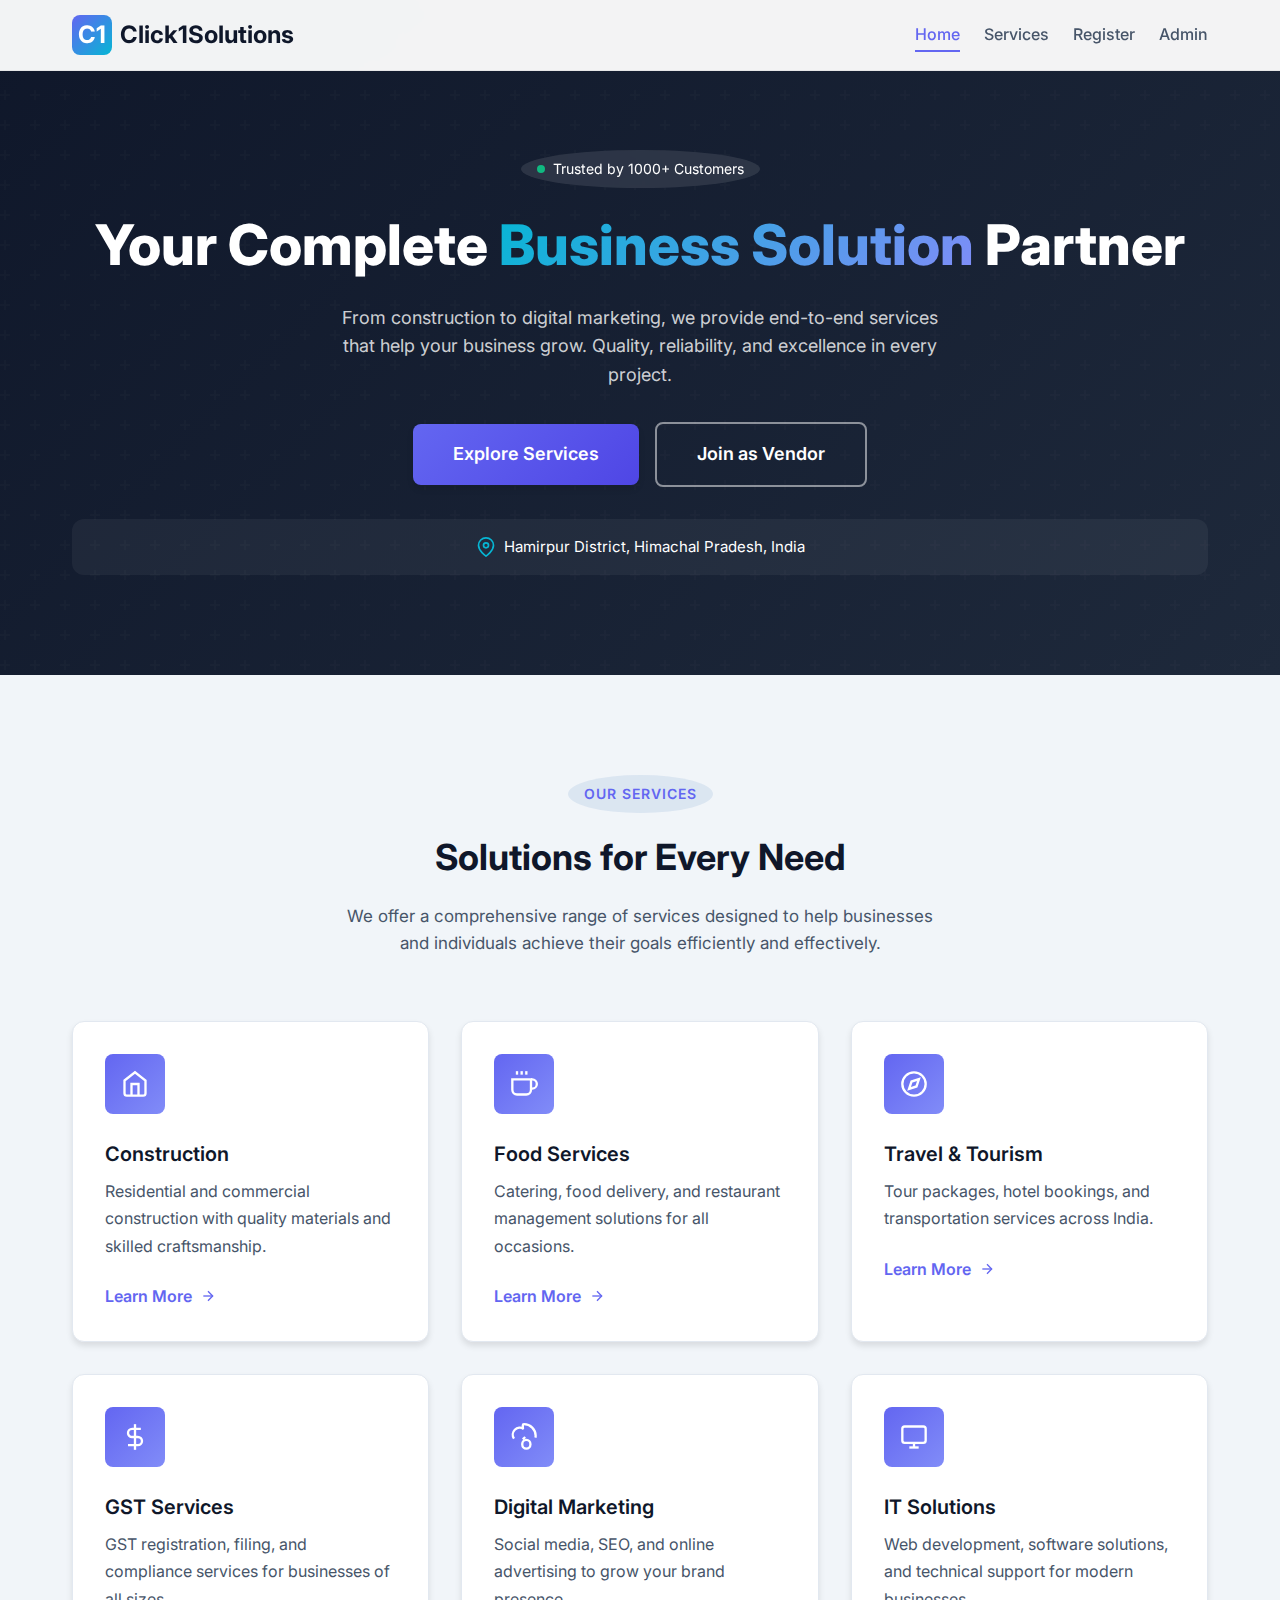
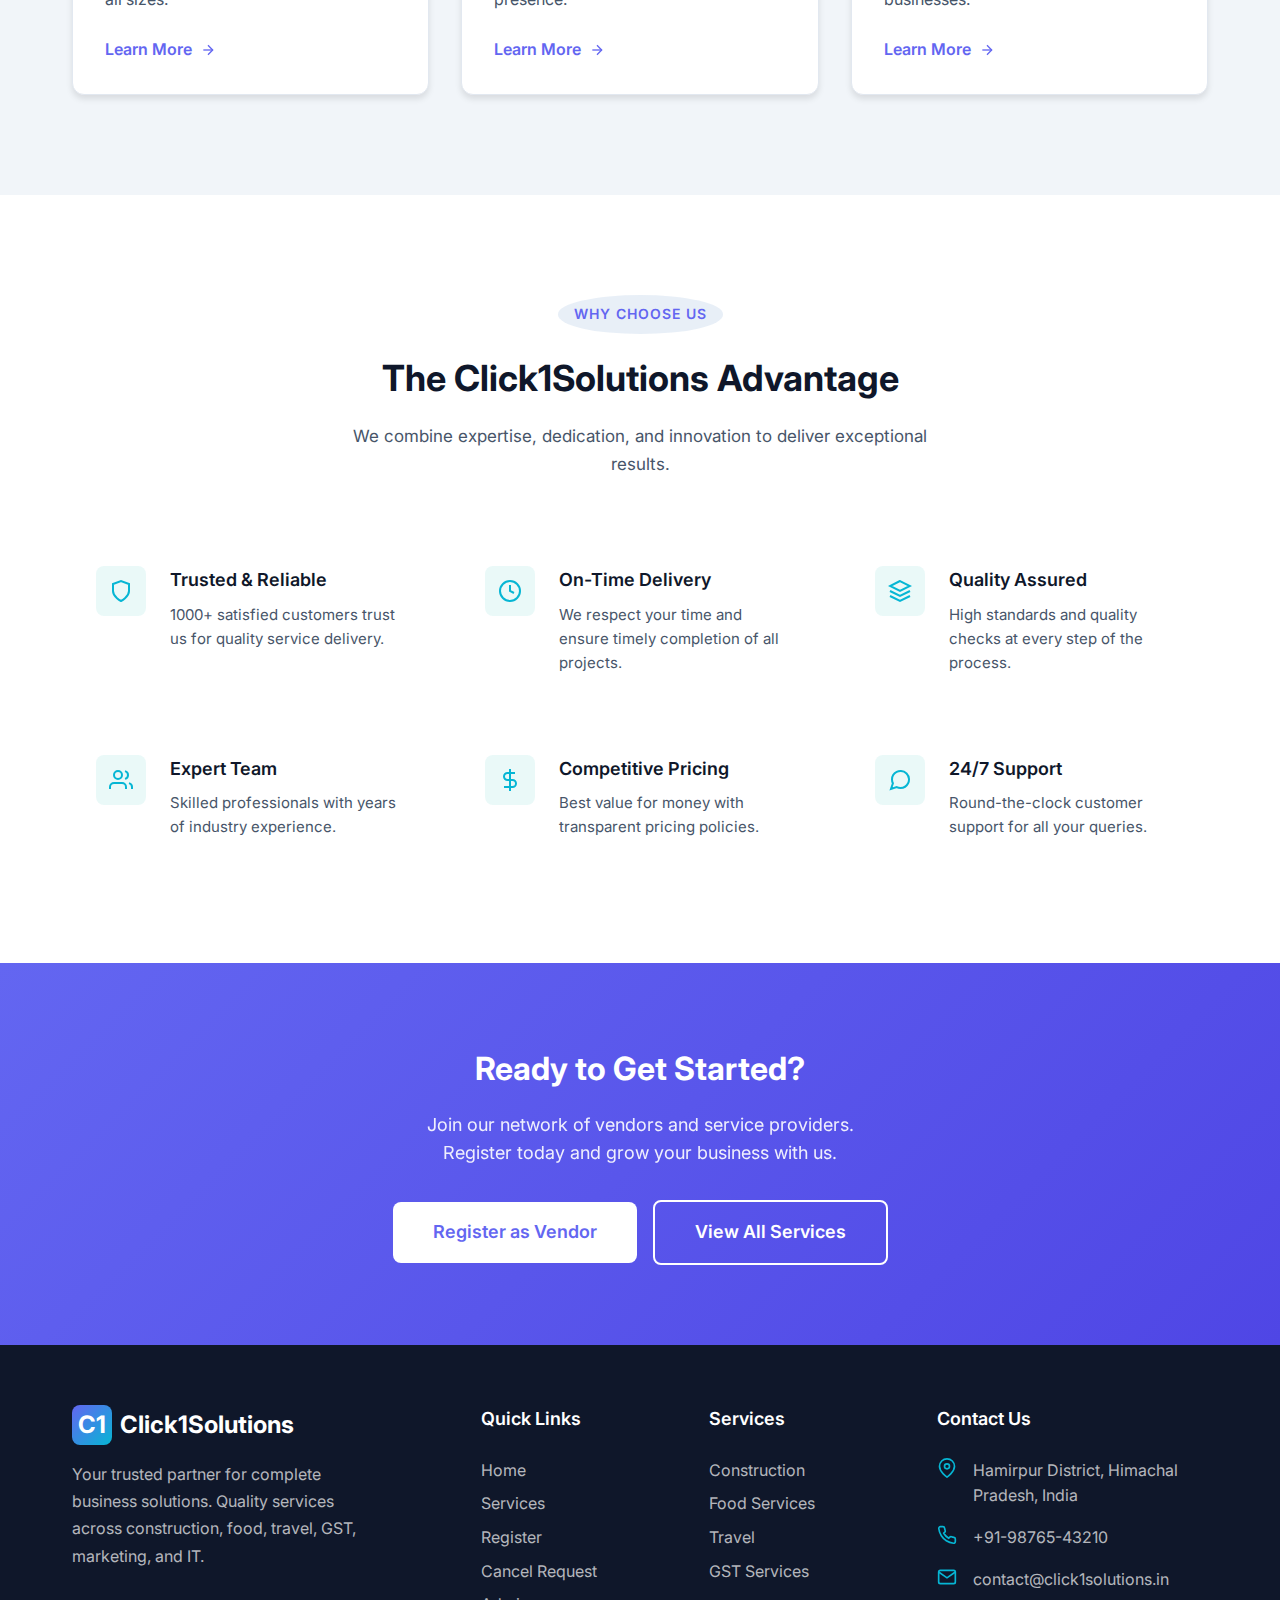
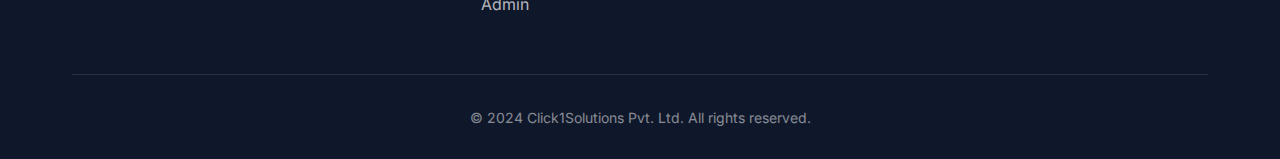
<file: index.html>
<!DOCTYPE html>
<html lang="en">
<head>
    <meta charset="UTF-8">
    <meta name="viewport" content="width=device-width, initial-scale=1.0">
    <meta name="description" content="Click1Solutions Pvt. Ltd. - Your trusted partner for Construction, Food Services, Travel, GST, Marketing, and IT solutions in Hamirpur, Himachal Pradesh.">
    <meta name="keywords" content="Click1Solutions, construction, food services, travel, GST, marketing, IT, Hamirpur, Himachal Pradesh">
    <meta name="author" content="Click1Solutions Pvt. Ltd.">
    <meta name="theme-color" content="#6366f1">
    
    <!-- PWA -->
    <link rel="manifest" href="manifest.json">
    <link rel="apple-touch-icon" href="data:image/svg+xml,%3Csvg xmlns='http://www.w3.org/2000/svg' viewBox='0 0 100 100'%3E%3Crect fill='%231a5fb4' width='100' height='100' rx='20'/%3E%3Ctext x='50' y='65' font-size='45' text-anchor='middle' fill='white' font-family='Arial'%3EC1%3C/text%3E%3C/svg%3E">
    
    <title>Click1Solutions Pvt. Ltd. | Complete Business Solutions</title>
    
    <link rel="stylesheet" href="style.css">
</head>
<body>
    <!-- Header -->
    <header class="header" id="header">
        <div class="container header-inner">
            <a href="index.html" class="logo">
                <div class="logo-icon">C1</div>
                <span>Click1Solutions</span>
            </a>
            
            <nav class="nav">
                <ul class="nav-list">
                    <li><a href="index.html" class="nav-link active">Home</a></li>
                    <li><a href="services.html" class="nav-link">Services</a></li>
                    <li><a href="staff-register.html" class="nav-link">Register</a></li>
                    <li><a href="admin-login.html" class="nav-link">Admin</a></li>
                </ul>
            </nav>
            
            <button class="menu-toggle" id="menuToggle" aria-label="Toggle menu">
                <span></span>
                <span></span>
                <span></span>
            </button>
        </div>
    </header>
    
    <!-- Mobile Navigation -->
    <nav class="mobile-nav" id="mobileNav">
        <ul class="mobile-nav-list">
            <li class="mobile-nav-item"><a href="index.html" class="mobile-nav-link">Home</a></li>
            <li class="mobile-nav-item"><a href="services.html" class="mobile-nav-link">Services</a></li>
            <li class="mobile-nav-item"><a href="construction.html" class="mobile-nav-link">Construction</a></li>
            <li class="mobile-nav-item"><a href="food.html" class="mobile-nav-link">Food Services</a></li>
            <li class="mobile-nav-item"><a href="travel.html" class="mobile-nav-link">Travel</a></li>
            <li class="mobile-nav-item"><a href="gst.html" class="mobile-nav-link">GST Services</a></li>
            <li class="mobile-nav-item"><a href="marketing.html" class="mobile-nav-link">Marketing</a></li>
            <li class="mobile-nav-item"><a href="it.html" class="mobile-nav-link">IT Solutions</a></li>
            <li class="mobile-nav-item"><a href="staff-register.html" class="mobile-nav-link">Register as Staff/Vendor</a></li>
            <li class="mobile-nav-item"><a href="admin-login.html" class="mobile-nav-link">Admin Login</a></li>
        </ul>
    </nav>
    
    <!-- Hero Section -->
    <section class="hero">
        <div class="container hero-content">
            <div class="hero-badge">
                <span></span>
                Trusted by 1000+ Customers
            </div>
            <h1 class="hero-title">
                Your Complete <span>Business Solution</span> Partner
            </h1>
            <p class="hero-description">
                From construction to digital marketing, we provide end-to-end services 
                that help your business grow. Quality, reliability, and excellence in every project.
            </p>
            <div class="hero-buttons">
                <a href="services.html" class="btn btn-primary btn-lg">Explore Services</a>
                <a href="staff-register.html" class="btn btn-outline btn-lg" style="border-color: rgba(255,255,255,0.5); color: white;">Join as Vendor</a>
            </div>
            <div class="hero-location">
                <svg width="20" height="20" viewBox="0 0 24 24" fill="none" stroke="currentColor" stroke-width="2">
                    <path d="M21 10c0 7-9 13-9 13s-9-6-9-13a9 9 0 0 1 18 0z"></path>
                    <circle cx="12" cy="10" r="3"></circle>
                </svg>
                <span>Hamirpur District, Himachal Pradesh, India</span>
            </div>
        </div>
    </section>
    
    <!-- Services Section -->
    <section class="section">
        <div class="container">
            <div class="section-header">
                <span class="section-label">Our Services</span>
                <h2 class="section-title">Solutions for Every Need</h2>
                <p class="section-description">
                    We offer a comprehensive range of services designed to help businesses 
                    and individuals achieve their goals efficiently and effectively.
                </p>
            </div>
            
            <div class="services-grid">
                <!-- Construction -->
                <div class="service-card">
                    <div class="service-icon">
                        <svg viewBox="0 0 24 24" fill="none" stroke="currentColor" stroke-width="2">
                            <path d="M3 9l9-7 9 7v11a2 2 0 0 1-2 2H5a2 2 0 0 1-2-2z"></path>
                            <polyline points="9 22 9 12 15 12 15 22"></polyline>
                        </svg>
                    </div>
                    <h3 class="service-title">Construction</h3>
                    <p class="service-description">
                        Residential and commercial construction with quality materials and skilled craftsmanship.
                    </p>
                    <a href="construction.html" class="service-link">
                        Learn More
                        <svg width="16" height="16" viewBox="0 0 24 24" fill="none" stroke="currentColor" stroke-width="2">
                            <line x1="5" y1="12" x2="19" y2="12"></line>
                            <polyline points="12 5 19 12 12 19"></polyline>
                        </svg>
                    </a>
                </div>
                
                <!-- Food Services -->
                <div class="service-card">
                    <div class="service-icon">
                        <svg viewBox="0 0 24 24" fill="none" stroke="currentColor" stroke-width="2">
                            <path d="M18 8h1a4 4 0 0 1 0 8h-1"></path>
                            <path d="M2 8h16v9a4 4 0 0 1-4 4H6a4 4 0 0 1-4-4V8z"></path>
                            <line x1="6" y1="1" x2="6" y2="4"></line>
                            <line x1="10" y1="1" x2="10" y2="4"></line>
                            <line x1="14" y1="1" x2="14" y2="4"></line>
                        </svg>
                    </div>
                    <h3 class="service-title">Food Services</h3>
                    <p class="service-description">
                        Catering, food delivery, and restaurant management solutions for all occasions.
                    </p>
                    <a href="food.html" class="service-link">
                        Learn More
                        <svg width="16" height="16" viewBox="0 0 24 24" fill="none" stroke="currentColor" stroke-width="2">
                            <line x1="5" y1="12" x2="19" y2="12"></line>
                            <polyline points="12 5 19 12 12 19"></polyline>
                        </svg>
                    </a>
                </div>
                
                <!-- Travel -->
                <div class="service-card">
                    <div class="service-icon">
                        <svg viewBox="0 0 24 24" fill="none" stroke="currentColor" stroke-width="2">
                            <circle cx="12" cy="12" r="10"></circle>
                            <polygon points="16.24 7.76 14.12 14.12 7.76 16.24 9.88 9.88 16.24 7.76"></polygon>
                        </svg>
                    </div>
                    <h3 class="service-title">Travel & Tourism</h3>
                    <p class="service-description">
                        Tour packages, hotel bookings, and transportation services across India.
                    </p>
                    <a href="travel.html" class="service-link">
                        Learn More
                        <svg width="16" height="16" viewBox="0 0 24 24" fill="none" stroke="currentColor" stroke-width="2">
                            <line x1="5" y1="12" x2="19" y2="12"></line>
                            <polyline points="12 5 19 12 12 19"></polyline>
                        </svg>
                    </a>
                </div>
                
                <!-- GST -->
                <div class="service-card">
                    <div class="service-icon">
                        <svg viewBox="0 0 24 24" fill="none" stroke="currentColor" stroke-width="2">
                            <line x1="12" y1="1" x2="12" y2="23"></line>
                            <path d="M17 5H9.5a3.5 3.5 0 0 0 0 7h5a3.5 3.5 0 0 1 0 7H6"></path>
                        </svg>
                    </div>
                    <h3 class="service-title">GST Services</h3>
                    <p class="service-description">
                        GST registration, filing, and compliance services for businesses of all sizes.
                    </p>
                    <a href="gst.html" class="service-link">
                        Learn More
                        <svg width="16" height="16" viewBox="0 0 24 24" fill="none" stroke="currentColor" stroke-width="2">
                            <line x1="5" y1="12" x2="19" y2="12"></line>
                            <polyline points="12 5 19 12 12 19"></polyline>
                        </svg>
                    </a>
                </div>
                
                <!-- Marketing -->
                <div class="service-card">
                    <div class="service-icon">
                        <svg viewBox="0 0 24 24" fill="none" stroke="currentColor" stroke-width="2">
                            <path d="M11 5.08V2a1 1 0 0 1 1-1 10 10 0 0 1 10 10c0 .5-.1 1.02-.25 1.5"></path>
                            <path d="M14 14.5a3.5 3.5 0 0 0-3.5 3.5v.5a3.5 3.5 0 0 0 7 0v-.5a3.5 3.5 0 0 0-3.5-3.5z"></path>
                            <path d="M3.42 13.42a6 6 0 0 1 8.34-8.34"></path>
                            <path d="M11 14l2-2"></path>
                        </svg>
                    </div>
                    <h3 class="service-title">Digital Marketing</h3>
                    <p class="service-description">
                        Social media, SEO, and online advertising to grow your brand presence.
                    </p>
                    <a href="marketing.html" class="service-link">
                        Learn More
                        <svg width="16" height="16" viewBox="0 0 24 24" fill="none" stroke="currentColor" stroke-width="2">
                            <line x1="5" y1="12" x2="19" y2="12"></line>
                            <polyline points="12 5 19 12 12 19"></polyline>
                        </svg>
                    </a>
                </div>
                
                <!-- IT Solutions -->
                <div class="service-card">
                    <div class="service-icon">
                        <svg viewBox="0 0 24 24" fill="none" stroke="currentColor" stroke-width="2">
                            <rect x="2" y="3" width="20" height="14" rx="2" ry="2"></rect>
                            <line x1="8" y1="21" x2="16" y2="21"></line>
                            <line x1="12" y1="17" x2="12" y2="21"></line>
                        </svg>
                    </div>
                    <h3 class="service-title">IT Solutions</h3>
                    <p class="service-description">
                        Web development, software solutions, and technical support for modern businesses.
                    </p>
                    <a href="it.html" class="service-link">
                        Learn More
                        <svg width="16" height="16" viewBox="0 0 24 24" fill="none" stroke="currentColor" stroke-width="2">
                            <line x1="5" y1="12" x2="19" y2="12"></line>
                            <polyline points="12 5 19 12 12 19"></polyline>
                        </svg>
                    </a>
                </div>
            </div>
        </div>
    </section>
    
    <!-- Features Section -->
    <section class="section features-section">
        <div class="container">
            <div class="section-header">
                <span class="section-label">Why Choose Us</span>
                <h2 class="section-title">The Click1Solutions Advantage</h2>
                <p class="section-description">
                    We combine expertise, dedication, and innovation to deliver exceptional results.
                </p>
            </div>
            
            <div class="features-grid">
                <div class="feature-item">
                    <div class="feature-icon">
                        <svg viewBox="0 0 24 24" fill="none" stroke="currentColor" stroke-width="2">
                            <path d="M12 22s8-4 8-10V5l-8-3-8 3v7c0 6 8 10 8 10z"></path>
                        </svg>
                    </div>
                    <div class="feature-content">
                        <h3>Trusted & Reliable</h3>
                        <p>1000+ satisfied customers trust us for quality service delivery.</p>
                    </div>
                </div>
                
                <div class="feature-item">
                    <div class="feature-icon">
                        <svg viewBox="0 0 24 24" fill="none" stroke="currentColor" stroke-width="2">
                            <circle cx="12" cy="12" r="10"></circle>
                            <polyline points="12 6 12 12 16 14"></polyline>
                        </svg>
                    </div>
                    <div class="feature-content">
                        <h3>On-Time Delivery</h3>
                        <p>We respect your time and ensure timely completion of all projects.</p>
                    </div>
                </div>
                
                <div class="feature-item">
                    <div class="feature-icon">
                        <svg viewBox="0 0 24 24" fill="none" stroke="currentColor" stroke-width="2">
                            <path d="M12 2L2 7l10 5 10-5-10-5zM2 17l10 5 10-5M2 12l10 5 10-5"></path>
                        </svg>
                    </div>
                    <div class="feature-content">
                        <h3>Quality Assured</h3>
                        <p>High standards and quality checks at every step of the process.</p>
                    </div>
                </div>
                
                <div class="feature-item">
                    <div class="feature-icon">
                        <svg viewBox="0 0 24 24" fill="none" stroke="currentColor" stroke-width="2">
                            <path d="M17 21v-2a4 4 0 0 0-4-4H5a4 4 0 0 0-4 4v2"></path>
                            <circle cx="9" cy="7" r="4"></circle>
                            <path d="M23 21v-2a4 4 0 0 0-3-3.87"></path>
                            <path d="M16 3.13a4 4 0 0 1 0 7.75"></path>
                        </svg>
                    </div>
                    <div class="feature-content">
                        <h3>Expert Team</h3>
                        <p>Skilled professionals with years of industry experience.</p>
                    </div>
                </div>
                
                <div class="feature-item">
                    <div class="feature-icon">
                        <svg viewBox="0 0 24 24" fill="none" stroke="currentColor" stroke-width="2">
                            <line x1="12" y1="1" x2="12" y2="23"></line>
                            <path d="M17 5H9.5a3.5 3.5 0 0 0 0 7h5a3.5 3.5 0 0 1 0 7H6"></path>
                        </svg>
                    </div>
                    <div class="feature-content">
                        <h3>Competitive Pricing</h3>
                        <p>Best value for money with transparent pricing policies.</p>
                    </div>
                </div>
                
                <div class="feature-item">
                    <div class="feature-icon">
                        <svg viewBox="0 0 24 24" fill="none" stroke="currentColor" stroke-width="2">
                            <path d="M21 11.5a8.38 8.38 0 0 1-.9 3.8 8.5 8.5 0 0 1-7.6 4.7 8.38 8.38 0 0 1-3.8-.9L3 21l1.9-5.7a8.38 8.38 0 0 1-.9-3.8 8.5 8.5 0 0 1 4.7-7.6 8.38 8.38 0 0 1 3.8-.9h.5a8.48 8.48 0 0 1 8 8v.5z"></path>
                        </svg>
                    </div>
                    <div class="feature-content">
                        <h3>24/7 Support</h3>
                        <p>Round-the-clock customer support for all your queries.</p>
                    </div>
                </div>
            </div>
        </div>
    </section>
    
    <!-- CTA Section -->
    <section class="cta-section">
        <div class="container">
            <h2 class="cta-title">Ready to Get Started?</h2>
            <p class="cta-description">
                Join our network of vendors and service providers. 
                Register today and grow your business with us.
            </p>
            <div class="cta-buttons">
                <a href="staff-register.html" class="btn btn-lg" style="background: white; color: var(--primary);">Register as Vendor</a>
                <a href="services.html" class="btn btn-outline btn-lg">View All Services</a>
            </div>
        </div>
    </section>
    
    <!-- Footer -->
    <footer class="footer">
        <div class="container">
            <div class="footer-grid">
                <div class="footer-brand">
                    <div class="footer-logo">
                        <div class="logo-icon">C1</div>
                        <span>Click1Solutions</span>
                    </div>
                    <p class="footer-description">
                        Your trusted partner for complete business solutions. 
                        Quality services across construction, food, travel, GST, marketing, and IT.
                    </p>
                </div>
                
                <div>
                    <h4 class="footer-title">Quick Links</h4>
                    <ul class="footer-links">
                        <li class="footer-link"><a href="index.html">Home</a></li>
                        <li class="footer-link"><a href="services.html">Services</a></li>
                        <li class="footer-link"><a href="staff-register.html">Register</a></li>
                        <li class="footer-link"><a href="cancel-request.html">Cancel Request</a></li>
                        <li class="footer-link"><a href="admin-login.html">Admin</a></li>
                    </ul>
                </div>
                
                <div>
                    <h4 class="footer-title">Services</h4>
                    <ul class="footer-links">
                        <li class="footer-link"><a href="construction.html">Construction</a></li>
                        <li class="footer-link"><a href="food.html">Food Services</a></li>
                        <li class="footer-link"><a href="travel.html">Travel</a></li>
                        <li class="footer-link"><a href="gst.html">GST Services</a></li>
                    </ul>
                </div>
                
                <div>
                    <h4 class="footer-title">Contact Us</h4>
                    <div class="footer-contact-item">
                        <svg width="20" height="20" viewBox="0 0 24 24" fill="none" stroke="currentColor" stroke-width="2">
                            <path d="M21 10c0 7-9 13-9 13s-9-6-9-13a9 9 0 0 1 18 0z"></path>
                            <circle cx="12" cy="10" r="3"></circle>
                        </svg>
                        <span>Hamirpur District, Himachal Pradesh, India</span>
                    </div>
                    <div class="footer-contact-item">
                        <svg width="20" height="20" viewBox="0 0 24 24" fill="none" stroke="currentColor" stroke-width="2">
                            <path d="M22 16.92v3a2 2 0 0 1-2.18 2 19.79 19.79 0 0 1-8.63-3.07 19.5 19.5 0 0 1-6-6 19.79 19.79 0 0 1-3.07-8.67A2 2 0 0 1 4.11 2h3a2 2 0 0 1 2 1.72 12.84 12.84 0 0 0 .7 2.81 2 2 0 0 1-.45 2.11L8.09 9.91a16 16 0 0 0 6 6l1.27-1.27a2 2 0 0 1 2.11-.45 12.84 12.84 0 0 0 2.81.7A2 2 0 0 1 22 16.92z"></path>
                        </svg>
                        <span>+91-98765-43210</span>
                    </div>
                    <div class="footer-contact-item">
                        <svg width="20" height="20" viewBox="0 0 24 24" fill="none" stroke="currentColor" stroke-width="2">
                            <path d="M4 4h16c1.1 0 2 .9 2 2v12c0 1.1-.9 2-2 2H4c-1.1 0-2-.9-2-2V6c0-1.1.9-2 2-2z"></path>
                            <polyline points="22,6 12,13 2,6"></polyline>
                        </svg>
                        <span>contact@click1solutions.in</span>
                    </div>
                </div>
            </div>
            
            <div class="footer-bottom">
                <p>&copy; 2024 Click1Solutions Pvt. Ltd. All rights reserved.</p>
            </div>
        </div>
    </footer>
    
    <!-- Toast Container -->
    <div class="toast-container" id="toastContainer"></div>
    
    <script src="security.js"></script>
    <script src="script.js"></script>
</body>
</html>
</file>
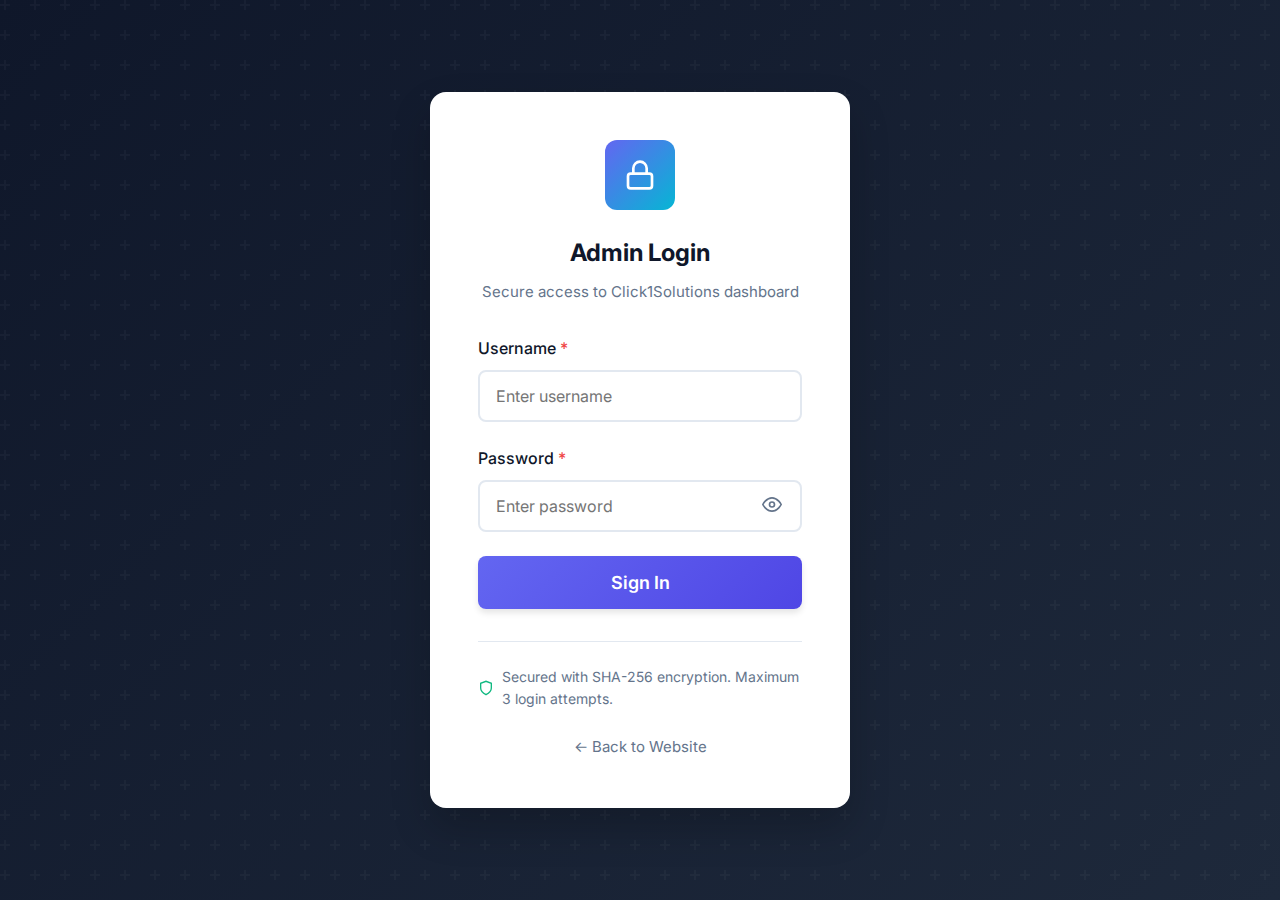
<file: admin-dashboard.html>
<!DOCTYPE html>
<html lang="en">
<head>
    <meta charset="UTF-8">
    <meta name="viewport" content="width=device-width, initial-scale=1.0">
    <meta name="description" content="Admin Dashboard - Click1Solutions Pvt. Ltd.">
    <meta name="robots" content="noindex, nofollow">
    <meta name="theme-color" content="#6366f1">
    <title>Admin Dashboard | Click1Solutions Pvt. Ltd.</title>
    <link rel="stylesheet" href="style.css">
</head>
<body>
    <!-- Admin Header -->
    <header class="admin-header">
        <div class="container admin-header-inner">
            <a href="admin-dashboard.html" class="admin-logo">
                <div class="logo-icon" style="width: 35px; height: 35px; font-size: 0.875rem;">C1</div>
                <span>Admin Panel</span>
            </a>
            
            <div class="admin-user">
                <span>Administrator</span>
                <button class="btn btn-sm btn-danger" id="logoutBtn">
                    <svg width="16" height="16" viewBox="0 0 24 24" fill="none" stroke="currentColor" stroke-width="2" style="margin-right: 6px;">
                        <path d="M9 21H5a2 2 0 0 1-2-2V5a2 2 0 0 1 2-2h4"></path>
                        <polyline points="16 17 21 12 16 7"></polyline>
                        <line x1="21" y1="12" x2="9" y2="12"></line>
                    </svg>
                    Logout
                </button>
            </div>
        </div>
    </header>
    
    <!-- Admin Main Content -->
    <main class="admin-main">
        <div class="container">
            <!-- Stats Cards -->
            <div class="dashboard-stats">
                <div class="stat-card pending">
                    <div class="stat-value" id="pendingCount">0</div>
                    <div class="stat-label">Pending</div>
                </div>
                <div class="stat-card approved">
                    <div class="stat-value" id="approvedCount">0</div>
                    <div class="stat-label">Approved</div>
                </div>
                <div class="stat-card rejected">
                    <div class="stat-value" id="rejectedCount">0</div>
                    <div class="stat-label">Rejected</div>
                </div>
                <div class="stat-card total">
                    <div class="stat-value" id="totalCount">0</div>
                    <div class="stat-label">Total</div>
                </div>
            </div>
            
            <!-- Filter Tabs -->
            <div class="dashboard-section">
                <div style="display: flex; gap: var(--space-sm); margin-bottom: var(--space-lg); flex-wrap: wrap;">
                    <button class="btn btn-sm btn-primary filter-btn active" data-filter="all">All Requests</button>
                    <button class="btn btn-sm btn-outline filter-btn" data-filter="pending">Pending</button>
                    <button class="btn btn-sm btn-outline filter-btn" data-filter="approved">Approved</button>
                    <button class="btn btn-sm btn-outline filter-btn" data-filter="rejected">Rejected</button>
                </div>
                
                <h2>Staff/Vendor Requests</h2>
                
                <div class="requests-table-container">
                    <table class="requests-table" id="requestsTable">
                        <thead>
                            <tr>
                                <th>Name</th>
                                <th>Service</th>
                                <th>Location</th>
                                <th>Date</th>
                                <th>Status</th>
                                <th>Actions</th>
                            </tr>
                        </thead>
                        <tbody id="requestsTableBody">
                            <!-- Dynamic content -->
                        </tbody>
                    </table>
                </div>
                
                <div class="empty-state" id="emptyState" style="display: none;">
                    <svg viewBox="0 0 24 24" fill="none" stroke="currentColor" stroke-width="2">
                        <path d="M14 2H6a2 2 0 0 0-2 2v16a2 2 0 0 0 2 2h12a2 2 0 0 0 2-2V8z"></path>
                        <polyline points="14 2 14 8 20 8"></polyline>
                        <line x1="16" y1="13" x2="8" y2="13"></line>
                        <line x1="16" y1="17" x2="8" y2="17"></line>
                        <polyline points="10 9 9 9 8 9"></polyline>
                    </svg>
                    <h3>No requests found</h3>
                    <p>There are no requests matching your filter.</p>
                </div>
            </div>
        </div>
    </main>
    
    <!-- Approval Modal -->
    <div class="modal-overlay" id="approvalModal">
        <div class="modal">
            <div class="modal-header">
                <div class="modal-icon success">
                    <svg width="32" height="32" viewBox="0 0 24 24" fill="none" stroke="currentColor" stroke-width="2">
                        <polyline points="20 6 9 17 4 12"></polyline>
                    </svg>
                </div>
                <h3>Approve Request</h3>
                <p>Are you sure you want to approve this request? The applicant will be notified.</p>
            </div>
            <div class="modal-footer" style="display: flex; gap: var(--space-md);">
                <button class="btn btn-outline" onclick="closeApprovalModal()" style="flex: 1;">Cancel</button>
                <button class="btn btn-success" id="confirmApproveBtn" style="flex: 1;">Approve</button>
            </div>
        </div>
    </div>
    
    <!-- Rejection Modal -->
    <div class="modal-overlay" id="rejectionModal">
        <div class="modal">
            <div class="modal-header">
                <div class="modal-icon error">
                    <svg width="32" height="32" viewBox="0 0 24 24" fill="none" stroke="currentColor" stroke-width="2">
                        <circle cx="12" cy="12" r="10"></circle>
                        <line x1="15" y1="9" x2="9" y2="15"></line>
                        <line x1="9" y1="9" x2="15" y2="15"></line>
                    </svg>
                </div>
                <h3>Reject Request</h3>
                <p>Are you sure you want to reject this request? This action cannot be undone.</p>
            </div>
            <div class="modal-footer" style="display: flex; gap: var(--space-md);">
                <button class="btn btn-outline" onclick="closeRejectionModal()" style="flex: 1;">Cancel</button>
                <button class="btn btn-danger" id="confirmRejectBtn" style="flex: 1;">Reject</button>
            </div>
        </div>
    </div>
    
    <!-- View Details Modal -->
    <div class="modal-overlay" id="detailsModal">
        <div class="modal" style="max-width: 600px;">
            <div class="modal-header" style="text-align: left;">
                <h3>Request Details</h3>
                <div id="requestDetails" style="margin-top: var(--space-lg);">
                    <!-- Dynamic content -->
                </div>
            </div>
            <div class="modal-footer">
                <button class="btn btn-primary btn-block" onclick="closeDetailsModal()">Close</button>
            </div>
        </div>
    </div>
    
    <!-- Cancel Modal (Double Confirmation) -->
    <div class="modal-overlay" id="cancelModal">
        <div class="modal">
            <!-- Step 1: First Confirmation -->
            <div id="cancelStep1" class="confirmation-step active">
                <div class="modal-header">
                    <div class="modal-icon" style="background: rgba(239, 68, 68, 0.1); color: var(--danger);">
                        <svg width="32" height="32" viewBox="0 0 24 24" fill="none" stroke="currentColor" stroke-width="2">
                            <path d="M10.29 3.86L1.82 18a2 2 0 0 0 1.71 3h16.94a2 2 0 0 0 1.71-3L13.71 3.86a2 2 0 0 0-3.42 0z"></path>
                            <line x1="12" y1="9" x2="12" y2="13"></line>
                            <line x1="12" y1="17" x2="12.01" y2="17"></line>
                        </svg>
                    </div>
                    <h3>Delete Request?</h3>
                    <p>Are you sure you want to delete this request? This action cannot be undone.</p>
                </div>
                <div class="modal-footer" style="display: flex; gap: var(--space-md);">
                    <button class="btn btn-outline" onclick="closeCancelModal()" style="flex: 1;">No, Keep It</button>
                    <button class="btn btn-danger" onclick="proceedToCancelStep2()" style="flex: 1;">Yes, Delete</button>
                </div>
            </div>
            
            <!-- Step 2: Final Confirmation -->
            <div id="cancelStep2" class="confirmation-step">
                <div class="modal-header">
                    <div class="modal-icon" style="background: rgba(239, 68, 68, 0.1); color: var(--danger);">
                        <svg width="32" height="32" viewBox="0 0 24 24" fill="none" stroke="currentColor" stroke-width="2">
                            <polyline points="3 6 5 6 21 6"></polyline>
                            <path d="M19 6v14a2 2 0 0 1-2 2H7a2 2 0 0 1-2-2V6m3 0V4a2 2 0 0 1 2-2h4a2 2 0 0 1 2 2v2"></path>
                        </svg>
                    </div>
                    <h3>Final Confirmation</h3>
                    <p><strong>Warning:</strong> This is your last chance. The request will be permanently removed from the system.</p>
                </div>
                <div class="modal-footer" style="display: flex; gap: var(--space-md);">
                    <button class="btn btn-outline" onclick="goBackToCancelStep1()" style="flex: 1;">Go Back</button>
                    <button class="btn btn-danger" onclick="confirmCancelRequest()" style="flex: 1;">Permanently Delete</button>
                </div>
            </div>
        </div>
    </div>
    
    <!-- Toast Container -->
    <div class="toast-container" id="toastContainer"></div>
    
    <script src="security.js"></script>
    <script src="admin.js"></script>
    <script>
        // Dashboard-specific handlers
        (function() {
            // Logout handler
            document.getElementById('logoutBtn').addEventListener('click', function() {
                if (confirm('Are you sure you want to logout?')) {
                    SecurityModule.clearSession();
                    
                    // Clear sensitive data from memory
                    window.location.replace('admin-login.html');
                }
            });
            
            // Filter buttons
            const filterBtns = document.querySelectorAll('.filter-btn');
            filterBtns.forEach(btn => {
                btn.addEventListener('click', function() {
                    filterBtns.forEach(b => {
                        b.classList.remove('btn-primary', 'active');
                        b.classList.add('btn-outline');
                    });
                    this.classList.remove('btn-outline');
                    this.classList.add('btn-primary', 'active');
                    
                    const filter = this.dataset.filter;
                    renderRequests(filter);
                });
            });
            
            // Modal close handlers
            window.closeApprovalModal = function() {
                document.getElementById('approvalModal').classList.remove('active');
            };
            
            window.closeRejectionModal = function() {
                document.getElementById('rejectionModal').classList.remove('active');
            };
            
            window.closeDetailsModal = function() {
                document.getElementById('detailsModal').classList.remove('active');
            };
            
            // Cancel modal handlers
            window.closeCancelModal = function() {
                document.getElementById('cancelModal').classList.remove('active');
                document.getElementById('cancelStep1').classList.add('active');
                document.getElementById('cancelStep2').classList.remove('active');
            };
            
            window.proceedToCancelStep2 = function() {
                document.getElementById('cancelStep1').classList.remove('active');
                document.getElementById('cancelStep2').classList.add('active');
            };
            
            window.goBackToCancelStep1 = function() {
                document.getElementById('cancelStep2').classList.remove('active');
                document.getElementById('cancelStep1').classList.add('active');
            };
            
            // Close modals on overlay click
            document.querySelectorAll('.modal-overlay').forEach(overlay => {
                overlay.addEventListener('click', function(e) {
                    if (e.target === this) {
                        this.classList.remove('active');
                    }
                });
            });
        })();
    </script>
</body>
</html>
</file>
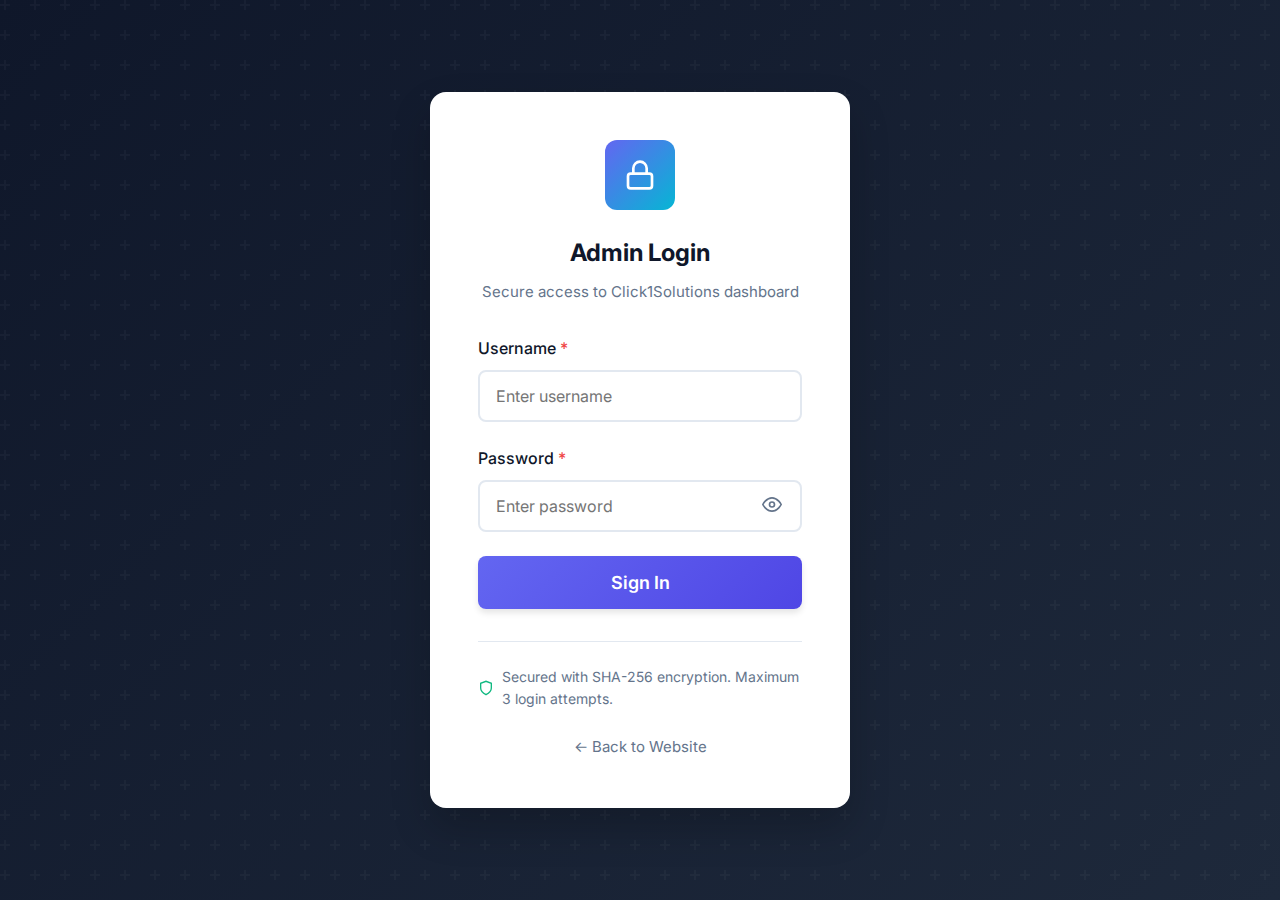
<file: admin-login.html>
<!DOCTYPE html>
<html lang="en">
<head>
    <meta charset="UTF-8">
    <meta name="viewport" content="width=device-width, initial-scale=1.0">
    <meta name="description" content="Admin Login - Click1Solutions Pvt. Ltd.">
    <meta name="robots" content="noindex, nofollow">
    <meta name="theme-color" content="#6366f1">
    <title>Admin Login | Click1Solutions Pvt. Ltd.</title>
    <link rel="stylesheet" href="style.css">
    <style>
        /* Additional admin login styles */
        .admin-login {
            min-height: 100vh;
            display: flex;
            align-items: center;
            justify-content: center;
            padding: var(--space-lg);
            background: linear-gradient(135deg, var(--dark) 0%, var(--dark-light) 100%);
            position: relative;
        }
        
        .admin-login::before {
            content: '';
            position: absolute;
            top: 0;
            left: 0;
            right: 0;
            bottom: 0;
            background: url("data:image/svg+xml,%3Csvg width='60' height='60' viewBox='0 0 60 60' xmlns='http://www.w3.org/2000/svg'%3E%3Cg fill='none' fill-rule='evenodd'%3E%3Cg fill='%23ffffff' fill-opacity='0.03'%3E%3Cpath d='M36 34v-4h-2v4h-4v2h4v4h2v-4h4v-2h-4zm0-30V0h-2v4h-4v2h4v4h2V6h4V4h-4zM6 34v-4H4v4H0v2h4v4h2v-4h4v-2H6zM6 4V0H4v4H0v2h4v4h2V6h4V4H6z'/%3E%3C/g%3E%3C/g%3E%3C/svg%3E");
        }
        
        .login-card {
            width: 100%;
            max-width: 420px;
            background: var(--white);
            border-radius: var(--radius-xl);
            padding: var(--space-2xl);
            box-shadow: var(--shadow-xl);
            position: relative;
            z-index: 1;
        }
        
        .login-header {
            text-align: center;
            margin-bottom: var(--space-xl);
        }
        
        .login-logo {
            width: 70px;
            height: 70px;
            background: linear-gradient(135deg, #6366f1 0%, #06b6d4 100%);
            border-radius: var(--radius-lg);
            display: flex;
            align-items: center;
            justify-content: center;
            margin: 0 auto var(--space-lg);
        }
        
        .login-logo svg {
            width: 32px;
            height: 32px;
            color: var(--white);
        }
        
        .login-header h1 {
            font-size: 1.5rem;
            font-weight: 700;
            color: var(--dark);
            margin-bottom: var(--space-sm);
        }
        
        .login-header p {
            color: var(--gray);
            font-size: 0.9375rem;
        }
        
        .login-error {
            display: flex;
            align-items: center;
            gap: var(--space-sm);
            padding: var(--space-md);
            background: rgba(220, 53, 69, 0.1);
            border-radius: var(--radius-md);
            color: var(--danger);
            font-size: 0.9375rem;
            margin-bottom: var(--space-lg);
        }
        
        .login-error.hidden {
            display: none;
        }
        
        .login-error svg {
            flex-shrink: 0;
        }
        
        .lockout-message {
            text-align: center;
            padding: var(--space-lg);
            background: rgba(255, 152, 0, 0.1);
            border-radius: var(--radius-md);
            margin-bottom: var(--space-lg);
        }
        
        .lockout-message svg {
            width: 48px;
            height: 48px;
            color: var(--pending);
            margin-bottom: var(--space-md);
        }
        
        .lockout-message h3 {
            font-size: 1.125rem;
            color: var(--dark);
            margin-bottom: var(--space-sm);
        }
        
        .lockout-message p {
            color: var(--gray-dark);
            font-size: 0.9375rem;
        }
        
        .lockout-timer {
            font-size: 2rem;
            font-weight: 700;
            color: var(--pending);
            margin: var(--space-md) 0;
        }
        
        .password-wrapper {
            position: relative;
        }
        
        .password-toggle {
            position: absolute;
            right: 12px;
            top: 50%;
            transform: translateY(-50%);
            background: none;
            border: none;
            padding: var(--space-sm);
            color: var(--gray);
            cursor: pointer;
        }
        
        .password-toggle:hover {
            color: var(--dark);
        }
        
        .security-note {
            display: flex;
            align-items: center;
            gap: var(--space-sm);
            margin-top: var(--space-xl);
            padding-top: var(--space-lg);
            border-top: 1px solid var(--gray-light);
            font-size: 0.875rem;
            color: var(--gray);
        }
        
        .security-note svg {
            flex-shrink: 0;
            color: var(--success);
        }
        
        .back-link {
            text-align: center;
            margin-top: var(--space-lg);
        }
        
        .back-link a {
            color: var(--gray);
            font-size: 0.9375rem;
        }
        
        .back-link a:hover {
            color: var(--primary);
        }
    </style>
<base target="_blank">
</head>
<body>
    <div class="admin-login">
        <div class="login-card">
            <div class="login-header">
                <div class="login-logo">
                    <svg viewBox="0 0 24 24" fill="none" stroke="currentColor" stroke-width="2">
                        <rect x="3" y="11" width="18" height="11" rx="2" ry="2"></rect>
                        <path d="M7 11V7a5 5 0 0 1 10 0v4"></path>
                    </svg>
                </div>
                <h1>Admin Login</h1>
                <p>Secure access to Click1Solutions dashboard</p>
            </div>
            
            <!-- Lockout Message (hidden by default) -->
            <div id="lockoutMessage" class="lockout-message" style="display: none;">
                <svg viewBox="0 0 24 24" fill="none" stroke="currentColor" stroke-width="2">
                    <rect x="3" y="11" width="18" height="11" rx="2" ry="2"></rect>
                    <path d="M7 11V7a5 5 0 0 1 10 0v4"></path>
                </svg>
                <h3>Account Temporarily Locked</h3>
                <p>Too many failed login attempts. Please try again after:</p>
                <div class="lockout-timer" id="lockoutTimer">10:00</div>
            </div>
            
            <!-- Login Form -->
            <form id="adminLoginForm" novalidate>
                <!-- Error Message -->
                <div id="loginError" class="login-error hidden">
                    <svg width="20" height="20" viewBox="0 0 24 24" fill="none" stroke="currentColor" stroke-width="2">
                        <circle cx="12" cy="12" r="10"></circle>
                        <line x1="12" y1="8" x2="12" y2="12"></line>
                        <line x1="12" y1="16" x2="12.01" y2="16"></line>
                    </svg>
                    <span id="errorText">Invalid credentials</span>
                </div>
                
                <div class="form-group">
                    <label for="username" class="form-label required">Username</label>
                    <input 
                        type="text" 
                        id="username" 
                        name="username" 
                        class="form-input" 
                        placeholder="Enter username"
                        required
                        autocomplete="username"
                    >
                </div>
                
                <div class="form-group">
                    <label for="password" class="form-label required">Password</label>
                    <div class="password-wrapper">
                        <input 
                            type="password" 
                            id="password" 
                            name="password" 
                            class="form-input" 
                            placeholder="Enter password"
                            required
                            autocomplete="current-password"
                            minlength="8"
                        >
                        <button type="button" class="password-toggle" id="passwordToggle" aria-label="Toggle password visibility">
                            <svg width="20" height="20" viewBox="0 0 24 24" fill="none" stroke="currentColor" stroke-width="2" id="eyeIcon">
                                <path d="M1 12s4-8 11-8 11 8 11 8-4 8-11 8-11-8-11-8z"></path>
                                <circle cx="12" cy="12" r="3"></circle>
                            </svg>
                        </button>
                    </div>
                </div>
                
                <button type="submit" class="btn btn-primary btn-block btn-lg" id="loginBtn">
                    Sign In
                </button>
            </form>
            
            <div class="security-note">
                <svg width="16" height="16" viewBox="0 0 24 24" fill="none" stroke="currentColor" stroke-width="2">
                    <path d="M12 22s8-4 8-10V5l-8-3-8 3v7c0 6 8 10 8 10z"></path>
                </svg>
                <span>Secured with SHA-256 encryption. Maximum 3 login attempts.</span>
            </div>
            
            <div class="back-link">
                <a href="index.html">← Back to Website</a>
            </div>
        </div>
    </div>
    
    <!-- Loading Overlay -->
    <div class="loading-overlay" id="loadingOverlay">
        <div class="spinner"></div>
        <p>Authenticating...</p>
    </div>
    
    <script src="security.js"></script>
    <script>
        // Admin Login Handler
        (function() {
            const form = document.getElementById('adminLoginForm');
            const loginError = document.getElementById('loginError');
            const errorText = document.getElementById('errorText');
            const loadingOverlay = document.getElementById('loadingOverlay');
            const passwordToggle = document.getElementById('passwordToggle');
            const passwordInput = document.getElementById('password');
            const lockoutMessage = document.getElementById('lockoutMessage');
            const lockoutTimer = document.getElementById('lockoutTimer');
            
            // Check for existing session (redirect if already logged in)
            if (SecurityModule.isSessionValid()) {
                window.location.href = 'admin-dashboard.html';
                return;
            }
            
            // Check lockout status on load
            checkLockoutStatus();
            
            // Password visibility toggle
            passwordToggle.addEventListener('click', function() {
                const type = passwordInput.getAttribute('type') === 'password' ? 'text' : 'password';
                passwordInput.setAttribute('type', type);
                
                // Update icon
                const eyeIcon = document.getElementById('eyeIcon');
                if (type === 'text') {
                    eyeIcon.innerHTML = `
                        <path d="M17.94 17.94A10.07 10.07 0 0 1 12 20c-7 0-11-8-11-8a18.45 18.45 0 0 1 5.06-5.94M9.9 4.24A9.12 9.12 0 0 1 12 4c7 0 11 8 11 8a18.5 18.5 0 0 1-2.16 3.19m-6.72-1.07a3 3 0 1 1-4.24-4.24"></path>
                        <line x1="1" y1="1" x2="23" y2="23"></line>
                    `;
                } else {
                    eyeIcon.innerHTML = `
                        <path d="M1 12s4-8 11-8 11 8 11 8-4 8-11 8-11-8-11-8z"></path>
                        <circle cx="12" cy="12" r="3"></circle>
                    `;
                }
            });
            
            // Check lockout status
            function checkLockoutStatus() {
                const lockStatus = SecurityModule.isLoginLocked();
                if (lockStatus.locked) {
                    showLockout(lockStatus.remaining);
                    return true;
                }
                return false;
            }
            
            // Show lockout message
            function showLockout(minutes) {
                form.style.display = 'none';
                lockoutMessage.style.display = 'block';
                
                let seconds = minutes * 60;
                updateTimerDisplay(seconds);
                
                const timerInterval = setInterval(() => {
                    seconds--;
                    updateTimerDisplay(seconds);
                    
                    if (seconds <= 0) {
                        clearInterval(timerInterval);
                        form.style.display = 'block';
                        lockoutMessage.style.display = 'none';
                    }
                }, 1000);
            }
            
            // Update timer display
            function updateTimerDisplay(seconds) {
                const mins = Math.floor(seconds / 60);
                const secs = seconds % 60;
                lockoutTimer.textContent = `${mins.toString().padStart(2, '0')}:${secs.toString().padStart(2, '0')}`;
            }
            
            // Form submission
            form.addEventListener('submit', async function(e) {
                e.preventDefault();
                
                // Check lockout again
                if (checkLockoutStatus()) {
                    return;
                }
                
                // Hide previous errors
                loginError.classList.add('hidden');
                
                const username = document.getElementById('username').value.trim();
                const password = passwordInput.value;
                
                // Basic validation
                if (!username || !password) {
                    showError('Please enter both username and password');
                    return;
                }
                
                // Show loading
                loadingOverlay.classList.add('active');
                
                try {
                    // Attempt authentication
                    const result = await SecurityModule.authenticateAdmin(username, password);
                    
                    // Hide loading
                    loadingOverlay.classList.remove('active');
                    
                    if (result.success) {
                        // Store session token
                        sessionStorage.setItem('adminToken', result.token);
                        
                        // Redirect to dashboard
                        window.location.href = 'admin-dashboard.html';
                    } else {
                        showError(result.message);
                        
                        if (result.locked) {
                            setTimeout(() => checkLockoutStatus(), 100);
                        }
                    }
                } catch (error) {
                    console.error('Login error:', error);
                    loadingOverlay.classList.remove('active');
                    showError('An error occurred. Please try again.');
                }
            });
            
            // Show error message
            function showError(message) {
                errorText.textContent = message;
                loginError.classList.remove('hidden');
            }
            
            // Prevent back button after logout
            if (window.history && window.history.pushState) {
                window.history.pushState(null, '', window.location.href);
                window.onpopstate = function() {
                    window.history.pushState(null, '', window.location.href);
                };
            }
        })();
    </script>
</body>
</html>
</file>
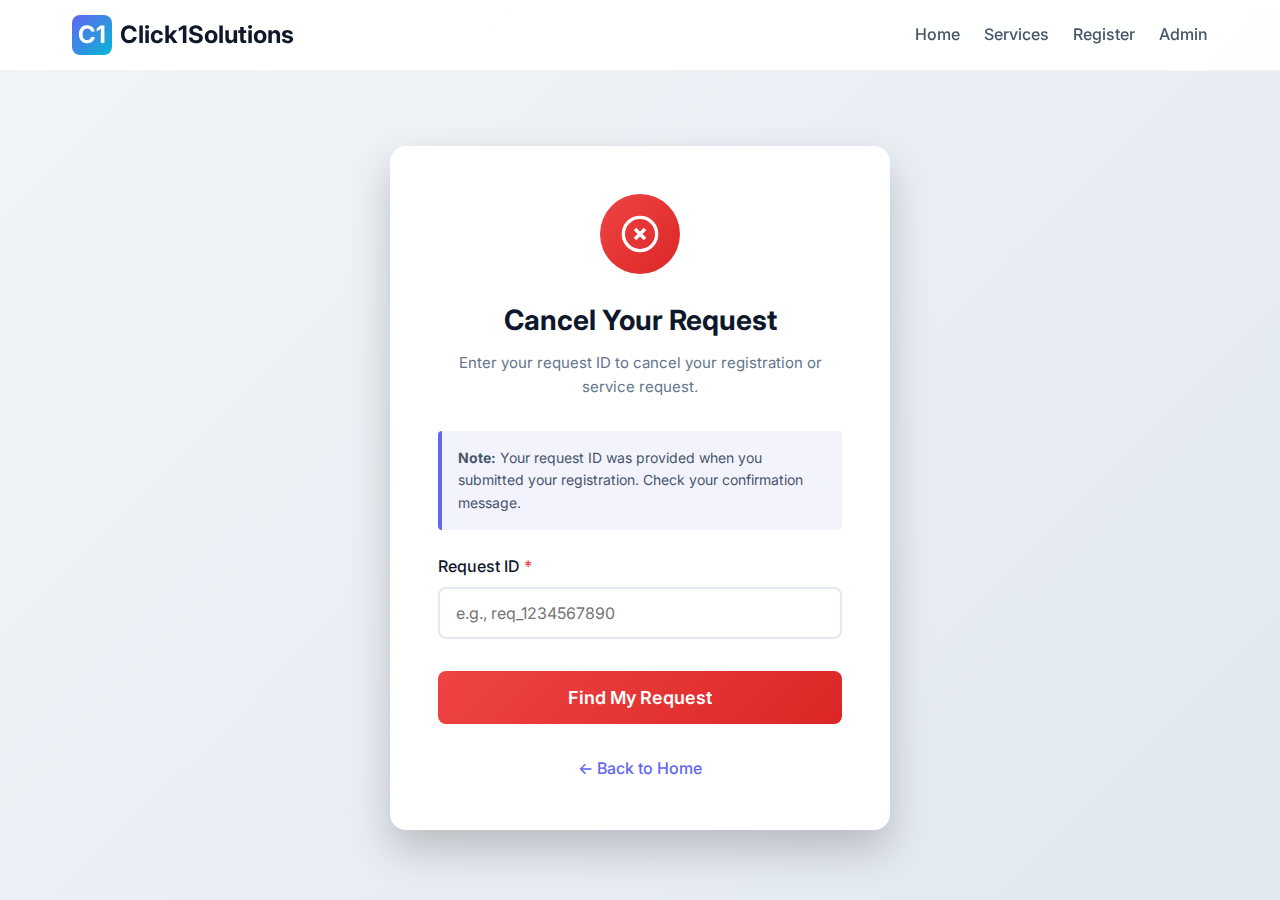
<file: cancel-request.html>
<!DOCTYPE html>
<html lang="en">
<head>
    <meta charset="UTF-8">
    <meta name="viewport" content="width=device-width, initial-scale=1.0">
    <meta name="description" content="Cancel your request or registration with Click1Solutions.">
    <meta name="theme-color" content="#6366f1">
    <meta name="robots" content="noindex">
    <link rel="manifest" href="manifest.json">
    <title>Cancel Request | Click1Solutions Pvt. Ltd.</title>
    <link rel="stylesheet" href="style.css">
    <style>
        .cancel-section {
            min-height: 100vh;
            display: flex;
            align-items: center;
            justify-content: center;
            padding: 100px var(--space-lg) var(--space-lg);
            background: linear-gradient(135deg, var(--light) 0%, #e2e8f0 100%);
        }
        
        .cancel-card {
            width: 100%;
            max-width: 500px;
            background: var(--white);
            border-radius: var(--radius-xl);
            padding: var(--space-2xl);
            box-shadow: var(--shadow-xl);
        }
        
        .cancel-header {
            text-align: center;
            margin-bottom: var(--space-xl);
        }
        
        .cancel-icon {
            width: 80px;
            height: 80px;
            background: linear-gradient(135deg, var(--danger) 0%, #dc2626 100%);
            border-radius: var(--radius-full);
            display: flex;
            align-items: center;
            justify-content: center;
            margin: 0 auto var(--space-lg);
        }
        
        .cancel-icon svg {
            width: 40px;
            height: 40px;
            color: var(--white);
        }
        
        .cancel-header h1 {
            font-size: 1.75rem;
            font-weight: 700;
            color: var(--dark);
            margin-bottom: var(--space-sm);
        }
        
        .cancel-header p {
            color: var(--gray);
            font-size: 0.9375rem;
        }
        
        .info-box {
            background: rgba(99, 102, 241, 0.08);
            border-left: 4px solid var(--primary);
            padding: var(--space-md);
            border-radius: var(--radius-sm);
            margin-bottom: var(--space-lg);
        }
        
        .info-box p {
            font-size: 0.875rem;
            color: var(--gray-dark);
            margin: 0;
        }
        
        .confirmation-step {
            display: none;
            text-align: center;
            padding: var(--space-xl) 0;
        }
        
        .confirmation-step.active {
            display: block;
        }
        
        .confirmation-step h3 {
            font-size: 1.25rem;
            color: var(--dark);
            margin-bottom: var(--space-md);
        }
        
        .confirmation-step p {
            color: var(--gray-dark);
            margin-bottom: var(--space-xl);
        }
        
        .warning-icon {
            width: 60px;
            height: 60px;
            background: rgba(239, 68, 68, 0.1);
            border-radius: var(--radius-full);
            display: flex;
            align-items: center;
            justify-content: center;
            margin: 0 auto var(--space-lg);
        }
        
        .warning-icon svg {
            width: 28px;
            height: 28px;
            color: var(--danger);
        }
        
        .request-details {
            background: var(--light);
            border-radius: var(--radius-md);
            padding: var(--space-lg);
            margin-bottom: var(--space-xl);
            text-align: left;
        }
        
        .request-details h4 {
            font-size: 0.875rem;
            color: var(--gray);
            text-transform: uppercase;
            letter-spacing: 0.5px;
            margin-bottom: var(--space-md);
        }
        
        .detail-row {
            display: flex;
            justify-content: space-between;
            padding: var(--space-sm) 0;
            border-bottom: 1px solid var(--gray-light);
        }
        
        .detail-row:last-child {
            border-bottom: none;
        }
        
        .detail-label {
            color: var(--gray);
            font-size: 0.875rem;
        }
        
        .detail-value {
            color: var(--dark);
            font-weight: 500;
            font-size: 0.875rem;
        }
        
        .btn-danger {
            background: linear-gradient(135deg, var(--danger) 0%, #dc2626 100%);
            color: var(--white);
        }
        
        .btn-danger:hover {
            background: linear-gradient(135deg, #dc2626 0%, #b91c1c 100%);
            color: var(--white);
        }
        
        .success-icon {
            width: 80px;
            height: 80px;
            background: rgba(16, 185, 129, 0.1);
            border-radius: var(--radius-full);
            display: flex;
            align-items: center;
            justify-content: center;
            margin: 0 auto var(--space-lg);
        }
        
        .success-icon svg {
            width: 40px;
            height: 40px;
            color: var(--success);
        }
        
        .back-link {
            text-align: center;
            margin-top: var(--space-xl);
        }
        
        .back-link a {
            color: var(--primary);
            font-weight: 500;
        }
        
        .back-link a:hover {
            text-decoration: underline;
        }
    </style>
</head>
<body>
    <!-- Header -->
    <header class="header" id="header">
        <div class="container header-inner">
            <a href="index.html" class="logo">
                <div class="logo-icon">C1</div>
                <span>Click1Solutions</span>
            </a>
            
            <nav class="nav">
                <ul class="nav-list">
                    <li><a href="index.html" class="nav-link">Home</a></li>
                    <li><a href="services.html" class="nav-link">Services</a></li>
                    <li><a href="staff-register.html" class="nav-link">Register</a></li>
                    <li><a href="admin-login.html" class="nav-link">Admin</a></li>
                </ul>
            </nav>
            
            <button class="menu-toggle" id="menuToggle" aria-label="Toggle menu">
                <span></span>
                <span></span>
                <span></span>
            </button>
        </div>
    </header>
    
    <!-- Mobile Navigation -->
    <nav class="mobile-nav" id="mobileNav">
        <ul class="mobile-nav-list">
            <li class="mobile-nav-item"><a href="index.html" class="mobile-nav-link">Home</a></li>
            <li class="mobile-nav-item"><a href="services.html" class="mobile-nav-link">Services</a></li>
            <li class="mobile-nav-item"><a href="staff-register.html" class="mobile-nav-link">Register</a></li>
            <li class="mobile-nav-item"><a href="admin-login.html" class="mobile-nav-link">Admin</a></li>
        </ul>
    </nav>
    
    <!-- Cancel Section -->
    <section class="cancel-section">
        <div class="cancel-card">
            <!-- Step 1: Enter Request ID -->
            <div id="step1" class="step-content">
                <div class="cancel-header">
                    <div class="cancel-icon">
                        <svg viewBox="0 0 24 24" fill="none" stroke="currentColor" stroke-width="2">
                            <circle cx="12" cy="12" r="10"></circle>
                            <line x1="15" y1="9" x2="9" y2="15"></line>
                            <line x1="9" y1="9" x2="15" y2="15"></line>
                        </svg>
                    </div>
                    <h1>Cancel Your Request</h1>
                    <p>Enter your request ID to cancel your registration or service request.</p>
                </div>
                
                <div class="info-box">
                    <p><strong>Note:</strong> Your request ID was provided when you submitted your registration. Check your confirmation message.</p>
                </div>
                
                <form id="cancelForm">
                    <div class="form-group">
                        <label for="requestId" class="form-label required">Request ID</label>
                        <input 
                            type="text" 
                            id="requestId" 
                            class="form-input" 
                            placeholder="e.g., req_1234567890"
                            required
                            autocomplete="off"
                        >
                        <div class="form-error" id="requestIdError"></div>
                    </div>
                    
                    <button type="submit" class="btn btn-danger btn-block btn-lg">
                        Find My Request
                    </button>
                </form>
                
                <div class="back-link">
                    <a href="index.html">← Back to Home</a>
                </div>
            </div>
            
            <!-- Step 2: First Confirmation -->
            <div id="step2" class="confirmation-step">
                <div class="warning-icon">
                    <svg viewBox="0 0 24 24" fill="none" stroke="currentColor" stroke-width="2">
                        <path d="M10.29 3.86L1.82 18a2 2 0 0 0 1.71 3h16.94a2 2 0 0 0 1.71-3L13.71 3.86a2 2 0 0 0-3.42 0z"></path>
                        <line x1="12" y1="9" x2="12" y2="13"></line>
                        <line x1="12" y1="17" x2="12.01" y2="17"></line>
                    </svg>
                </div>
                <h3>Are you sure?</h3>
                <p>You are about to cancel your request. This action cannot be undone.</p>
                
                <div class="request-details" id="requestDetails1">
                    <!-- Dynamic content -->
                </div>
                
                <div style="display: flex; gap: var(--space-md);">
                    <button class="btn btn-outline" onclick="goBack()" style="flex: 1;">No, Go Back</button>
                    <button class="btn btn-danger" onclick="proceedToStep3()" style="flex: 1;">Yes, Cancel</button>
                </div>
            </div>
            
            <!-- Step 3: Final Confirmation -->
            <div id="step3" class="confirmation-step">
                <div class="warning-icon">
                    <svg viewBox="0 0 24 24" fill="none" stroke="currentColor" stroke-width="2">
                        <path d="M10.29 3.86L1.82 18a2 2 0 0 0 1.71 3h16.94a2 2 0 0 0 1.71-3L13.71 3.86a2 2 0 0 0-3.42 0z"></path>
                        <line x1="12" y1="9" x2="12" y2="13"></line>
                        <line x1="12" y1="17" x2="12.01" y2="17"></line>
                    </svg>
                </div>
                <h3>Final Confirmation</h3>
                <p><strong>This is your last chance to keep your request.</strong><br>Once deleted, all your data will be permanently removed from our system.</p>
                
                <div class="request-details" id="requestDetails2">
                    <!-- Dynamic content -->
                </div>
                
                <div style="display: flex; gap: var(--space-md);">
                    <button class="btn btn-outline" onclick="goBackToStep2()" style="flex: 1;">Keep My Request</button>
                    <button class="btn btn-danger" onclick="confirmCancel()" style="flex: 1;">Permanently Delete</button>
                </div>
            </div>
            
            <!-- Step 4: Success -->
            <div id="step4" class="confirmation-step">
                <div class="success-icon">
                    <svg viewBox="0 0 24 24" fill="none" stroke="currentColor" stroke-width="2">
                        <polyline points="20 6 9 17 4 12"></polyline>
                    </svg>
                </div>
                <h3>Request Cancelled</h3>
                <p>Your request has been successfully cancelled and all data has been removed from our system.</p>
                
                <a href="index.html" class="btn btn-primary btn-block btn-lg" style="margin-top: var(--space-xl);">
                    Return to Home
                </a>
            </div>
            
            <!-- Not Found -->
            <div id="notFound" class="confirmation-step">
                <div class="warning-icon">
                    <svg viewBox="0 0 24 24" fill="none" stroke="currentColor" stroke-width="2">
                        <circle cx="12" cy="12" r="10"></circle>
                        <line x1="12" y1="8" x2="12" y2="12"></line>
                        <line x1="12" y1="16" x2="12.01" y2="16"></line>
                    </svg>
                </div>
                <h3>Request Not Found</h3>
                <p>We couldn't find a request with that ID. Please check and try again.</p>
                
                <button class="btn btn-primary btn-block btn-lg" onclick="resetForm()" style="margin-top: var(--space-xl);">
                    Try Again
                </button>
            </div>
        </div>
    </section>
    
    <!-- Loading Overlay -->
    <div class="loading-overlay" id="loadingOverlay">
        <div class="spinner"></div>
        <p>Processing...</p>
    </div>
    
    <script src="security.js"></script>
    <script src="script.js"></script>
    <script>
        let currentRequest = null;
        let currentRequestId = null;
        
        // Form submission
        document.getElementById('cancelForm').addEventListener('submit', async function(e) {
            e.preventDefault();
            
            const requestId = document.getElementById('requestId').value.trim();
            document.getElementById('requestIdError').textContent = '';
            
            if (!requestId) {
                document.getElementById('requestIdError').textContent = 'Please enter your request ID';
                return;
            }
            
            showLoading(true);
            
            try {
                // Search in staff requests
                const staffRequests = await SecurityModule.secureRetrieve('staffRequests') || [];
                const request = staffRequests.find(r => r.id === requestId);
                
                if (request) {
                    currentRequest = request;
                    currentRequestId = requestId;
                    showRequestDetails(request);
                    showStep('step2');
                } else {
                    showStep('notFound');
                }
            } catch (error) {
                console.error('Error finding request:', error);
                showToast('Error searching for request', 'error');
            }
            
            showLoading(false);
        });
        
        function showRequestDetails(request) {
            const detailsHtml = `
                <h4>Request Details</h4>
                <div class="detail-row">
                    <span class="detail-label">Name</span>
                    <span class="detail-value">${escapeHtml(request.fullName)}</span>
                </div>
                <div class="detail-row">
                    <span class="detail-label">Service</span>
                    <span class="detail-value">${formatService(request.serviceCategory, request.otherService)}</span>
                </div>
                <div class="detail-row">
                    <span class="detail-label">Status</span>
                    <span class="detail-value" style="text-transform: capitalize;">${request.status}</span>
                </div>
                <div class="detail-row">
                    <span class="detail-label">Submitted</span>
                    <span class="detail-value">${formatDate(request.submittedAt)}</span>
                </div>
            `;
            
            document.getElementById('requestDetails1').innerHTML = detailsHtml;
            document.getElementById('requestDetails2').innerHTML = detailsHtml;
        }
        
        function proceedToStep3() {
            showStep('step3');
        }
        
        function goBack() {
            currentRequest = null;
            currentRequestId = null;
            document.getElementById('requestId').value = '';
            showStep('step1');
        }
        
        function goBackToStep2() {
            showStep('step2');
        }
        
        async function confirmCancel() {
            if (!currentRequestId) return;
            
            showLoading(true);
            
            try {
                // Get current requests
                let staffRequests = await SecurityModule.secureRetrieve('staffRequests') || [];
                
                // Remove the request
                const initialLength = staffRequests.length;
                staffRequests = staffRequests.filter(r => r.id !== currentRequestId);
                
                if (staffRequests.length < initialLength) {
                    // Save updated list
                    await SecurityModule.secureStore('staffRequests', staffRequests);
                    
                    // Show success
                    showStep('step4');
                } else {
                    showToast('Request not found', 'error');
                    showStep('step1');
                }
            } catch (error) {
                console.error('Error cancelling request:', error);
                showToast('Error cancelling request', 'error');
            }
            
            showLoading(false);
        }
        
        function resetForm() {
            document.getElementById('requestId').value = '';
            showStep('step1');
        }
        
        function showStep(stepId) {
            document.querySelectorAll('.step-content, .confirmation-step').forEach(el => {
                el.classList.remove('active');
                el.style.display = 'none';
            });
            
            const step = document.getElementById(stepId);
            if (step) {
                step.style.display = 'block';
                if (step.classList.contains('confirmation-step')) {
                    step.classList.add('active');
                }
            }
        }
        
        function showLoading(show) {
            const overlay = document.getElementById('loadingOverlay');
            if (show) {
                overlay.classList.add('active');
            } else {
                overlay.classList.remove('active');
            }
        }
        
        function escapeHtml(text) {
            if (!text) return '';
            const div = document.createElement('div');
            div.textContent = text;
            return div.innerHTML;
        }
        
        function formatService(category, other) {
            const categories = {
                'construction': 'Construction',
                'food': 'Food Services',
                'travel': 'Travel & Tourism',
                'gst': 'GST Services',
                'marketing': 'Digital Marketing',
                'it': 'IT Solutions',
                'other': other || 'Other'
            };
            return categories[category] || category;
        }
        
        function formatDate(dateString) {
            if (!dateString) return '-';
            const date = new Date(dateString);
            return date.toLocaleDateString('en-IN', {
                day: '2-digit',
                month: 'short',
                year: 'numeric'
            });
        }
    </script>
</body>
</html>
</file>
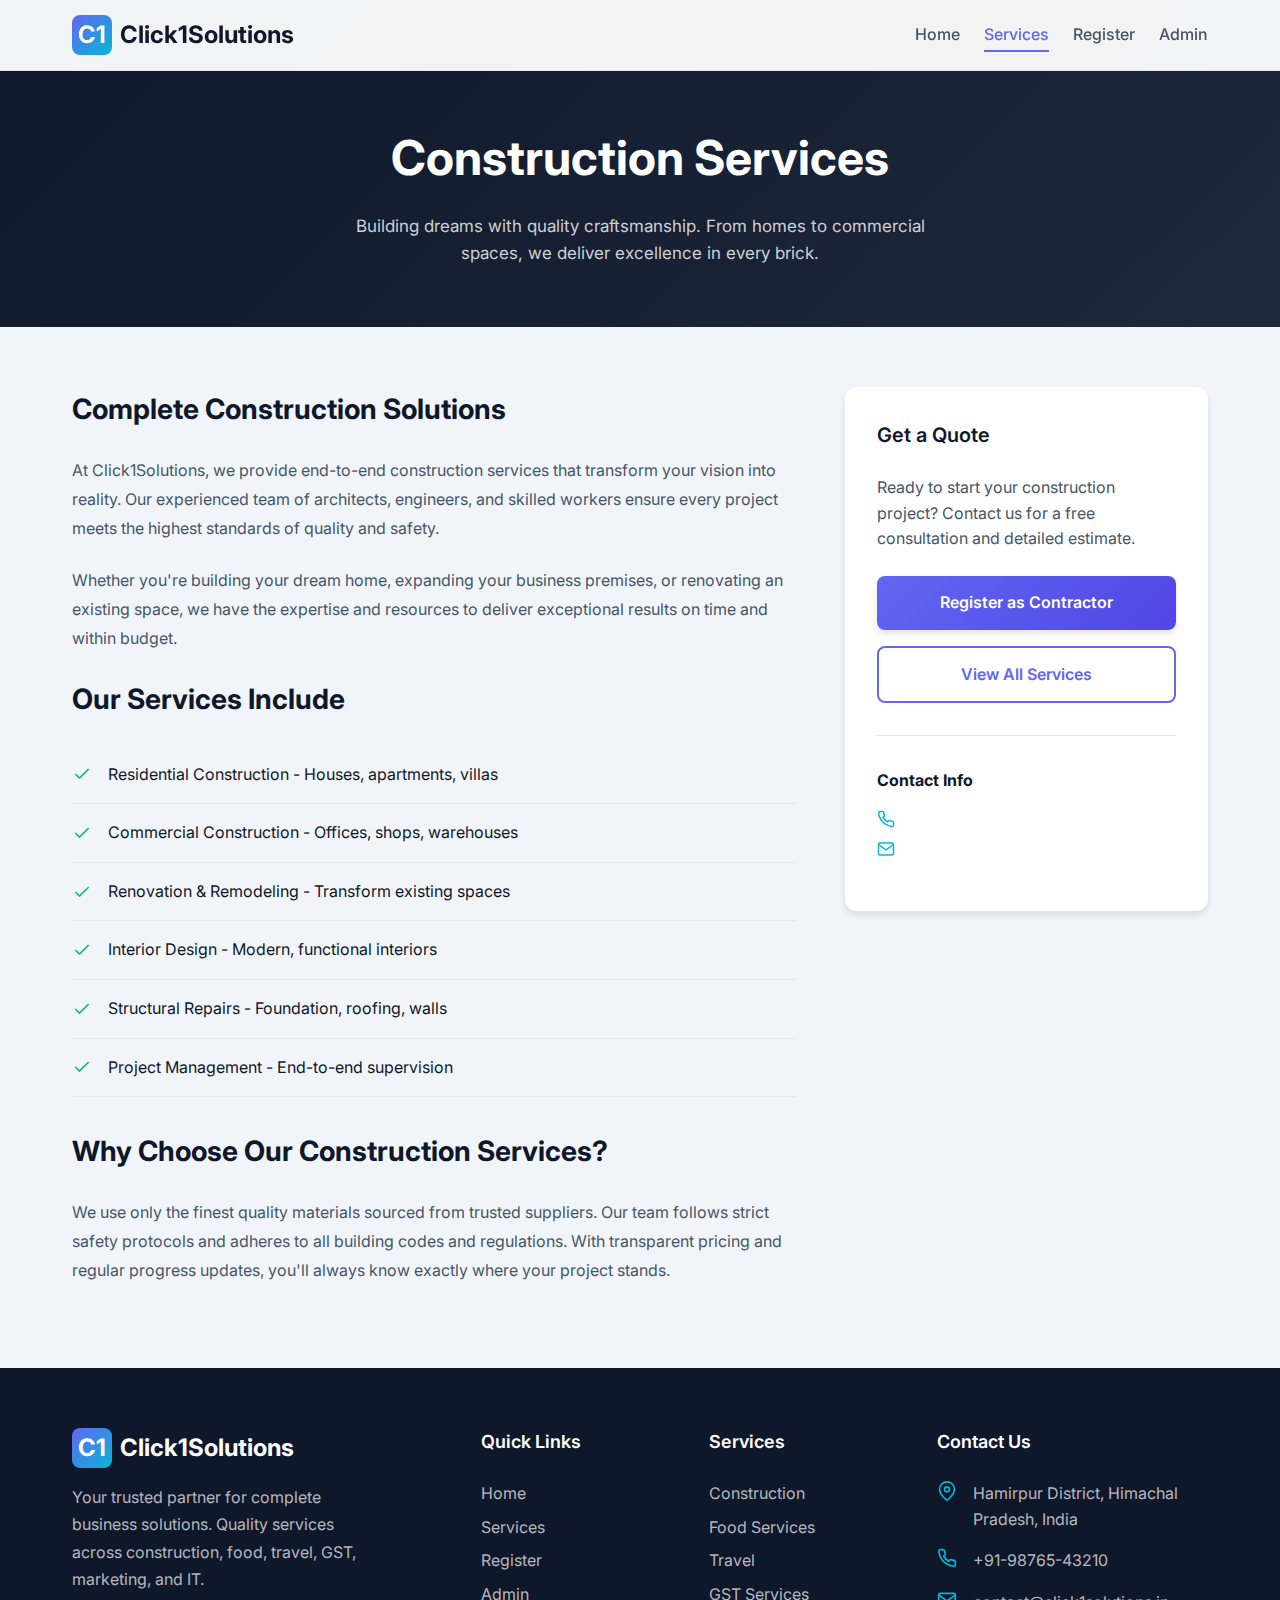
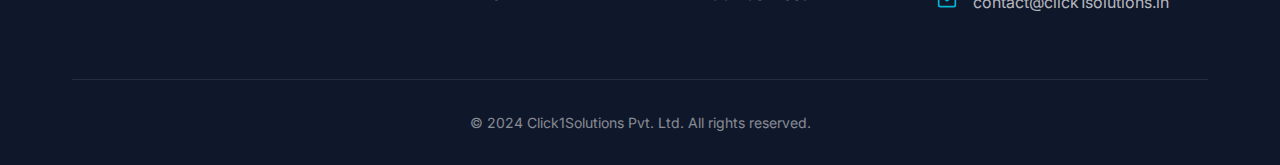
<file: construction.html>
<!DOCTYPE html>
<html lang="en">
<head>
    <meta charset="UTF-8">
    <meta name="viewport" content="width=device-width, initial-scale=1.0">
    <meta name="description" content="Professional construction services in Hamirpur, Himachal Pradesh. Residential, commercial, renovation, and interior design.">
    <meta name="theme-color" content="#6366f1">
    <link rel="manifest" href="manifest.json">
    <title>Construction Services | Click1Solutions Pvt. Ltd.</title>
    <link rel="stylesheet" href="style.css">
</head>
<body>
    <!-- Header -->
    <header class="header" id="header">
        <div class="container header-inner">
            <a href="index.html" class="logo">
                <div class="logo-icon">C1</div>
                <span>Click1Solutions</span>
            </a>
            
            <nav class="nav">
                <ul class="nav-list">
                    <li><a href="index.html" class="nav-link">Home</a></li>
                    <li><a href="services.html" class="nav-link active">Services</a></li>
                    <li><a href="staff-register.html" class="nav-link">Register</a></li>
                    <li><a href="admin-login.html" class="nav-link">Admin</a></li>
                </ul>
            </nav>
            
            <button class="menu-toggle" id="menuToggle" aria-label="Toggle menu">
                <span></span>
                <span></span>
                <span></span>
            </button>
        </div>
    </header>
    
    <!-- Mobile Navigation -->
    <nav class="mobile-nav" id="mobileNav">
        <ul class="mobile-nav-list">
            <li class="mobile-nav-item"><a href="index.html" class="mobile-nav-link">Home</a></li>
            <li class="mobile-nav-item"><a href="services.html" class="mobile-nav-link">Services</a></li>
            <li class="mobile-nav-item"><a href="construction.html" class="mobile-nav-link">Construction</a></li>
            <li class="mobile-nav-item"><a href="food.html" class="mobile-nav-link">Food Services</a></li>
            <li class="mobile-nav-item"><a href="travel.html" class="mobile-nav-link">Travel</a></li>
            <li class="mobile-nav-item"><a href="gst.html" class="mobile-nav-link">GST Services</a></li>
            <li class="mobile-nav-item"><a href="marketing.html" class="mobile-nav-link">Marketing</a></li>
            <li class="mobile-nav-item"><a href="it.html" class="mobile-nav-link">IT Solutions</a></li>
            <li class="mobile-nav-item"><a href="staff-register.html" class="mobile-nav-link">Register</a></li>
            <li class="mobile-nav-item"><a href="admin-login.html" class="mobile-nav-link">Admin</a></li>
        </ul>
    </nav>
    
    <!-- Page Header -->
    <section class="page-header">
        <div class="container">
            <h1 class="page-title">Construction Services</h1>
            <p class="page-description">
                Building dreams with quality craftsmanship. From homes to commercial spaces, 
                we deliver excellence in every brick.
            </p>
        </div>
    </section>
    
    <!-- Service Detail -->
    <section class="service-detail">
        <div class="container">
            <div class="service-detail-grid">
                <div class="service-detail-content">
                    <h2>Complete Construction Solutions</h2>
                    <p>
                        At Click1Solutions, we provide end-to-end construction services that transform 
                        your vision into reality. Our experienced team of architects, engineers, and 
                        skilled workers ensure every project meets the highest standards of quality 
                        and safety.
                    </p>
                    <p>
                        Whether you're building your dream home, expanding your business premises, 
                        or renovating an existing space, we have the expertise and resources to 
                        deliver exceptional results on time and within budget.
                    </p>
                    
                    <h2>Our Services Include</h2>
                    <ul class="service-features-list">
                        <li>
                            <svg width="20" height="20" viewBox="0 0 24 24" fill="none" stroke="currentColor" stroke-width="2">
                                <polyline points="20 6 9 17 4 12"></polyline>
                            </svg>
                            Residential Construction - Houses, apartments, villas
                        </li>
                        <li>
                            <svg width="20" height="20" viewBox="0 0 24 24" fill="none" stroke="currentColor" stroke-width="2">
                                <polyline points="20 6 9 17 4 12"></polyline>
                            </svg>
                            Commercial Construction - Offices, shops, warehouses
                        </li>
                        <li>
                            <svg width="20" height="20" viewBox="0 0 24 24" fill="none" stroke="currentColor" stroke-width="2">
                                <polyline points="20 6 9 17 4 12"></polyline>
                            </svg>
                            Renovation & Remodeling - Transform existing spaces
                        </li>
                        <li>
                            <svg width="20" height="20" viewBox="0 0 24 24" fill="none" stroke="currentColor" stroke-width="2">
                                <polyline points="20 6 9 17 4 12"></polyline>
                            </svg>
                            Interior Design - Modern, functional interiors
                        </li>
                        <li>
                            <svg width="20" height="20" viewBox="0 0 24 24" fill="none" stroke="currentColor" stroke-width="2">
                                <polyline points="20 6 9 17 4 12"></polyline>
                            </svg>
                            Structural Repairs - Foundation, roofing, walls
                        </li>
                        <li>
                            <svg width="20" height="20" viewBox="0 0 24 24" fill="none" stroke="currentColor" stroke-width="2">
                                <polyline points="20 6 9 17 4 12"></polyline>
                            </svg>
                            Project Management - End-to-end supervision
                        </li>
                    </ul>
                    
                    <h2>Why Choose Our Construction Services?</h2>
                    <p>
                        We use only the finest quality materials sourced from trusted suppliers. 
                        Our team follows strict safety protocols and adheres to all building codes 
                        and regulations. With transparent pricing and regular progress updates, 
                        you'll always know exactly where your project stands.
                    </p>
                </div>
                
                <aside class="service-sidebar">
                    <h3>Get a Quote</h3>
                    <p style="color: var(--gray-dark); margin-bottom: var(--space-lg);">
                        Ready to start your construction project? Contact us for a free consultation 
                        and detailed estimate.
                    </p>
                    <a href="staff-register.html" class="btn btn-primary btn-block" style="margin-bottom: var(--space-md);">
                        Register as Contractor
                    </a>
                    <a href="services.html" class="btn btn-outline btn-block">
                        View All Services
                    </a>
                    
                    <div style="margin-top: var(--space-xl); padding-top: var(--space-xl); border-top: 1px solid var(--gray-light);">
                        <h4 style="font-size: 1rem; margin-bottom: var(--space-md);">Contact Info</h4>
                        <div class="footer-contact-item" style="margin-bottom: var(--space-sm);">
                            <svg width="18" height="18" viewBox="0 0 24 24" fill="none" stroke="currentColor" stroke-width="2">
                                <path d="M22 16.92v3a2 2 0 0 1-2.18 2 19.79 19.79 0 0 1-8.63-3.07 19.5 19.5 0 0 1-6-6 19.79 19.79 0 0 1-3.07-8.67A2 2 0 0 1 4.11 2h3a2 2 0 0 1 2 1.72 12.84 12.84 0 0 0 .7 2.81 2 2 0 0 1-.45 2.11L8.09 9.91a16 16 0 0 0 6 6l1.27-1.27a2 2 0 0 1 2.11-.45 12.84 12.84 0 0 0 2.81.7A2 2 0 0 1 22 16.92z"></path>
                            </svg>
                            <span style="font-size: 0.875rem;">+91-98765-43210</span>
                        </div>
                        <div class="footer-contact-item">
                            <svg width="18" height="18" viewBox="0 0 24 24" fill="none" stroke="currentColor" stroke-width="2">
                                <path d="M4 4h16c1.1 0 2 .9 2 2v12c0 1.1-.9 2-2 2H4c-1.1 0-2-.9-2-2V6c0-1.1.9-2 2-2z"></path>
                                <polyline points="22,6 12,13 2,6"></polyline>
                            </svg>
                            <span style="font-size: 0.875rem;">contact@click1solutions.in</span>
                        </div>
                    </div>
                </aside>
            </div>
        </div>
    </section>
    
    <!-- Footer -->
    <footer class="footer">
        <div class="container">
            <div class="footer-grid">
                <div class="footer-brand">
                    <div class="footer-logo">
                        <div class="logo-icon">C1</div>
                        <span>Click1Solutions</span>
                    </div>
                    <p class="footer-description">
                        Your trusted partner for complete business solutions. 
                        Quality services across construction, food, travel, GST, marketing, and IT.
                    </p>
                </div>
                
                <div>
                    <h4 class="footer-title">Quick Links</h4>
                    <ul class="footer-links">
                        <li class="footer-link"><a href="index.html">Home</a></li>
                        <li class="footer-link"><a href="services.html">Services</a></li>
                        <li class="footer-link"><a href="staff-register.html">Register</a></li>
                        <li class="footer-link"><a href="admin-login.html">Admin</a></li>
                    </ul>
                </div>
                
                <div>
                    <h4 class="footer-title">Services</h4>
                    <ul class="footer-links">
                        <li class="footer-link"><a href="construction.html">Construction</a></li>
                        <li class="footer-link"><a href="food.html">Food Services</a></li>
                        <li class="footer-link"><a href="travel.html">Travel</a></li>
                        <li class="footer-link"><a href="gst.html">GST Services</a></li>
                    </ul>
                </div>
                
                <div>
                    <h4 class="footer-title">Contact Us</h4>
                    <div class="footer-contact-item">
                        <svg width="20" height="20" viewBox="0 0 24 24" fill="none" stroke="currentColor" stroke-width="2">
                            <path d="M21 10c0 7-9 13-9 13s-9-6-9-13a9 9 0 0 1 18 0z"></path>
                            <circle cx="12" cy="10" r="3"></circle>
                        </svg>
                        <span>Hamirpur District, Himachal Pradesh, India</span>
                    </div>
                    <div class="footer-contact-item">
                        <svg width="20" height="20" viewBox="0 0 24 24" fill="none" stroke="currentColor" stroke-width="2">
                            <path d="M22 16.92v3a2 2 0 0 1-2.18 2 19.79 19.79 0 0 1-8.63-3.07 19.5 19.5 0 0 1-6-6 19.79 19.79 0 0 1-3.07-8.67A2 2 0 0 1 4.11 2h3a2 2 0 0 1 2 1.72 12.84 12.84 0 0 0 .7 2.81 2 2 0 0 1-.45 2.11L8.09 9.91a16 16 0 0 0 6 6l1.27-1.27a2 2 0 0 1 2.11-.45 12.84 12.84 0 0 0 2.81.7A2 2 0 0 1 22 16.92z"></path>
                        </svg>
                        <span>+91-98765-43210</span>
                    </div>
                    <div class="footer-contact-item">
                        <svg width="20" height="20" viewBox="0 0 24 24" fill="none" stroke="currentColor" stroke-width="2">
                            <path d="M4 4h16c1.1 0 2 .9 2 2v12c0 1.1-.9 2-2 2H4c-1.1 0-2-.9-2-2V6c0-1.1.9-2 2-2z"></path>
                            <polyline points="22,6 12,13 2,6"></polyline>
                        </svg>
                        <span>contact@click1solutions.in</span>
                    </div>
                </div>
            </div>
            
            <div class="footer-bottom">
                <p>&copy; 2024 Click1Solutions Pvt. Ltd. All rights reserved.</p>
            </div>
        </div>
    </footer>
    
    <script src="security.js"></script>
    <script src="script.js"></script>
</body>
</html>
</file>
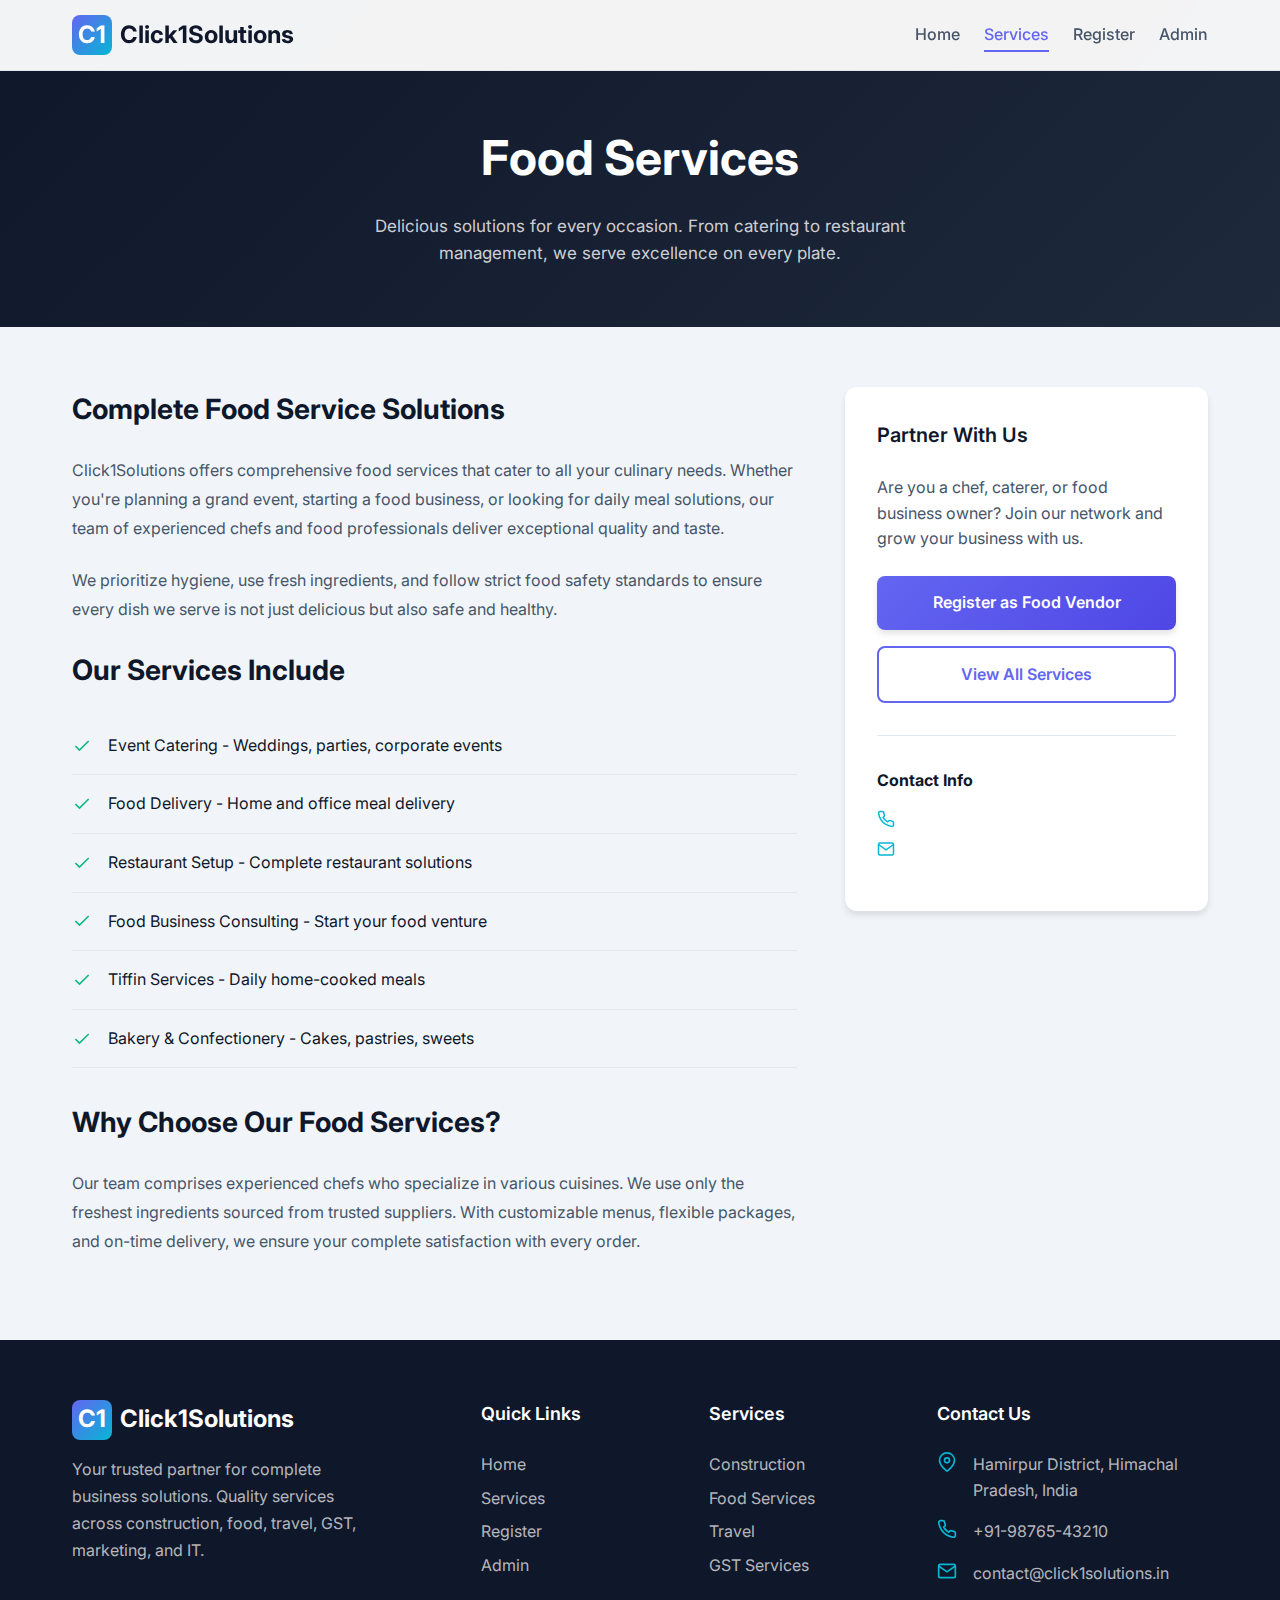
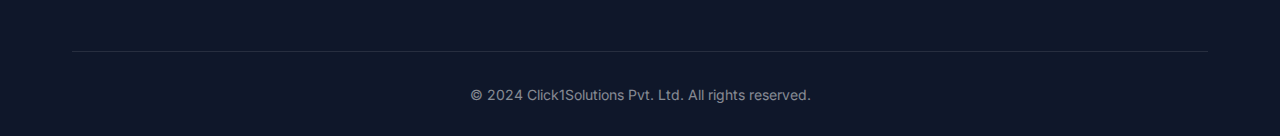
<file: food.html>
<!DOCTYPE html>
<html lang="en">
<head>
    <meta charset="UTF-8">
    <meta name="viewport" content="width=device-width, initial-scale=1.0">
    <meta name="description" content="Professional food services in Hamirpur, Himachal Pradesh. Catering, food delivery, restaurant setup, and food business consulting.">
    <meta name="theme-color" content="#6366f1">
    <link rel="manifest" href="manifest.json">
    <title>Food Services | Click1Solutions Pvt. Ltd.</title>
    <link rel="stylesheet" href="style.css">
</head>
<body>
    <!-- Header -->
    <header class="header" id="header">
        <div class="container header-inner">
            <a href="index.html" class="logo">
                <div class="logo-icon">C1</div>
                <span>Click1Solutions</span>
            </a>
            
            <nav class="nav">
                <ul class="nav-list">
                    <li><a href="index.html" class="nav-link">Home</a></li>
                    <li><a href="services.html" class="nav-link active">Services</a></li>
                    <li><a href="staff-register.html" class="nav-link">Register</a></li>
                    <li><a href="admin-login.html" class="nav-link">Admin</a></li>
                </ul>
            </nav>
            
            <button class="menu-toggle" id="menuToggle" aria-label="Toggle menu">
                <span></span>
                <span></span>
                <span></span>
            </button>
        </div>
    </header>
    
    <!-- Mobile Navigation -->
    <nav class="mobile-nav" id="mobileNav">
        <ul class="mobile-nav-list">
            <li class="mobile-nav-item"><a href="index.html" class="mobile-nav-link">Home</a></li>
            <li class="mobile-nav-item"><a href="services.html" class="mobile-nav-link">Services</a></li>
            <li class="mobile-nav-item"><a href="construction.html" class="mobile-nav-link">Construction</a></li>
            <li class="mobile-nav-item"><a href="food.html" class="mobile-nav-link">Food Services</a></li>
            <li class="mobile-nav-item"><a href="travel.html" class="mobile-nav-link">Travel</a></li>
            <li class="mobile-nav-item"><a href="gst.html" class="mobile-nav-link">GST Services</a></li>
            <li class="mobile-nav-item"><a href="marketing.html" class="mobile-nav-link">Marketing</a></li>
            <li class="mobile-nav-item"><a href="it.html" class="mobile-nav-link">IT Solutions</a></li>
            <li class="mobile-nav-item"><a href="staff-register.html" class="mobile-nav-link">Register</a></li>
            <li class="mobile-nav-item"><a href="admin-login.html" class="mobile-nav-link">Admin</a></li>
        </ul>
    </nav>
    
    <!-- Page Header -->
    <section class="page-header">
        <div class="container">
            <h1 class="page-title">Food Services</h1>
            <p class="page-description">
                Delicious solutions for every occasion. From catering to restaurant management, 
                we serve excellence on every plate.
            </p>
        </div>
    </section>
    
    <!-- Service Detail -->
    <section class="service-detail">
        <div class="container">
            <div class="service-detail-grid">
                <div class="service-detail-content">
                    <h2>Complete Food Service Solutions</h2>
                    <p>
                        Click1Solutions offers comprehensive food services that cater to all your 
                        culinary needs. Whether you're planning a grand event, starting a food business, 
                        or looking for daily meal solutions, our team of experienced chefs and food 
                        professionals deliver exceptional quality and taste.
                    </p>
                    <p>
                        We prioritize hygiene, use fresh ingredients, and follow strict food safety 
                        standards to ensure every dish we serve is not just delicious but also safe 
                        and healthy.
                    </p>
                    
                    <h2>Our Services Include</h2>
                    <ul class="service-features-list">
                        <li>
                            <svg width="20" height="20" viewBox="0 0 24 24" fill="none" stroke="currentColor" stroke-width="2">
                                <polyline points="20 6 9 17 4 12"></polyline>
                            </svg>
                            Event Catering - Weddings, parties, corporate events
                        </li>
                        <li>
                            <svg width="20" height="20" viewBox="0 0 24 24" fill="none" stroke="currentColor" stroke-width="2">
                                <polyline points="20 6 9 17 4 12"></polyline>
                            </svg>
                            Food Delivery - Home and office meal delivery
                        </li>
                        <li>
                            <svg width="20" height="20" viewBox="0 0 24 24" fill="none" stroke="currentColor" stroke-width="2">
                                <polyline points="20 6 9 17 4 12"></polyline>
                            </svg>
                            Restaurant Setup - Complete restaurant solutions
                        </li>
                        <li>
                            <svg width="20" height="20" viewBox="0 0 24 24" fill="none" stroke="currentColor" stroke-width="2">
                                <polyline points="20 6 9 17 4 12"></polyline>
                            </svg>
                            Food Business Consulting - Start your food venture
                        </li>
                        <li>
                            <svg width="20" height="20" viewBox="0 0 24 24" fill="none" stroke="currentColor" stroke-width="2">
                                <polyline points="20 6 9 17 4 12"></polyline>
                            </svg>
                            Tiffin Services - Daily home-cooked meals
                        </li>
                        <li>
                            <svg width="20" height="20" viewBox="0 0 24 24" fill="none" stroke="currentColor" stroke-width="2">
                                <polyline points="20 6 9 17 4 12"></polyline>
                            </svg>
                            Bakery & Confectionery - Cakes, pastries, sweets
                        </li>
                    </ul>
                    
                    <h2>Why Choose Our Food Services?</h2>
                    <p>
                        Our team comprises experienced chefs who specialize in various cuisines. 
                        We use only the freshest ingredients sourced from trusted suppliers. 
                        With customizable menus, flexible packages, and on-time delivery, we ensure 
                        your complete satisfaction with every order.
                    </p>
                </div>
                
                <aside class="service-sidebar">
                    <h3>Partner With Us</h3>
                    <p style="color: var(--gray-dark); margin-bottom: var(--space-lg);">
                        Are you a chef, caterer, or food business owner? Join our network and 
                        grow your business with us.
                    </p>
                    <a href="staff-register.html" class="btn btn-primary btn-block" style="margin-bottom: var(--space-md);">
                        Register as Food Vendor
                    </a>
                    <a href="services.html" class="btn btn-outline btn-block">
                        View All Services
                    </a>
                    
                    <div style="margin-top: var(--space-xl); padding-top: var(--space-xl); border-top: 1px solid var(--gray-light);">
                        <h4 style="font-size: 1rem; margin-bottom: var(--space-md);">Contact Info</h4>
                        <div class="footer-contact-item" style="margin-bottom: var(--space-sm);">
                            <svg width="18" height="18" viewBox="0 0 24 24" fill="none" stroke="currentColor" stroke-width="2">
                                <path d="M22 16.92v3a2 2 0 0 1-2.18 2 19.79 19.79 0 0 1-8.63-3.07 19.5 19.5 0 0 1-6-6 19.79 19.79 0 0 1-3.07-8.67A2 2 0 0 1 4.11 2h3a2 2 0 0 1 2 1.72 12.84 12.84 0 0 0 .7 2.81 2 2 0 0 1-.45 2.11L8.09 9.91a16 16 0 0 0 6 6l1.27-1.27a2 2 0 0 1 2.11-.45 12.84 12.84 0 0 0 2.81.7A2 2 0 0 1 22 16.92z"></path>
                            </svg>
                            <span style="font-size: 0.875rem;">+91-98765-43210</span>
                        </div>
                        <div class="footer-contact-item">
                            <svg width="18" height="18" viewBox="0 0 24 24" fill="none" stroke="currentColor" stroke-width="2">
                                <path d="M4 4h16c1.1 0 2 .9 2 2v12c0 1.1-.9 2-2 2H4c-1.1 0-2-.9-2-2V6c0-1.1.9-2 2-2z"></path>
                                <polyline points="22,6 12,13 2,6"></polyline>
                            </svg>
                            <span style="font-size: 0.875rem;">contact@click1solutions.in</span>
                        </div>
                    </div>
                </aside>
            </div>
        </div>
    </section>
    
    <!-- Footer -->
    <footer class="footer">
        <div class="container">
            <div class="footer-grid">
                <div class="footer-brand">
                    <div class="footer-logo">
                        <div class="logo-icon">C1</div>
                        <span>Click1Solutions</span>
                    </div>
                    <p class="footer-description">
                        Your trusted partner for complete business solutions. 
                        Quality services across construction, food, travel, GST, marketing, and IT.
                    </p>
                </div>
                
                <div>
                    <h4 class="footer-title">Quick Links</h4>
                    <ul class="footer-links">
                        <li class="footer-link"><a href="index.html">Home</a></li>
                        <li class="footer-link"><a href="services.html">Services</a></li>
                        <li class="footer-link"><a href="staff-register.html">Register</a></li>
                        <li class="footer-link"><a href="admin-login.html">Admin</a></li>
                    </ul>
                </div>
                
                <div>
                    <h4 class="footer-title">Services</h4>
                    <ul class="footer-links">
                        <li class="footer-link"><a href="construction.html">Construction</a></li>
                        <li class="footer-link"><a href="food.html">Food Services</a></li>
                        <li class="footer-link"><a href="travel.html">Travel</a></li>
                        <li class="footer-link"><a href="gst.html">GST Services</a></li>
                    </ul>
                </div>
                
                <div>
                    <h4 class="footer-title">Contact Us</h4>
                    <div class="footer-contact-item">
                        <svg width="20" height="20" viewBox="0 0 24 24" fill="none" stroke="currentColor" stroke-width="2">
                            <path d="M21 10c0 7-9 13-9 13s-9-6-9-13a9 9 0 0 1 18 0z"></path>
                            <circle cx="12" cy="10" r="3"></circle>
                        </svg>
                        <span>Hamirpur District, Himachal Pradesh, India</span>
                    </div>
                    <div class="footer-contact-item">
                        <svg width="20" height="20" viewBox="0 0 24 24" fill="none" stroke="currentColor" stroke-width="2">
                            <path d="M22 16.92v3a2 2 0 0 1-2.18 2 19.79 19.79 0 0 1-8.63-3.07 19.5 19.5 0 0 1-6-6 19.79 19.79 0 0 1-3.07-8.67A2 2 0 0 1 4.11 2h3a2 2 0 0 1 2 1.72 12.84 12.84 0 0 0 .7 2.81 2 2 0 0 1-.45 2.11L8.09 9.91a16 16 0 0 0 6 6l1.27-1.27a2 2 0 0 1 2.11-.45 12.84 12.84 0 0 0 2.81.7A2 2 0 0 1 22 16.92z"></path>
                        </svg>
                        <span>+91-98765-43210</span>
                    </div>
                    <div class="footer-contact-item">
                        <svg width="20" height="20" viewBox="0 0 24 24" fill="none" stroke="currentColor" stroke-width="2">
                            <path d="M4 4h16c1.1 0 2 .9 2 2v12c0 1.1-.9 2-2 2H4c-1.1 0-2-.9-2-2V6c0-1.1.9-2 2-2z"></path>
                            <polyline points="22,6 12,13 2,6"></polyline>
                        </svg>
                        <span>contact@click1solutions.in</span>
                    </div>
                </div>
            </div>
            
            <div class="footer-bottom">
                <p>&copy; 2024 Click1Solutions Pvt. Ltd. All rights reserved.</p>
            </div>
        </div>
    </footer>
    
    <script src="security.js"></script>
    <script src="script.js"></script>
</body>
</html>
</file>
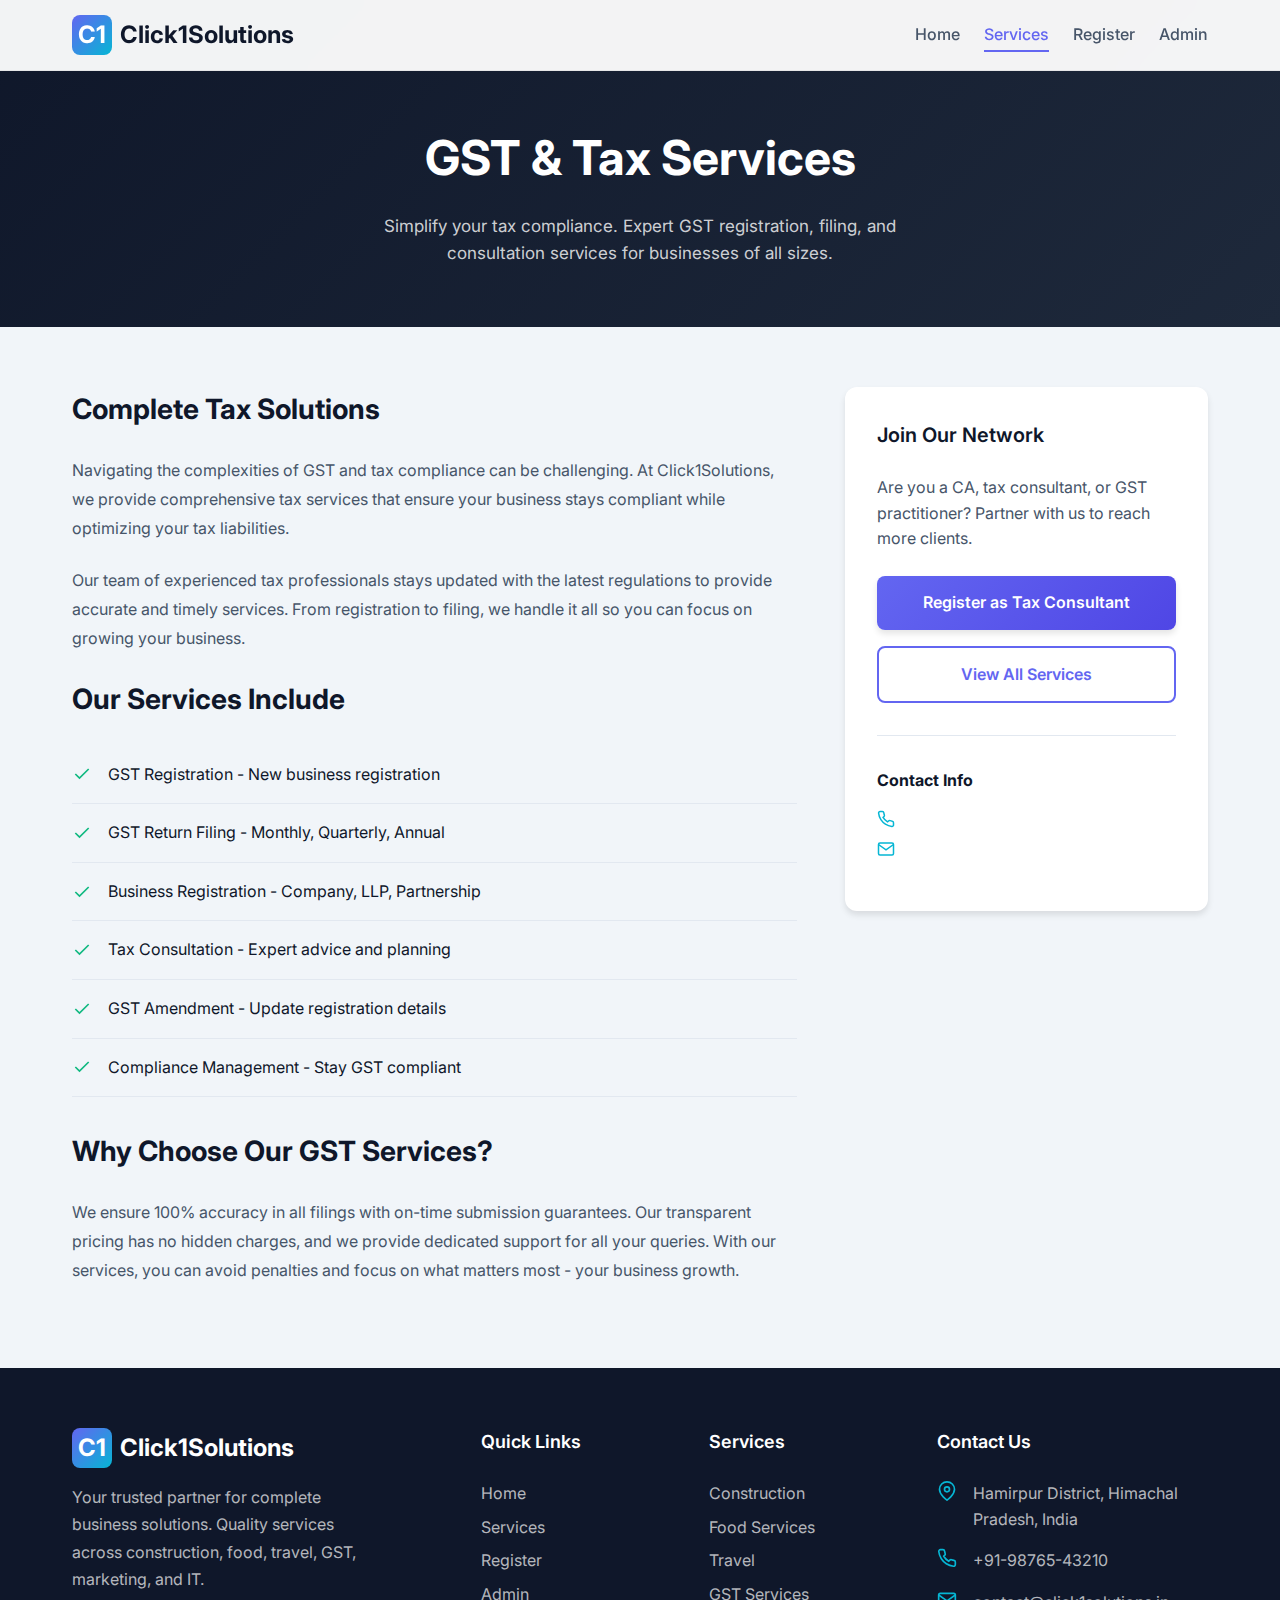
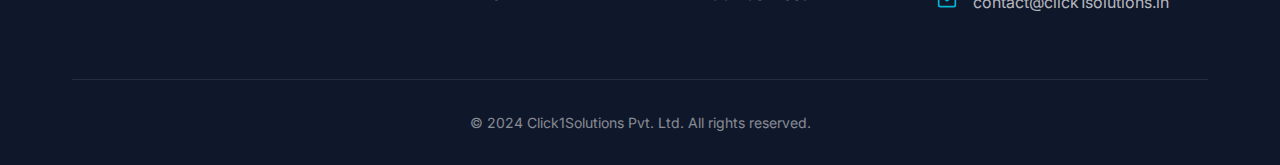
<file: gst.html>
<!DOCTYPE html>
<html lang="en">
<head>
    <meta charset="UTF-8">
    <meta name="viewport" content="width=device-width, initial-scale=1.0">
    <meta name="description" content="GST registration and filing services in Hamirpur, Himachal Pradesh. Tax consultation, compliance, and business registration.">
    <meta name="theme-color" content="#6366f1">
    <link rel="manifest" href="manifest.json">
    <title>GST & Tax Services | Click1Solutions Pvt. Ltd.</title>
    <link rel="stylesheet" href="style.css">
</head>
<body>
    <!-- Header -->
    <header class="header" id="header">
        <div class="container header-inner">
            <a href="index.html" class="logo">
                <div class="logo-icon">C1</div>
                <span>Click1Solutions</span>
            </a>
            
            <nav class="nav">
                <ul class="nav-list">
                    <li><a href="index.html" class="nav-link">Home</a></li>
                    <li><a href="services.html" class="nav-link active">Services</a></li>
                    <li><a href="staff-register.html" class="nav-link">Register</a></li>
                    <li><a href="admin-login.html" class="nav-link">Admin</a></li>
                </ul>
            </nav>
            
            <button class="menu-toggle" id="menuToggle" aria-label="Toggle menu">
                <span></span>
                <span></span>
                <span></span>
            </button>
        </div>
    </header>
    
    <!-- Mobile Navigation -->
    <nav class="mobile-nav" id="mobileNav">
        <ul class="mobile-nav-list">
            <li class="mobile-nav-item"><a href="index.html" class="mobile-nav-link">Home</a></li>
            <li class="mobile-nav-item"><a href="services.html" class="mobile-nav-link">Services</a></li>
            <li class="mobile-nav-item"><a href="construction.html" class="mobile-nav-link">Construction</a></li>
            <li class="mobile-nav-item"><a href="food.html" class="mobile-nav-link">Food Services</a></li>
            <li class="mobile-nav-item"><a href="travel.html" class="mobile-nav-link">Travel</a></li>
            <li class="mobile-nav-item"><a href="gst.html" class="mobile-nav-link">GST Services</a></li>
            <li class="mobile-nav-item"><a href="marketing.html" class="mobile-nav-link">Marketing</a></li>
            <li class="mobile-nav-item"><a href="it.html" class="mobile-nav-link">IT Solutions</a></li>
            <li class="mobile-nav-item"><a href="staff-register.html" class="mobile-nav-link">Register</a></li>
            <li class="mobile-nav-item"><a href="admin-login.html" class="mobile-nav-link">Admin</a></li>
        </ul>
    </nav>
    
    <!-- Page Header -->
    <section class="page-header">
        <div class="container">
            <h1 class="page-title">GST & Tax Services</h1>
            <p class="page-description">
                Simplify your tax compliance. Expert GST registration, filing, and consultation 
                services for businesses of all sizes.
            </p>
        </div>
    </section>
    
    <!-- Service Detail -->
    <section class="service-detail">
        <div class="container">
            <div class="service-detail-grid">
                <div class="service-detail-content">
                    <h2>Complete Tax Solutions</h2>
                    <p>
                        Navigating the complexities of GST and tax compliance can be challenging. 
                        At Click1Solutions, we provide comprehensive tax services that ensure your 
                        business stays compliant while optimizing your tax liabilities.
                    </p>
                    <p>
                        Our team of experienced tax professionals stays updated with the latest 
                        regulations to provide accurate and timely services. From registration to 
                        filing, we handle it all so you can focus on growing your business.
                    </p>
                    
                    <h2>Our Services Include</h2>
                    <ul class="service-features-list">
                        <li>
                            <svg width="20" height="20" viewBox="0 0 24 24" fill="none" stroke="currentColor" stroke-width="2">
                                <polyline points="20 6 9 17 4 12"></polyline>
                            </svg>
                            GST Registration - New business registration
                        </li>
                        <li>
                            <svg width="20" height="20" viewBox="0 0 24 24" fill="none" stroke="currentColor" stroke-width="2">
                                <polyline points="20 6 9 17 4 12"></polyline>
                            </svg>
                            GST Return Filing - Monthly, Quarterly, Annual
                        </li>
                        <li>
                            <svg width="20" height="20" viewBox="0 0 24 24" fill="none" stroke="currentColor" stroke-width="2">
                                <polyline points="20 6 9 17 4 12"></polyline>
                            </svg>
                            Business Registration - Company, LLP, Partnership
                        </li>
                        <li>
                            <svg width="20" height="20" viewBox="0 0 24 24" fill="none" stroke="currentColor" stroke-width="2">
                                <polyline points="20 6 9 17 4 12"></polyline>
                            </svg>
                            Tax Consultation - Expert advice and planning
                        </li>
                        <li>
                            <svg width="20" height="20" viewBox="0 0 24 24" fill="none" stroke="currentColor" stroke-width="2">
                                <polyline points="20 6 9 17 4 12"></polyline>
                            </svg>
                            GST Amendment - Update registration details
                        </li>
                        <li>
                            <svg width="20" height="20" viewBox="0 0 24 24" fill="none" stroke="currentColor" stroke-width="2">
                                <polyline points="20 6 9 17 4 12"></polyline>
                            </svg>
                            Compliance Management - Stay GST compliant
                        </li>
                    </ul>
                    
                    <h2>Why Choose Our GST Services?</h2>
                    <p>
                        We ensure 100% accuracy in all filings with on-time submission guarantees. 
                        Our transparent pricing has no hidden charges, and we provide dedicated support 
                        for all your queries. With our services, you can avoid penalties and focus on 
                        what matters most - your business growth.
                    </p>
                </div>
                
                <aside class="service-sidebar">
                    <h3>Join Our Network</h3>
                    <p style="color: var(--gray-dark); margin-bottom: var(--space-lg);">
                        Are you a CA, tax consultant, or GST practitioner? Partner with us to reach 
                        more clients.
                    </p>
                    <a href="staff-register.html" class="btn btn-primary btn-block" style="margin-bottom: var(--space-md);">
                        Register as Tax Consultant
                    </a>
                    <a href="services.html" class="btn btn-outline btn-block">
                        View All Services
                    </a>
                    
                    <div style="margin-top: var(--space-xl); padding-top: var(--space-xl); border-top: 1px solid var(--gray-light);">
                        <h4 style="font-size: 1rem; margin-bottom: var(--space-md);">Contact Info</h4>
                        <div class="footer-contact-item" style="margin-bottom: var(--space-sm);">
                            <svg width="18" height="18" viewBox="0 0 24 24" fill="none" stroke="currentColor" stroke-width="2">
                                <path d="M22 16.92v3a2 2 0 0 1-2.18 2 19.79 19.79 0 0 1-8.63-3.07 19.5 19.5 0 0 1-6-6 19.79 19.79 0 0 1-3.07-8.67A2 2 0 0 1 4.11 2h3a2 2 0 0 1 2 1.72 12.84 12.84 0 0 0 .7 2.81 2 2 0 0 1-.45 2.11L8.09 9.91a16 16 0 0 0 6 6l1.27-1.27a2 2 0 0 1 2.11-.45 12.84 12.84 0 0 0 2.81.7A2 2 0 0 1 22 16.92z"></path>
                            </svg>
                            <span style="font-size: 0.875rem;">+91-98765-43210</span>
                        </div>
                        <div class="footer-contact-item">
                            <svg width="18" height="18" viewBox="0 0 24 24" fill="none" stroke="currentColor" stroke-width="2">
                                <path d="M4 4h16c1.1 0 2 .9 2 2v12c0 1.1-.9 2-2 2H4c-1.1 0-2-.9-2-2V6c0-1.1.9-2 2-2z"></path>
                                <polyline points="22,6 12,13 2,6"></polyline>
                            </svg>
                            <span style="font-size: 0.875rem;">contact@click1solutions.in</span>
                        </div>
                    </div>
                </aside>
            </div>
        </div>
    </section>
    
    <!-- Footer -->
    <footer class="footer">
        <div class="container">
            <div class="footer-grid">
                <div class="footer-brand">
                    <div class="footer-logo">
                        <div class="logo-icon">C1</div>
                        <span>Click1Solutions</span>
                    </div>
                    <p class="footer-description">
                        Your trusted partner for complete business solutions. 
                        Quality services across construction, food, travel, GST, marketing, and IT.
                    </p>
                </div>
                
                <div>
                    <h4 class="footer-title">Quick Links</h4>
                    <ul class="footer-links">
                        <li class="footer-link"><a href="index.html">Home</a></li>
                        <li class="footer-link"><a href="services.html">Services</a></li>
                        <li class="footer-link"><a href="staff-register.html">Register</a></li>
                        <li class="footer-link"><a href="admin-login.html">Admin</a></li>
                    </ul>
                </div>
                
                <div>
                    <h4 class="footer-title">Services</h4>
                    <ul class="footer-links">
                        <li class="footer-link"><a href="construction.html">Construction</a></li>
                        <li class="footer-link"><a href="food.html">Food Services</a></li>
                        <li class="footer-link"><a href="travel.html">Travel</a></li>
                        <li class="footer-link"><a href="gst.html">GST Services</a></li>
                    </ul>
                </div>
                
                <div>
                    <h4 class="footer-title">Contact Us</h4>
                    <div class="footer-contact-item">
                        <svg width="20" height="20" viewBox="0 0 24 24" fill="none" stroke="currentColor" stroke-width="2">
                            <path d="M21 10c0 7-9 13-9 13s-9-6-9-13a9 9 0 0 1 18 0z"></path>
                            <circle cx="12" cy="10" r="3"></circle>
                        </svg>
                        <span>Hamirpur District, Himachal Pradesh, India</span>
                    </div>
                    <div class="footer-contact-item">
                        <svg width="20" height="20" viewBox="0 0 24 24" fill="none" stroke="currentColor" stroke-width="2">
                            <path d="M22 16.92v3a2 2 0 0 1-2.18 2 19.79 19.79 0 0 1-8.63-3.07 19.5 19.5 0 0 1-6-6 19.79 19.79 0 0 1-3.07-8.67A2 2 0 0 1 4.11 2h3a2 2 0 0 1 2 1.72 12.84 12.84 0 0 0 .7 2.81 2 2 0 0 1-.45 2.11L8.09 9.91a16 16 0 0 0 6 6l1.27-1.27a2 2 0 0 1 2.11-.45 12.84 12.84 0 0 0 2.81.7A2 2 0 0 1 22 16.92z"></path>
                        </svg>
                        <span>+91-98765-43210</span>
                    </div>
                    <div class="footer-contact-item">
                        <svg width="20" height="20" viewBox="0 0 24 24" fill="none" stroke="currentColor" stroke-width="2">
                            <path d="M4 4h16c1.1 0 2 .9 2 2v12c0 1.1-.9 2-2 2H4c-1.1 0-2-.9-2-2V6c0-1.1.9-2 2-2z"></path>
                            <polyline points="22,6 12,13 2,6"></polyline>
                        </svg>
                        <span>contact@click1solutions.in</span>
                    </div>
                </div>
            </div>
            
            <div class="footer-bottom">
                <p>&copy; 2024 Click1Solutions Pvt. Ltd. All rights reserved.</p>
            </div>
        </div>
    </footer>
    
    <script src="security.js"></script>
    <script src="script.js"></script>
</body>
</html>
</file>
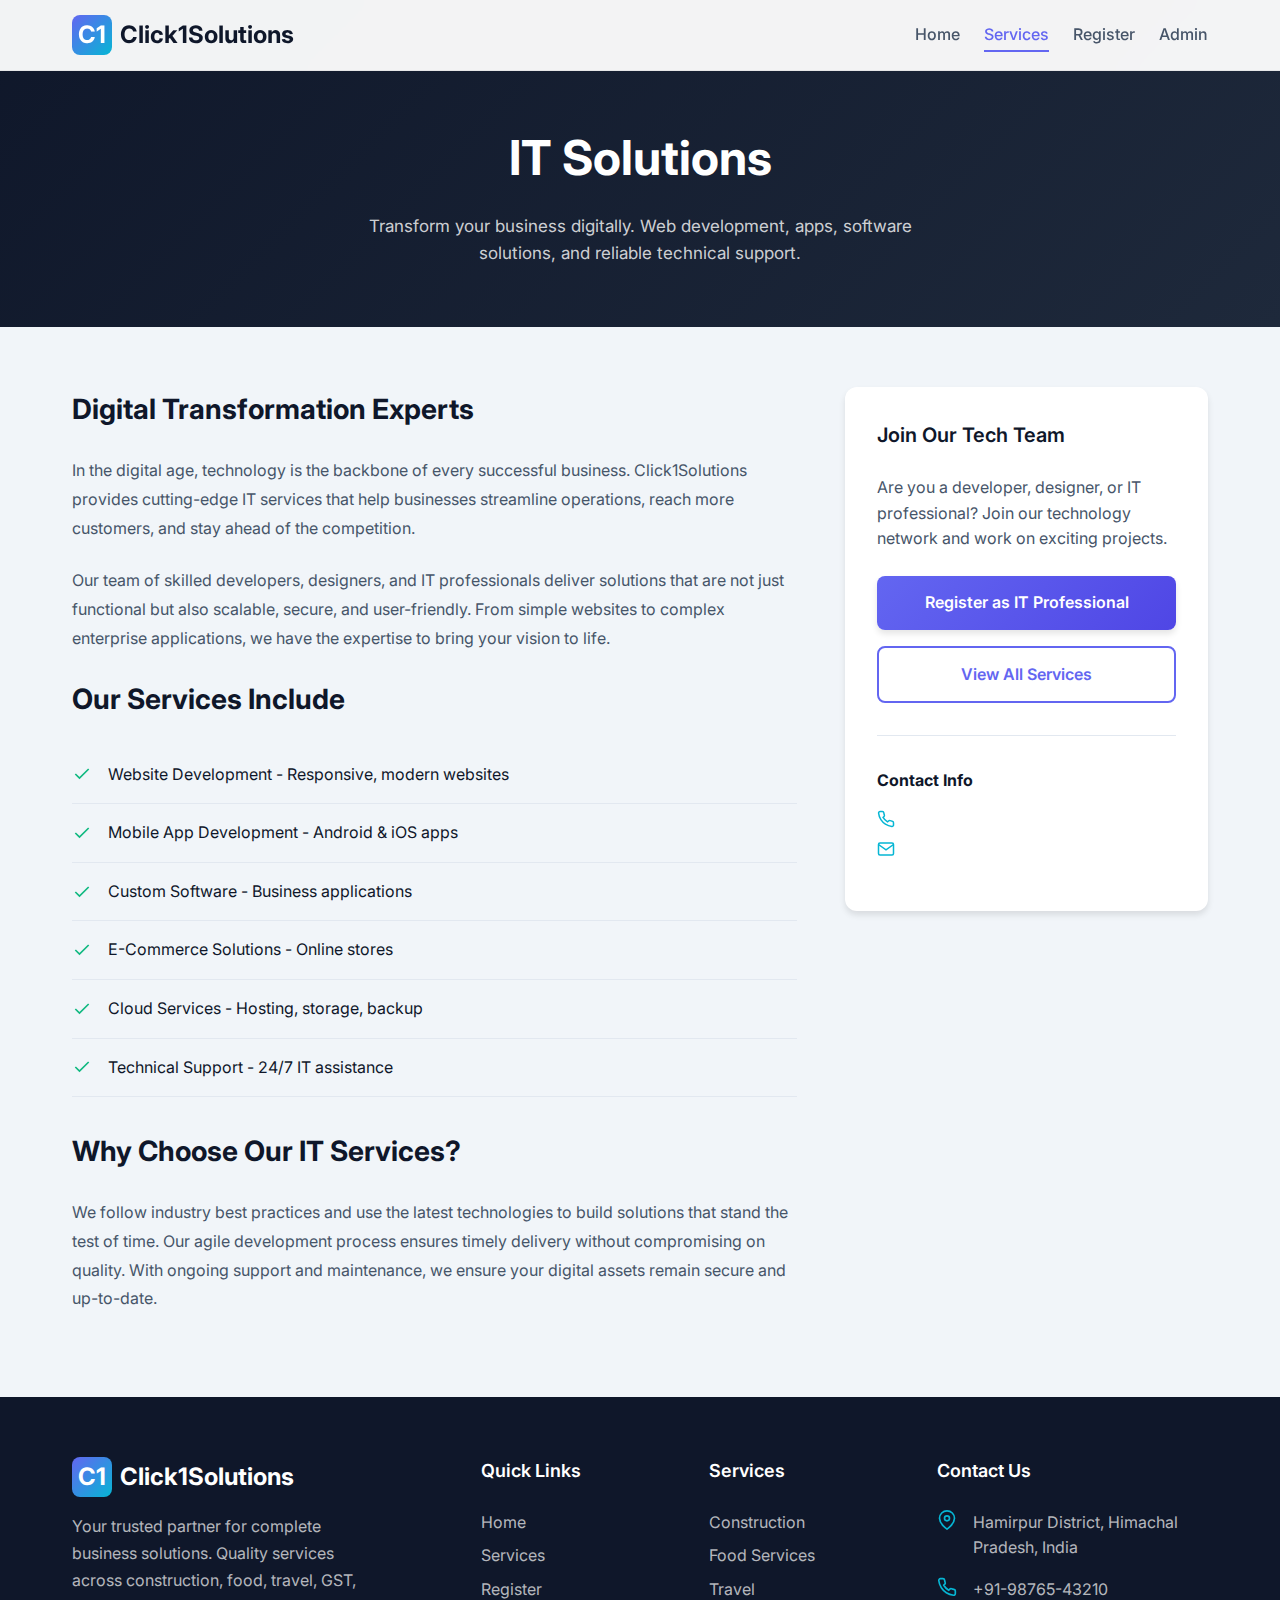
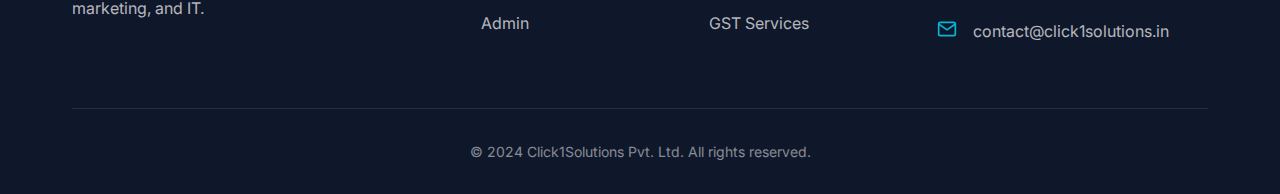
<file: it.html>
<!DOCTYPE html>
<html lang="en">
<head>
    <meta charset="UTF-8">
    <meta name="viewport" content="width=device-width, initial-scale=1.0">
    <meta name="description" content="IT solutions and web development services in Hamirpur, Himachal Pradesh. Websites, apps, software, and technical support.">
    <meta name="theme-color" content="#6366f1">
    <link rel="manifest" href="manifest.json">
    <title>IT Solutions | Click1Solutions Pvt. Ltd.</title>
    <link rel="stylesheet" href="style.css">
</head>
<body>
    <!-- Header -->
    <header class="header" id="header">
        <div class="container header-inner">
            <a href="index.html" class="logo">
                <div class="logo-icon">C1</div>
                <span>Click1Solutions</span>
            </a>
            
            <nav class="nav">
                <ul class="nav-list">
                    <li><a href="index.html" class="nav-link">Home</a></li>
                    <li><a href="services.html" class="nav-link active">Services</a></li>
                    <li><a href="staff-register.html" class="nav-link">Register</a></li>
                    <li><a href="admin-login.html" class="nav-link">Admin</a></li>
                </ul>
            </nav>
            
            <button class="menu-toggle" id="menuToggle" aria-label="Toggle menu">
                <span></span>
                <span></span>
                <span></span>
            </button>
        </div>
    </header>
    
    <!-- Mobile Navigation -->
    <nav class="mobile-nav" id="mobileNav">
        <ul class="mobile-nav-list">
            <li class="mobile-nav-item"><a href="index.html" class="mobile-nav-link">Home</a></li>
            <li class="mobile-nav-item"><a href="services.html" class="mobile-nav-link">Services</a></li>
            <li class="mobile-nav-item"><a href="construction.html" class="mobile-nav-link">Construction</a></li>
            <li class="mobile-nav-item"><a href="food.html" class="mobile-nav-link">Food Services</a></li>
            <li class="mobile-nav-item"><a href="travel.html" class="mobile-nav-link">Travel</a></li>
            <li class="mobile-nav-item"><a href="gst.html" class="mobile-nav-link">GST Services</a></li>
            <li class="mobile-nav-item"><a href="marketing.html" class="mobile-nav-link">Marketing</a></li>
            <li class="mobile-nav-item"><a href="it.html" class="mobile-nav-link">IT Solutions</a></li>
            <li class="mobile-nav-item"><a href="staff-register.html" class="mobile-nav-link">Register</a></li>
            <li class="mobile-nav-item"><a href="admin-login.html" class="mobile-nav-link">Admin</a></li>
        </ul>
    </nav>
    
    <!-- Page Header -->
    <section class="page-header">
        <div class="container">
            <h1 class="page-title">IT Solutions</h1>
            <p class="page-description">
                Transform your business digitally. Web development, apps, software solutions, 
                and reliable technical support.
            </p>
        </div>
    </section>
    
    <!-- Service Detail -->
    <section class="service-detail">
        <div class="container">
            <div class="service-detail-grid">
                <div class="service-detail-content">
                    <h2>Digital Transformation Experts</h2>
                    <p>
                        In the digital age, technology is the backbone of every successful business. 
                        Click1Solutions provides cutting-edge IT services that help businesses 
                        streamline operations, reach more customers, and stay ahead of the competition.
                    </p>
                    <p>
                        Our team of skilled developers, designers, and IT professionals deliver 
                        solutions that are not just functional but also scalable, secure, and 
                        user-friendly. From simple websites to complex enterprise applications, 
                        we have the expertise to bring your vision to life.
                    </p>
                    
                    <h2>Our Services Include</h2>
                    <ul class="service-features-list">
                        <li>
                            <svg width="20" height="20" viewBox="0 0 24 24" fill="none" stroke="currentColor" stroke-width="2">
                                <polyline points="20 6 9 17 4 12"></polyline>
                            </svg>
                            Website Development - Responsive, modern websites
                        </li>
                        <li>
                            <svg width="20" height="20" viewBox="0 0 24 24" fill="none" stroke="currentColor" stroke-width="2">
                                <polyline points="20 6 9 17 4 12"></polyline>
                            </svg>
                            Mobile App Development - Android & iOS apps
                        </li>
                        <li>
                            <svg width="20" height="20" viewBox="0 0 24 24" fill="none" stroke="currentColor" stroke-width="2">
                                <polyline points="20 6 9 17 4 12"></polyline>
                            </svg>
                            Custom Software - Business applications
                        </li>
                        <li>
                            <svg width="20" height="20" viewBox="0 0 24 24" fill="none" stroke="currentColor" stroke-width="2">
                                <polyline points="20 6 9 17 4 12"></polyline>
                            </svg>
                            E-Commerce Solutions - Online stores
                        </li>
                        <li>
                            <svg width="20" height="20" viewBox="0 0 24 24" fill="none" stroke="currentColor" stroke-width="2">
                                <polyline points="20 6 9 17 4 12"></polyline>
                            </svg>
                            Cloud Services - Hosting, storage, backup
                        </li>
                        <li>
                            <svg width="20" height="20" viewBox="0 0 24 24" fill="none" stroke="currentColor" stroke-width="2">
                                <polyline points="20 6 9 17 4 12"></polyline>
                            </svg>
                            Technical Support - 24/7 IT assistance
                        </li>
                    </ul>
                    
                    <h2>Why Choose Our IT Services?</h2>
                    <p>
                        We follow industry best practices and use the latest technologies to build 
                        solutions that stand the test of time. Our agile development process ensures 
                        timely delivery without compromising on quality. With ongoing support and 
                        maintenance, we ensure your digital assets remain secure and up-to-date.
                    </p>
                </div>
                
                <aside class="service-sidebar">
                    <h3>Join Our Tech Team</h3>
                    <p style="color: var(--gray-dark); margin-bottom: var(--space-lg);">
                        Are you a developer, designer, or IT professional? Join our technology 
                        network and work on exciting projects.
                    </p>
                    <a href="staff-register.html" class="btn btn-primary btn-block" style="margin-bottom: var(--space-md);">
                        Register as IT Professional
                    </a>
                    <a href="services.html" class="btn btn-outline btn-block">
                        View All Services
                    </a>
                    
                    <div style="margin-top: var(--space-xl); padding-top: var(--space-xl); border-top: 1px solid var(--gray-light);">
                        <h4 style="font-size: 1rem; margin-bottom: var(--space-md);">Contact Info</h4>
                        <div class="footer-contact-item" style="margin-bottom: var(--space-sm);">
                            <svg width="18" height="18" viewBox="0 0 24 24" fill="none" stroke="currentColor" stroke-width="2">
                                <path d="M22 16.92v3a2 2 0 0 1-2.18 2 19.79 19.79 0 0 1-8.63-3.07 19.5 19.5 0 0 1-6-6 19.79 19.79 0 0 1-3.07-8.67A2 2 0 0 1 4.11 2h3a2 2 0 0 1 2 1.72 12.84 12.84 0 0 0 .7 2.81 2 2 0 0 1-.45 2.11L8.09 9.91a16 16 0 0 0 6 6l1.27-1.27a2 2 0 0 1 2.11-.45 12.84 12.84 0 0 0 2.81.7A2 2 0 0 1 22 16.92z"></path>
                            </svg>
                            <span style="font-size: 0.875rem;">+91-98765-43210</span>
                        </div>
                        <div class="footer-contact-item">
                            <svg width="18" height="18" viewBox="0 0 24 24" fill="none" stroke="currentColor" stroke-width="2">
                                <path d="M4 4h16c1.1 0 2 .9 2 2v12c0 1.1-.9 2-2 2H4c-1.1 0-2-.9-2-2V6c0-1.1.9-2 2-2z"></path>
                                <polyline points="22,6 12,13 2,6"></polyline>
                            </svg>
                            <span style="font-size: 0.875rem;">contact@click1solutions.in</span>
                        </div>
                    </div>
                </aside>
            </div>
        </div>
    </section>
    
    <!-- Footer -->
    <footer class="footer">
        <div class="container">
            <div class="footer-grid">
                <div class="footer-brand">
                    <div class="footer-logo">
                        <div class="logo-icon">C1</div>
                        <span>Click1Solutions</span>
                    </div>
                    <p class="footer-description">
                        Your trusted partner for complete business solutions. 
                        Quality services across construction, food, travel, GST, marketing, and IT.
                    </p>
                </div>
                
                <div>
                    <h4 class="footer-title">Quick Links</h4>
                    <ul class="footer-links">
                        <li class="footer-link"><a href="index.html">Home</a></li>
                        <li class="footer-link"><a href="services.html">Services</a></li>
                        <li class="footer-link"><a href="staff-register.html">Register</a></li>
                        <li class="footer-link"><a href="admin-login.html">Admin</a></li>
                    </ul>
                </div>
                
                <div>
                    <h4 class="footer-title">Services</h4>
                    <ul class="footer-links">
                        <li class="footer-link"><a href="construction.html">Construction</a></li>
                        <li class="footer-link"><a href="food.html">Food Services</a></li>
                        <li class="footer-link"><a href="travel.html">Travel</a></li>
                        <li class="footer-link"><a href="gst.html">GST Services</a></li>
                    </ul>
                </div>
                
                <div>
                    <h4 class="footer-title">Contact Us</h4>
                    <div class="footer-contact-item">
                        <svg width="20" height="20" viewBox="0 0 24 24" fill="none" stroke="currentColor" stroke-width="2">
                            <path d="M21 10c0 7-9 13-9 13s-9-6-9-13a9 9 0 0 1 18 0z"></path>
                            <circle cx="12" cy="10" r="3"></circle>
                        </svg>
                        <span>Hamirpur District, Himachal Pradesh, India</span>
                    </div>
                    <div class="footer-contact-item">
                        <svg width="20" height="20" viewBox="0 0 24 24" fill="none" stroke="currentColor" stroke-width="2">
                            <path d="M22 16.92v3a2 2 0 0 1-2.18 2 19.79 19.79 0 0 1-8.63-3.07 19.5 19.5 0 0 1-6-6 19.79 19.79 0 0 1-3.07-8.67A2 2 0 0 1 4.11 2h3a2 2 0 0 1 2 1.72 12.84 12.84 0 0 0 .7 2.81 2 2 0 0 1-.45 2.11L8.09 9.91a16 16 0 0 0 6 6l1.27-1.27a2 2 0 0 1 2.11-.45 12.84 12.84 0 0 0 2.81.7A2 2 0 0 1 22 16.92z"></path>
                        </svg>
                        <span>+91-98765-43210</span>
                    </div>
                    <div class="footer-contact-item">
                        <svg width="20" height="20" viewBox="0 0 24 24" fill="none" stroke="currentColor" stroke-width="2">
                            <path d="M4 4h16c1.1 0 2 .9 2 2v12c0 1.1-.9 2-2 2H4c-1.1 0-2-.9-2-2V6c0-1.1.9-2 2-2z"></path>
                            <polyline points="22,6 12,13 2,6"></polyline>
                        </svg>
                        <span>contact@click1solutions.in</span>
                    </div>
                </div>
            </div>
            
            <div class="footer-bottom">
                <p>&copy; 2024 Click1Solutions Pvt. Ltd. All rights reserved.</p>
            </div>
        </div>
    </footer>
    
    <script src="security.js"></script>
    <script src="script.js"></script>
</body>
</html>
</file>
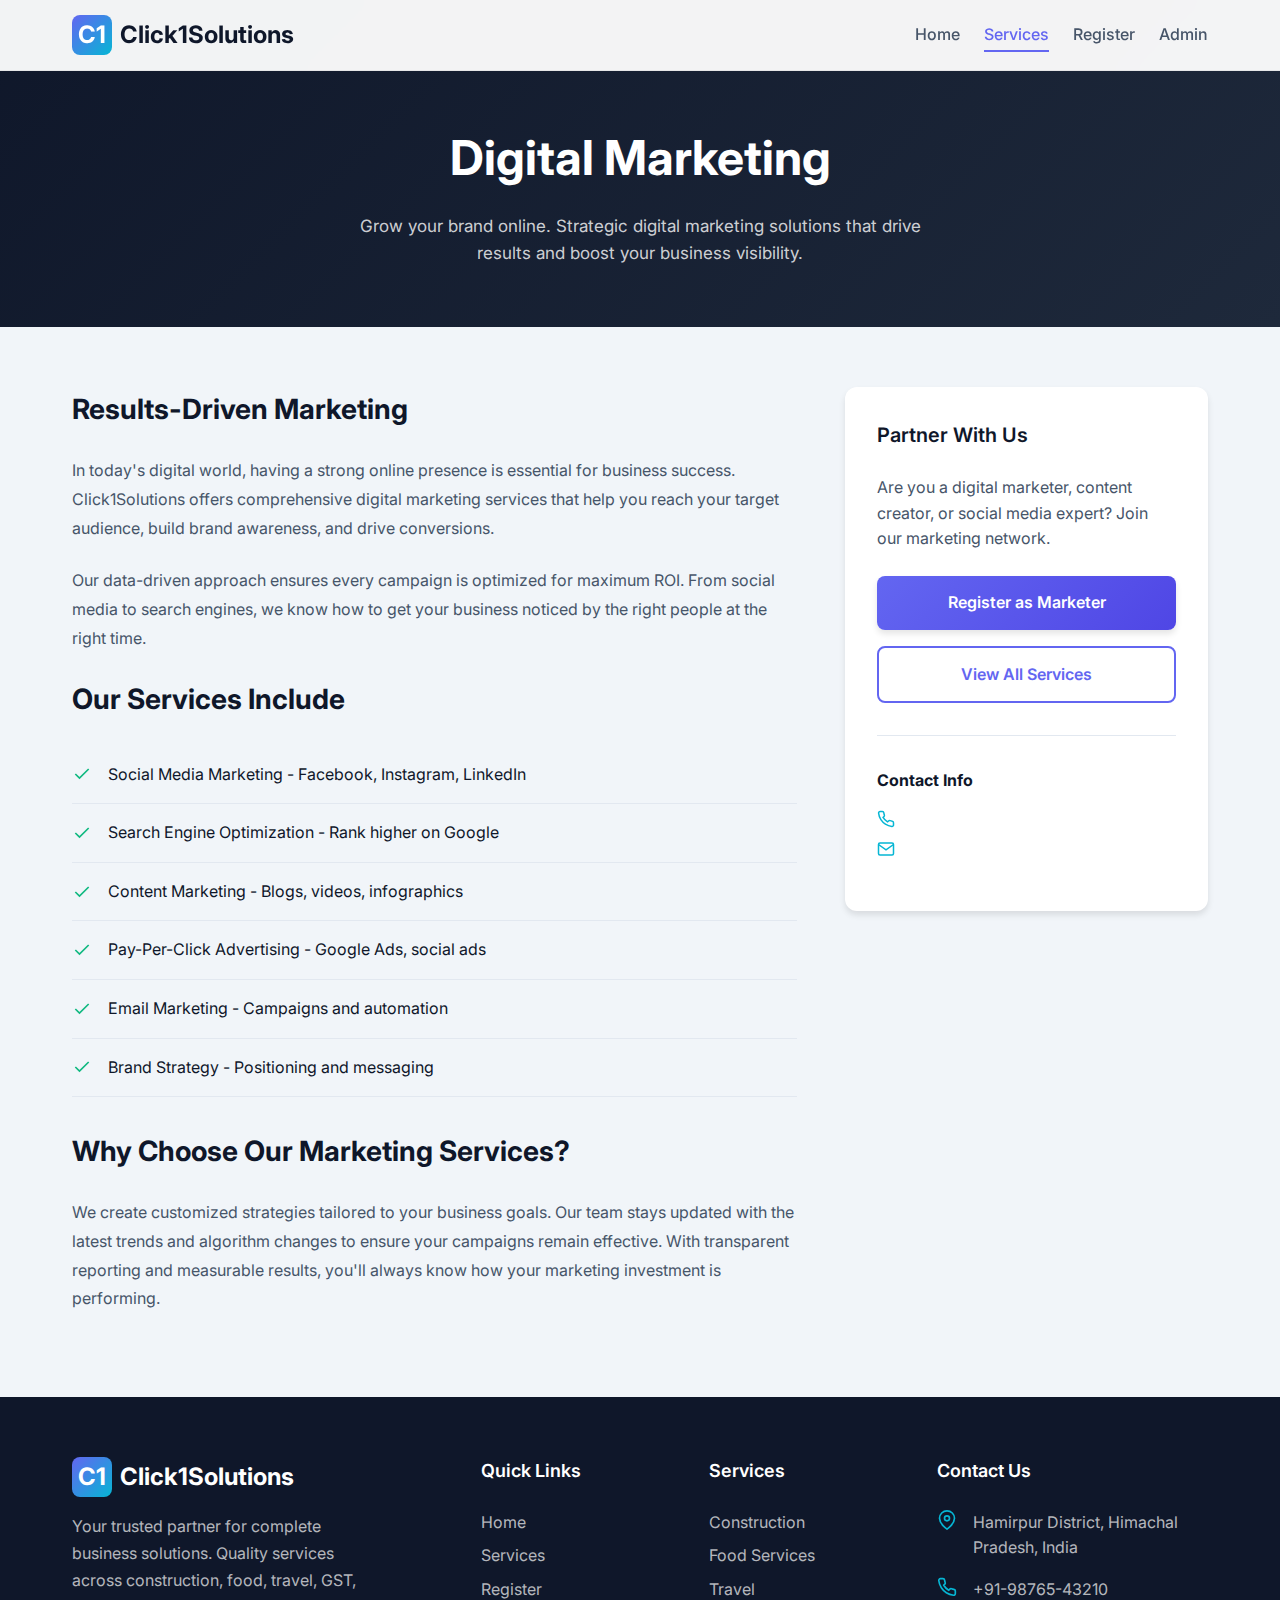
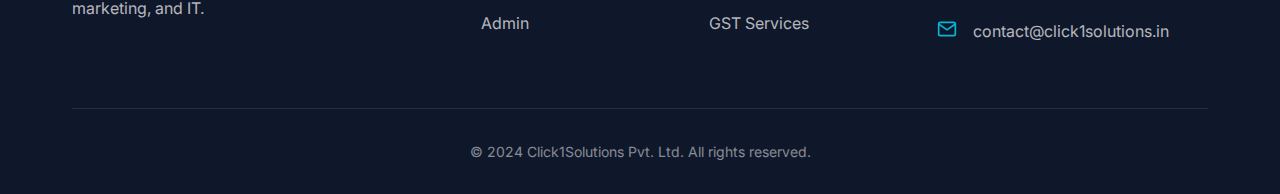
<file: marketing.html>
<!DOCTYPE html>
<html lang="en">
<head>
    <meta charset="UTF-8">
    <meta name="viewport" content="width=device-width, initial-scale=1.0">
    <meta name="description" content="Digital marketing services in Hamirpur, Himachal Pradesh. Social media, SEO, content marketing, and online advertising.">
    <meta name="theme-color" content="#6366f1">
    <link rel="manifest" href="manifest.json">
    <title>Digital Marketing | Click1Solutions Pvt. Ltd.</title>
    <link rel="stylesheet" href="style.css">
</head>
<body>
    <!-- Header -->
    <header class="header" id="header">
        <div class="container header-inner">
            <a href="index.html" class="logo">
                <div class="logo-icon">C1</div>
                <span>Click1Solutions</span>
            </a>
            
            <nav class="nav">
                <ul class="nav-list">
                    <li><a href="index.html" class="nav-link">Home</a></li>
                    <li><a href="services.html" class="nav-link active">Services</a></li>
                    <li><a href="staff-register.html" class="nav-link">Register</a></li>
                    <li><a href="admin-login.html" class="nav-link">Admin</a></li>
                </ul>
            </nav>
            
            <button class="menu-toggle" id="menuToggle" aria-label="Toggle menu">
                <span></span>
                <span></span>
                <span></span>
            </button>
        </div>
    </header>
    
    <!-- Mobile Navigation -->
    <nav class="mobile-nav" id="mobileNav">
        <ul class="mobile-nav-list">
            <li class="mobile-nav-item"><a href="index.html" class="mobile-nav-link">Home</a></li>
            <li class="mobile-nav-item"><a href="services.html" class="mobile-nav-link">Services</a></li>
            <li class="mobile-nav-item"><a href="construction.html" class="mobile-nav-link">Construction</a></li>
            <li class="mobile-nav-item"><a href="food.html" class="mobile-nav-link">Food Services</a></li>
            <li class="mobile-nav-item"><a href="travel.html" class="mobile-nav-link">Travel</a></li>
            <li class="mobile-nav-item"><a href="gst.html" class="mobile-nav-link">GST Services</a></li>
            <li class="mobile-nav-item"><a href="marketing.html" class="mobile-nav-link">Marketing</a></li>
            <li class="mobile-nav-item"><a href="it.html" class="mobile-nav-link">IT Solutions</a></li>
            <li class="mobile-nav-item"><a href="staff-register.html" class="mobile-nav-link">Register</a></li>
            <li class="mobile-nav-item"><a href="admin-login.html" class="mobile-nav-link">Admin</a></li>
        </ul>
    </nav>
    
    <!-- Page Header -->
    <section class="page-header">
        <div class="container">
            <h1 class="page-title">Digital Marketing</h1>
            <p class="page-description">
                Grow your brand online. Strategic digital marketing solutions that drive 
                results and boost your business visibility.
            </p>
        </div>
    </section>
    
    <!-- Service Detail -->
    <section class="service-detail">
        <div class="container">
            <div class="service-detail-grid">
                <div class="service-detail-content">
                    <h2>Results-Driven Marketing</h2>
                    <p>
                        In today's digital world, having a strong online presence is essential 
                        for business success. Click1Solutions offers comprehensive digital marketing 
                        services that help you reach your target audience, build brand awareness, 
                        and drive conversions.
                    </p>
                    <p>
                        Our data-driven approach ensures every campaign is optimized for maximum 
                        ROI. From social media to search engines, we know how to get your business 
                        noticed by the right people at the right time.
                    </p>
                    
                    <h2>Our Services Include</h2>
                    <ul class="service-features-list">
                        <li>
                            <svg width="20" height="20" viewBox="0 0 24 24" fill="none" stroke="currentColor" stroke-width="2">
                                <polyline points="20 6 9 17 4 12"></polyline>
                            </svg>
                            Social Media Marketing - Facebook, Instagram, LinkedIn
                        </li>
                        <li>
                            <svg width="20" height="20" viewBox="0 0 24 24" fill="none" stroke="currentColor" stroke-width="2">
                                <polyline points="20 6 9 17 4 12"></polyline>
                            </svg>
                            Search Engine Optimization - Rank higher on Google
                        </li>
                        <li>
                            <svg width="20" height="20" viewBox="0 0 24 24" fill="none" stroke="currentColor" stroke-width="2">
                                <polyline points="20 6 9 17 4 12"></polyline>
                            </svg>
                            Content Marketing - Blogs, videos, infographics
                        </li>
                        <li>
                            <svg width="20" height="20" viewBox="0 0 24 24" fill="none" stroke="currentColor" stroke-width="2">
                                <polyline points="20 6 9 17 4 12"></polyline>
                            </svg>
                            Pay-Per-Click Advertising - Google Ads, social ads
                        </li>
                        <li>
                            <svg width="20" height="20" viewBox="0 0 24 24" fill="none" stroke="currentColor" stroke-width="2">
                                <polyline points="20 6 9 17 4 12"></polyline>
                            </svg>
                            Email Marketing - Campaigns and automation
                        </li>
                        <li>
                            <svg width="20" height="20" viewBox="0 0 24 24" fill="none" stroke="currentColor" stroke-width="2">
                                <polyline points="20 6 9 17 4 12"></polyline>
                            </svg>
                            Brand Strategy - Positioning and messaging
                        </li>
                    </ul>
                    
                    <h2>Why Choose Our Marketing Services?</h2>
                    <p>
                        We create customized strategies tailored to your business goals. Our team 
                        stays updated with the latest trends and algorithm changes to ensure your 
                        campaigns remain effective. With transparent reporting and measurable results, 
                        you'll always know how your marketing investment is performing.
                    </p>
                </div>
                
                <aside class="service-sidebar">
                    <h3>Partner With Us</h3>
                    <p style="color: var(--gray-dark); margin-bottom: var(--space-lg);">
                        Are you a digital marketer, content creator, or social media expert? 
                        Join our marketing network.
                    </p>
                    <a href="staff-register.html" class="btn btn-primary btn-block" style="margin-bottom: var(--space-md);">
                        Register as Marketer
                    </a>
                    <a href="services.html" class="btn btn-outline btn-block">
                        View All Services
                    </a>
                    
                    <div style="margin-top: var(--space-xl); padding-top: var(--space-xl); border-top: 1px solid var(--gray-light);">
                        <h4 style="font-size: 1rem; margin-bottom: var(--space-md);">Contact Info</h4>
                        <div class="footer-contact-item" style="margin-bottom: var(--space-sm);">
                            <svg width="18" height="18" viewBox="0 0 24 24" fill="none" stroke="currentColor" stroke-width="2">
                                <path d="M22 16.92v3a2 2 0 0 1-2.18 2 19.79 19.79 0 0 1-8.63-3.07 19.5 19.5 0 0 1-6-6 19.79 19.79 0 0 1-3.07-8.67A2 2 0 0 1 4.11 2h3a2 2 0 0 1 2 1.72 12.84 12.84 0 0 0 .7 2.81 2 2 0 0 1-.45 2.11L8.09 9.91a16 16 0 0 0 6 6l1.27-1.27a2 2 0 0 1 2.11-.45 12.84 12.84 0 0 0 2.81.7A2 2 0 0 1 22 16.92z"></path>
                            </svg>
                            <span style="font-size: 0.875rem;">+91-98765-43210</span>
                        </div>
                        <div class="footer-contact-item">
                            <svg width="18" height="18" viewBox="0 0 24 24" fill="none" stroke="currentColor" stroke-width="2">
                                <path d="M4 4h16c1.1 0 2 .9 2 2v12c0 1.1-.9 2-2 2H4c-1.1 0-2-.9-2-2V6c0-1.1.9-2 2-2z"></path>
                                <polyline points="22,6 12,13 2,6"></polyline>
                            </svg>
                            <span style="font-size: 0.875rem;">contact@click1solutions.in</span>
                        </div>
                    </div>
                </aside>
            </div>
        </div>
    </section>
    
    <!-- Footer -->
    <footer class="footer">
        <div class="container">
            <div class="footer-grid">
                <div class="footer-brand">
                    <div class="footer-logo">
                        <div class="logo-icon">C1</div>
                        <span>Click1Solutions</span>
                    </div>
                    <p class="footer-description">
                        Your trusted partner for complete business solutions. 
                        Quality services across construction, food, travel, GST, marketing, and IT.
                    </p>
                </div>
                
                <div>
                    <h4 class="footer-title">Quick Links</h4>
                    <ul class="footer-links">
                        <li class="footer-link"><a href="index.html">Home</a></li>
                        <li class="footer-link"><a href="services.html">Services</a></li>
                        <li class="footer-link"><a href="staff-register.html">Register</a></li>
                        <li class="footer-link"><a href="admin-login.html">Admin</a></li>
                    </ul>
                </div>
                
                <div>
                    <h4 class="footer-title">Services</h4>
                    <ul class="footer-links">
                        <li class="footer-link"><a href="construction.html">Construction</a></li>
                        <li class="footer-link"><a href="food.html">Food Services</a></li>
                        <li class="footer-link"><a href="travel.html">Travel</a></li>
                        <li class="footer-link"><a href="gst.html">GST Services</a></li>
                    </ul>
                </div>
                
                <div>
                    <h4 class="footer-title">Contact Us</h4>
                    <div class="footer-contact-item">
                        <svg width="20" height="20" viewBox="0 0 24 24" fill="none" stroke="currentColor" stroke-width="2">
                            <path d="M21 10c0 7-9 13-9 13s-9-6-9-13a9 9 0 0 1 18 0z"></path>
                            <circle cx="12" cy="10" r="3"></circle>
                        </svg>
                        <span>Hamirpur District, Himachal Pradesh, India</span>
                    </div>
                    <div class="footer-contact-item">
                        <svg width="20" height="20" viewBox="0 0 24 24" fill="none" stroke="currentColor" stroke-width="2">
                            <path d="M22 16.92v3a2 2 0 0 1-2.18 2 19.79 19.79 0 0 1-8.63-3.07 19.5 19.5 0 0 1-6-6 19.79 19.79 0 0 1-3.07-8.67A2 2 0 0 1 4.11 2h3a2 2 0 0 1 2 1.72 12.84 12.84 0 0 0 .7 2.81 2 2 0 0 1-.45 2.11L8.09 9.91a16 16 0 0 0 6 6l1.27-1.27a2 2 0 0 1 2.11-.45 12.84 12.84 0 0 0 2.81.7A2 2 0 0 1 22 16.92z"></path>
                        </svg>
                        <span>+91-98765-43210</span>
                    </div>
                    <div class="footer-contact-item">
                        <svg width="20" height="20" viewBox="0 0 24 24" fill="none" stroke="currentColor" stroke-width="2">
                            <path d="M4 4h16c1.1 0 2 .9 2 2v12c0 1.1-.9 2-2 2H4c-1.1 0-2-.9-2-2V6c0-1.1.9-2 2-2z"></path>
                            <polyline points="22,6 12,13 2,6"></polyline>
                        </svg>
                        <span>contact@click1solutions.in</span>
                    </div>
                </div>
            </div>
            
            <div class="footer-bottom">
                <p>&copy; 2024 Click1Solutions Pvt. Ltd. All rights reserved.</p>
            </div>
        </div>
    </footer>
    
    <script src="security.js"></script>
    <script src="script.js"></script>
</body>
</html>
</file>
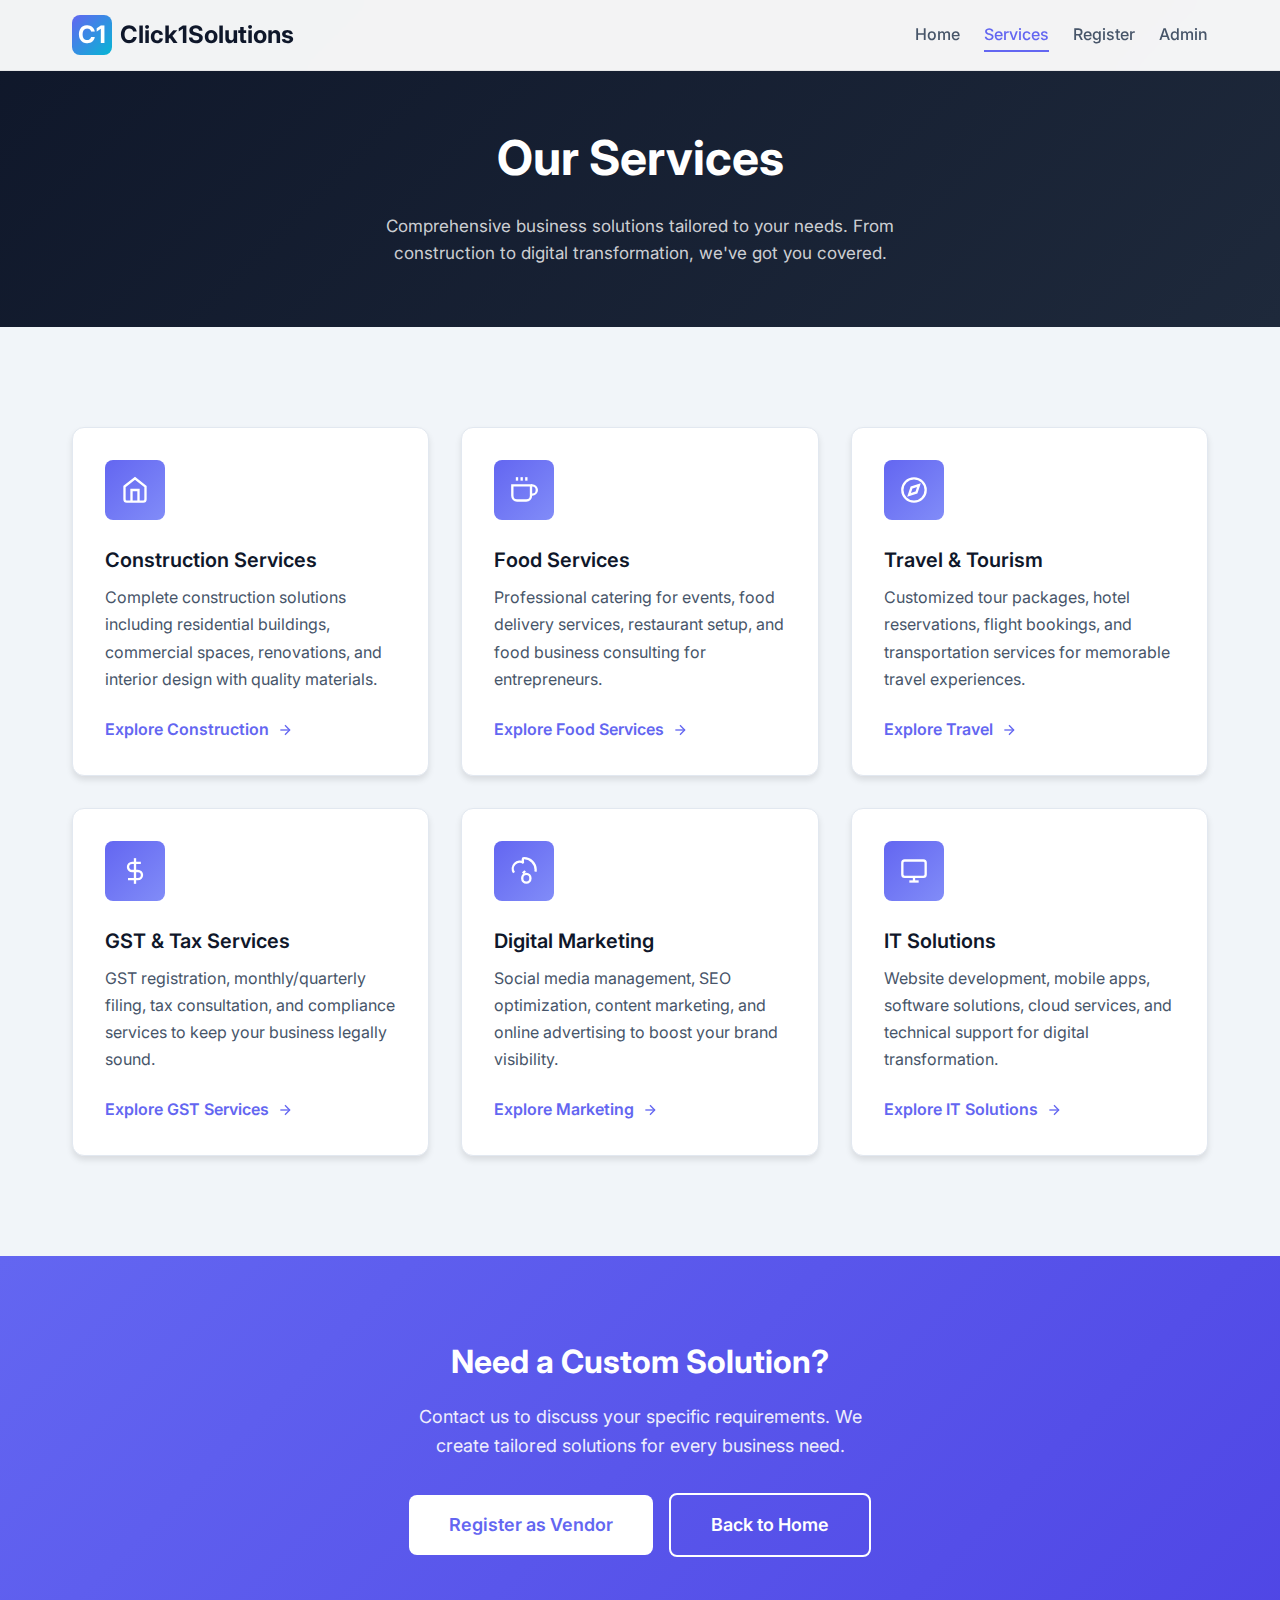
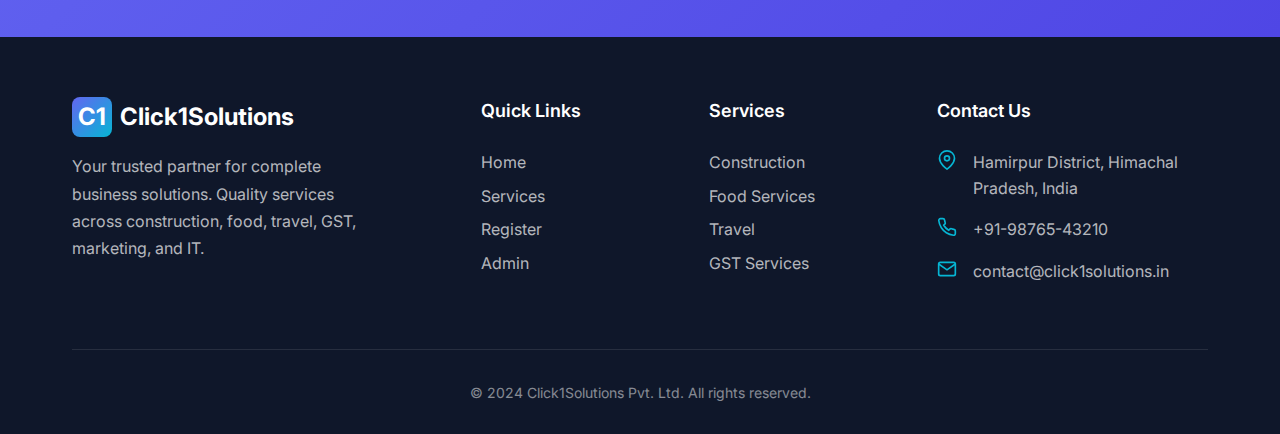
<file: services.html>
<!DOCTYPE html>
<html lang="en">
<head>
    <meta charset="UTF-8">
    <meta name="viewport" content="width=device-width, initial-scale=1.0">
    <meta name="description" content="Explore all services offered by Click1Solutions - Construction, Food Services, Travel, GST, Marketing, and IT Solutions.">
    <meta name="theme-color" content="#6366f1">
    <link rel="manifest" href="manifest.json">
    <title>Our Services | Click1Solutions Pvt. Ltd.</title>
    <link rel="stylesheet" href="style.css">
</head>
<body>
    <!-- Header -->
    <header class="header" id="header">
        <div class="container header-inner">
            <a href="index.html" class="logo">
                <div class="logo-icon">C1</div>
                <span>Click1Solutions</span>
            </a>
            
            <nav class="nav">
                <ul class="nav-list">
                    <li><a href="index.html" class="nav-link">Home</a></li>
                    <li><a href="services.html" class="nav-link active">Services</a></li>
                    <li><a href="staff-register.html" class="nav-link">Register</a></li>
                    <li><a href="admin-login.html" class="nav-link">Admin</a></li>
                </ul>
            </nav>
            
            <button class="menu-toggle" id="menuToggle" aria-label="Toggle menu">
                <span></span>
                <span></span>
                <span></span>
            </button>
        </div>
    </header>
    
    <!-- Mobile Navigation -->
    <nav class="mobile-nav" id="mobileNav">
        <ul class="mobile-nav-list">
            <li class="mobile-nav-item"><a href="index.html" class="mobile-nav-link">Home</a></li>
            <li class="mobile-nav-item"><a href="services.html" class="mobile-nav-link">Services</a></li>
            <li class="mobile-nav-item"><a href="construction.html" class="mobile-nav-link">Construction</a></li>
            <li class="mobile-nav-item"><a href="food.html" class="mobile-nav-link">Food Services</a></li>
            <li class="mobile-nav-item"><a href="travel.html" class="mobile-nav-link">Travel</a></li>
            <li class="mobile-nav-item"><a href="gst.html" class="mobile-nav-link">GST Services</a></li>
            <li class="mobile-nav-item"><a href="marketing.html" class="mobile-nav-link">Marketing</a></li>
            <li class="mobile-nav-item"><a href="it.html" class="mobile-nav-link">IT Solutions</a></li>
            <li class="mobile-nav-item"><a href="staff-register.html" class="mobile-nav-link">Register as Staff/Vendor</a></li>
            <li class="mobile-nav-item"><a href="admin-login.html" class="mobile-nav-link">Admin Login</a></li>
        </ul>
    </nav>
    
    <!-- Page Header -->
    <section class="page-header">
        <div class="container">
            <h1 class="page-title">Our Services</h1>
            <p class="page-description">
                Comprehensive business solutions tailored to your needs. 
                From construction to digital transformation, we've got you covered.
            </p>
        </div>
    </section>
    
    <!-- Services Section -->
    <section class="section">
        <div class="container">
            <div class="services-grid">
                <!-- Construction -->
                <div class="service-card">
                    <div class="service-icon">
                        <svg viewBox="0 0 24 24" fill="none" stroke="currentColor" stroke-width="2">
                            <path d="M3 9l9-7 9 7v11a2 2 0 0 1-2 2H5a2 2 0 0 1-2-2z"></path>
                            <polyline points="9 22 9 12 15 12 15 22"></polyline>
                        </svg>
                    </div>
                    <h3 class="service-title">Construction Services</h3>
                    <p class="service-description">
                        Complete construction solutions including residential buildings, commercial spaces, 
                        renovations, and interior design with quality materials.
                    </p>
                    <a href="construction.html" class="service-link">
                        Explore Construction
                        <svg width="16" height="16" viewBox="0 0 24 24" fill="none" stroke="currentColor" stroke-width="2">
                            <line x1="5" y1="12" x2="19" y2="12"></line>
                            <polyline points="12 5 19 12 12 19"></polyline>
                        </svg>
                    </a>
                </div>
                
                <!-- Food Services -->
                <div class="service-card">
                    <div class="service-icon">
                        <svg viewBox="0 0 24 24" fill="none" stroke="currentColor" stroke-width="2">
                            <path d="M18 8h1a4 4 0 0 1 0 8h-1"></path>
                            <path d="M2 8h16v9a4 4 0 0 1-4 4H6a4 4 0 0 1-4-4V8z"></path>
                            <line x1="6" y1="1" x2="6" y2="4"></line>
                            <line x1="10" y1="1" x2="10" y2="4"></line>
                            <line x1="14" y1="1" x2="14" y2="4"></line>
                        </svg>
                    </div>
                    <h3 class="service-title">Food Services</h3>
                    <p class="service-description">
                        Professional catering for events, food delivery services, restaurant setup, 
                        and food business consulting for entrepreneurs.
                    </p>
                    <a href="food.html" class="service-link">
                        Explore Food Services
                        <svg width="16" height="16" viewBox="0 0 24 24" fill="none" stroke="currentColor" stroke-width="2">
                            <line x1="5" y1="12" x2="19" y2="12"></line>
                            <polyline points="12 5 19 12 12 19"></polyline>
                        </svg>
                    </a>
                </div>
                
                <!-- Travel -->
                <div class="service-card">
                    <div class="service-icon">
                        <svg viewBox="0 0 24 24" fill="none" stroke="currentColor" stroke-width="2">
                            <circle cx="12" cy="12" r="10"></circle>
                            <polygon points="16.24 7.76 14.12 14.12 7.76 16.24 9.88 9.88 16.24 7.76"></polygon>
                        </svg>
                    </div>
                    <h3 class="service-title">Travel & Tourism</h3>
                    <p class="service-description">
                        Customized tour packages, hotel reservations, flight bookings, and transportation 
                        services for memorable travel experiences.
                    </p>
                    <a href="travel.html" class="service-link">
                        Explore Travel
                        <svg width="16" height="16" viewBox="0 0 24 24" fill="none" stroke="currentColor" stroke-width="2">
                            <line x1="5" y1="12" x2="19" y2="12"></line>
                            <polyline points="12 5 19 12 12 19"></polyline>
                        </svg>
                    </a>
                </div>
                
                <!-- GST -->
                <div class="service-card">
                    <div class="service-icon">
                        <svg viewBox="0 0 24 24" fill="none" stroke="currentColor" stroke-width="2">
                            <line x1="12" y1="1" x2="12" y2="23"></line>
                            <path d="M17 5H9.5a3.5 3.5 0 0 0 0 7h5a3.5 3.5 0 0 1 0 7H6"></path>
                        </svg>
                    </div>
                    <h3 class="service-title">GST & Tax Services</h3>
                    <p class="service-description">
                        GST registration, monthly/quarterly filing, tax consultation, and compliance 
                        services to keep your business legally sound.
                    </p>
                    <a href="gst.html" class="service-link">
                        Explore GST Services
                        <svg width="16" height="16" viewBox="0 0 24 24" fill="none" stroke="currentColor" stroke-width="2">
                            <line x1="5" y1="12" x2="19" y2="12"></line>
                            <polyline points="12 5 19 12 12 19"></polyline>
                        </svg>
                    </a>
                </div>
                
                <!-- Marketing -->
                <div class="service-card">
                    <div class="service-icon">
                        <svg viewBox="0 0 24 24" fill="none" stroke="currentColor" stroke-width="2">
                            <path d="M11 5.08V2a1 1 0 0 1 1-1 10 10 0 0 1 10 10c0 .5-.1 1.02-.25 1.5"></path>
                            <path d="M14 14.5a3.5 3.5 0 0 0-3.5 3.5v.5a3.5 3.5 0 0 0 7 0v-.5a3.5 3.5 0 0 0-3.5-3.5z"></path>
                            <path d="M3.42 13.42a6 6 0 0 1 8.34-8.34"></path>
                            <path d="M11 14l2-2"></path>
                        </svg>
                    </div>
                    <h3 class="service-title">Digital Marketing</h3>
                    <p class="service-description">
                        Social media management, SEO optimization, content marketing, and online 
                        advertising to boost your brand visibility.
                    </p>
                    <a href="marketing.html" class="service-link">
                        Explore Marketing
                        <svg width="16" height="16" viewBox="0 0 24 24" fill="none" stroke="currentColor" stroke-width="2">
                            <line x1="5" y1="12" x2="19" y2="12"></line>
                            <polyline points="12 5 19 12 12 19"></polyline>
                        </svg>
                    </a>
                </div>
                
                <!-- IT Solutions -->
                <div class="service-card">
                    <div class="service-icon">
                        <svg viewBox="0 0 24 24" fill="none" stroke="currentColor" stroke-width="2">
                            <rect x="2" y="3" width="20" height="14" rx="2" ry="2"></rect>
                            <line x1="8" y1="21" x2="16" y2="21"></line>
                            <line x1="12" y1="17" x2="12" y2="21"></line>
                        </svg>
                    </div>
                    <h3 class="service-title">IT Solutions</h3>
                    <p class="service-description">
                        Website development, mobile apps, software solutions, cloud services, 
                        and technical support for digital transformation.
                    </p>
                    <a href="it.html" class="service-link">
                        Explore IT Solutions
                        <svg width="16" height="16" viewBox="0 0 24 24" fill="none" stroke="currentColor" stroke-width="2">
                            <line x1="5" y1="12" x2="19" y2="12"></line>
                            <polyline points="12 5 19 12 12 19"></polyline>
                        </svg>
                    </a>
                </div>
            </div>
        </div>
    </section>
    
    <!-- CTA Section -->
    <section class="cta-section">
        <div class="container">
            <h2 class="cta-title">Need a Custom Solution?</h2>
            <p class="cta-description">
                Contact us to discuss your specific requirements. 
                We create tailored solutions for every business need.
            </p>
            <div class="cta-buttons">
                <a href="staff-register.html" class="btn btn-lg" style="background: white; color: var(--primary);">Register as Vendor</a>
                <a href="index.html" class="btn btn-outline btn-lg">Back to Home</a>
            </div>
        </div>
    </section>
    
    <!-- Footer -->
    <footer class="footer">
        <div class="container">
            <div class="footer-grid">
                <div class="footer-brand">
                    <div class="footer-logo">
                        <div class="logo-icon">C1</div>
                        <span>Click1Solutions</span>
                    </div>
                    <p class="footer-description">
                        Your trusted partner for complete business solutions. 
                        Quality services across construction, food, travel, GST, marketing, and IT.
                    </p>
                </div>
                
                <div>
                    <h4 class="footer-title">Quick Links</h4>
                    <ul class="footer-links">
                        <li class="footer-link"><a href="index.html">Home</a></li>
                        <li class="footer-link"><a href="services.html">Services</a></li>
                        <li class="footer-link"><a href="staff-register.html">Register</a></li>
                        <li class="footer-link"><a href="admin-login.html">Admin</a></li>
                    </ul>
                </div>
                
                <div>
                    <h4 class="footer-title">Services</h4>
                    <ul class="footer-links">
                        <li class="footer-link"><a href="construction.html">Construction</a></li>
                        <li class="footer-link"><a href="food.html">Food Services</a></li>
                        <li class="footer-link"><a href="travel.html">Travel</a></li>
                        <li class="footer-link"><a href="gst.html">GST Services</a></li>
                    </ul>
                </div>
                
                <div>
                    <h4 class="footer-title">Contact Us</h4>
                    <div class="footer-contact-item">
                        <svg width="20" height="20" viewBox="0 0 24 24" fill="none" stroke="currentColor" stroke-width="2">
                            <path d="M21 10c0 7-9 13-9 13s-9-6-9-13a9 9 0 0 1 18 0z"></path>
                            <circle cx="12" cy="10" r="3"></circle>
                        </svg>
                        <span>Hamirpur District, Himachal Pradesh, India</span>
                    </div>
                    <div class="footer-contact-item">
                        <svg width="20" height="20" viewBox="0 0 24 24" fill="none" stroke="currentColor" stroke-width="2">
                            <path d="M22 16.92v3a2 2 0 0 1-2.18 2 19.79 19.79 0 0 1-8.63-3.07 19.5 19.5 0 0 1-6-6 19.79 19.79 0 0 1-3.07-8.67A2 2 0 0 1 4.11 2h3a2 2 0 0 1 2 1.72 12.84 12.84 0 0 0 .7 2.81 2 2 0 0 1-.45 2.11L8.09 9.91a16 16 0 0 0 6 6l1.27-1.27a2 2 0 0 1 2.11-.45 12.84 12.84 0 0 0 2.81.7A2 2 0 0 1 22 16.92z"></path>
                        </svg>
                        <span>+91-98765-43210</span>
                    </div>
                    <div class="footer-contact-item">
                        <svg width="20" height="20" viewBox="0 0 24 24" fill="none" stroke="currentColor" stroke-width="2">
                            <path d="M4 4h16c1.1 0 2 .9 2 2v12c0 1.1-.9 2-2 2H4c-1.1 0-2-.9-2-2V6c0-1.1.9-2 2-2z"></path>
                            <polyline points="22,6 12,13 2,6"></polyline>
                        </svg>
                        <span>contact@click1solutions.in</span>
                    </div>
                </div>
            </div>
            
            <div class="footer-bottom">
                <p>&copy; 2024 Click1Solutions Pvt. Ltd. All rights reserved.</p>
            </div>
        </div>
    </footer>
    
    <script src="security.js"></script>
    <script src="script.js"></script>
</body>
</html>
</file>
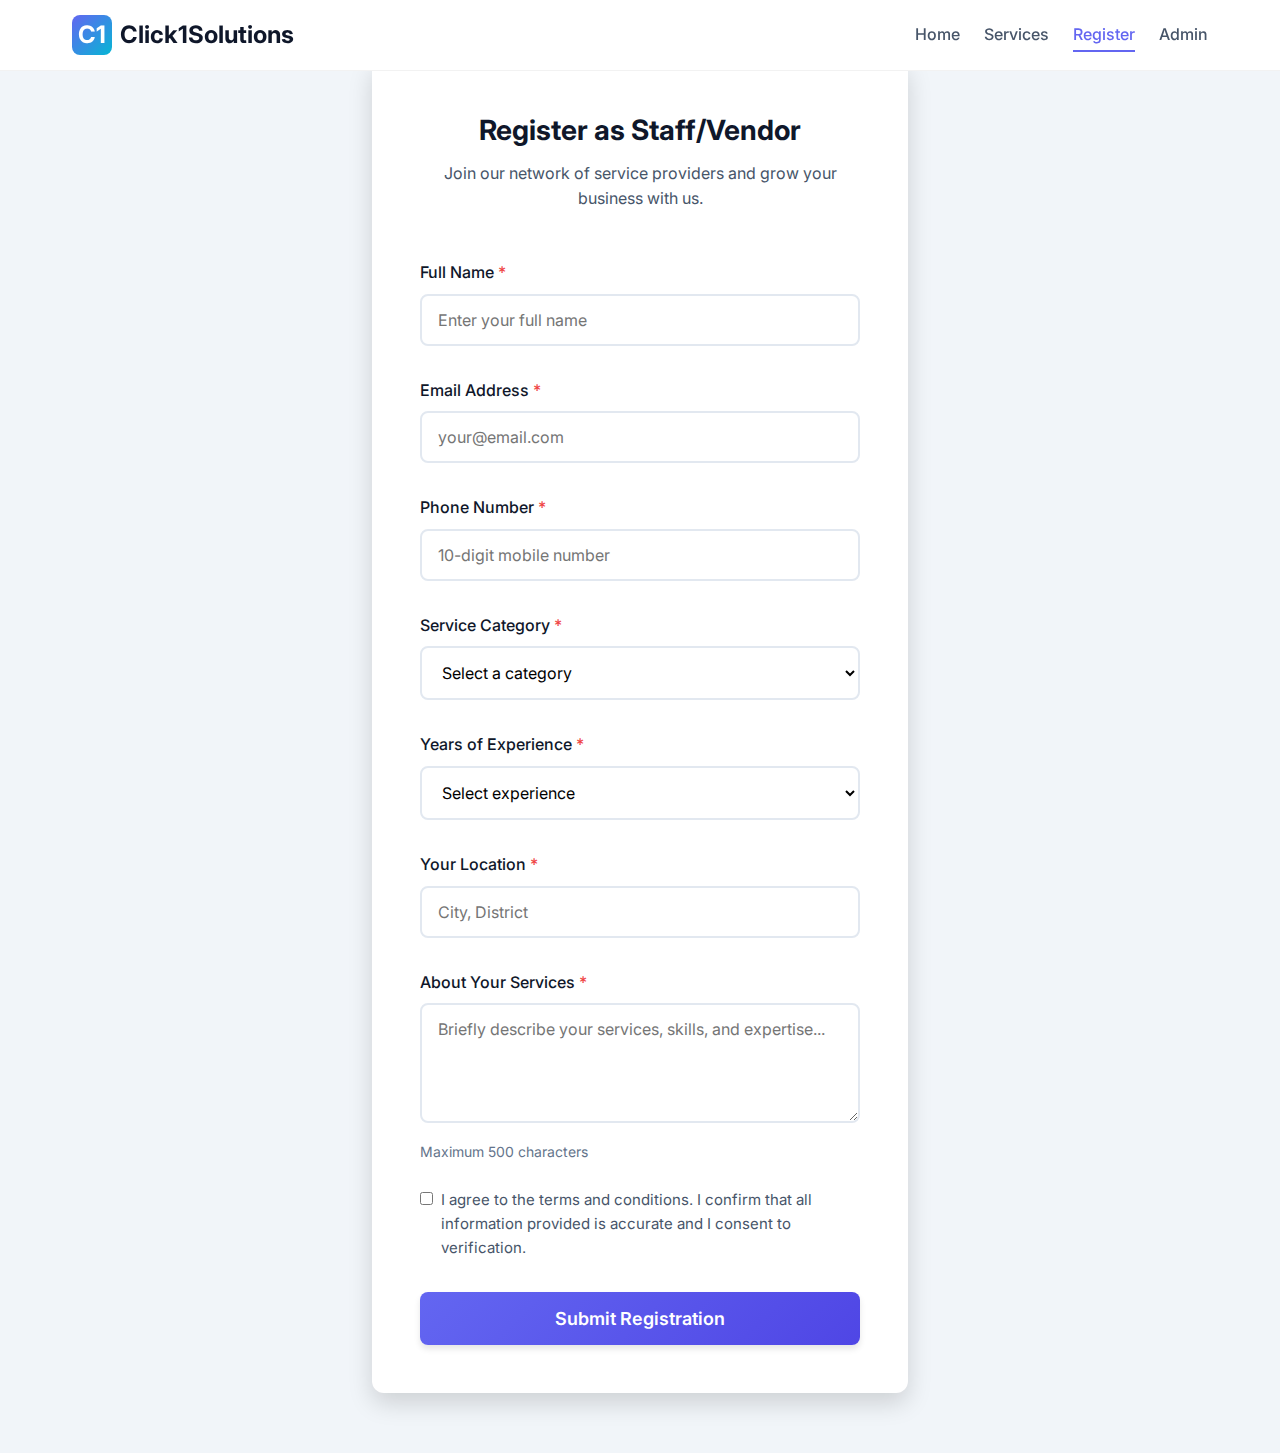
<file: staff-register.html>
<!DOCTYPE html>
<html lang="en">
<head>
    <meta charset="UTF-8">
    <meta name="viewport" content="width=device-width, initial-scale=1.0">
    <meta name="description" content="Register as a staff member or vendor with Click1Solutions. Join our network of service providers.">
    <meta name="theme-color" content="#6366f1">
    <link rel="manifest" href="manifest.json">
    <title>Register as Staff/Vendor | Click1Solutions Pvt. Ltd.</title>
    <link rel="stylesheet" href="style.css">
</head>
<body>
    <!-- Header -->
    <header class="header" id="header">
        <div class="container header-inner">
            <a href="index.html" class="logo">
                <div class="logo-icon">C1</div>
                <span>Click1Solutions</span>
            </a>
            
            <nav class="nav">
                <ul class="nav-list">
                    <li><a href="index.html" class="nav-link">Home</a></li>
                    <li><a href="services.html" class="nav-link">Services</a></li>
                    <li><a href="staff-register.html" class="nav-link active">Register</a></li>
                    <li><a href="admin-login.html" class="nav-link">Admin</a></li>
                </ul>
            </nav>
            
            <button class="menu-toggle" id="menuToggle" aria-label="Toggle menu">
                <span></span>
                <span></span>
                <span></span>
            </button>
        </div>
    </header>
    
    <!-- Mobile Navigation -->
    <nav class="mobile-nav" id="mobileNav">
        <ul class="mobile-nav-list">
            <li class="mobile-nav-item"><a href="index.html" class="mobile-nav-link">Home</a></li>
            <li class="mobile-nav-item"><a href="services.html" class="mobile-nav-link">Services</a></li>
            <li class="mobile-nav-item"><a href="construction.html" class="mobile-nav-link">Construction</a></li>
            <li class="mobile-nav-item"><a href="food.html" class="mobile-nav-link">Food Services</a></li>
            <li class="mobile-nav-item"><a href="travel.html" class="mobile-nav-link">Travel</a></li>
            <li class="mobile-nav-item"><a href="gst.html" class="mobile-nav-link">GST Services</a></li>
            <li class="mobile-nav-item"><a href="marketing.html" class="mobile-nav-link">Marketing</a></li>
            <li class="mobile-nav-item"><a href="it.html" class="mobile-nav-link">IT Solutions</a></li>
            <li class="mobile-nav-item"><a href="staff-register.html" class="mobile-nav-link">Register</a></li>
            <li class="mobile-nav-item"><a href="admin-login.html" class="mobile-nav-link">Admin</a></li>
        </ul>
    </nav>
    
    <!-- Form Section -->
    <section class="form-section">
        <div class="container form-container">
            <div class="form-card">
                <h2>Register as Staff/Vendor</h2>
                <p>Join our network of service providers and grow your business with us.</p>
                
                <form id="staffRegisterForm" novalidate>
                    <!-- Full Name -->
                    <div class="form-group">
                        <label for="fullName" class="form-label required">Full Name</label>
                        <input 
                            type="text" 
                            id="fullName" 
                            name="fullName" 
                            class="form-input" 
                            placeholder="Enter your full name"
                            required
                            maxlength="100"
                        >
                        <div class="form-error" id="fullNameError"></div>
                    </div>
                    
                    <!-- Email -->
                    <div class="form-group">
                        <label for="email" class="form-label required">Email Address</label>
                        <input 
                            type="email" 
                            id="email" 
                            name="email" 
                            class="form-input" 
                            placeholder="your@email.com"
                            required
                            maxlength="100"
                        >
                        <div class="form-error" id="emailError"></div>
                    </div>
                    
                    <!-- Phone -->
                    <div class="form-group">
                        <label for="phone" class="form-label required">Phone Number</label>
                        <input 
                            type="tel" 
                            id="phone" 
                            name="phone" 
                            class="form-input" 
                            placeholder="10-digit mobile number"
                            required
                            maxlength="10"
                            inputmode="numeric"
                        >
                        <div class="form-error" id="phoneError"></div>
                    </div>
                    
                    <!-- Service Category -->
                    <div class="form-group">
                        <label for="serviceCategory" class="form-label required">Service Category</label>
                        <select id="serviceCategory" name="serviceCategory" class="form-select" required>
                            <option value="">Select a category</option>
                            <option value="construction">Construction</option>
                            <option value="food">Food Services</option>
                            <option value="travel">Travel & Tourism</option>
                            <option value="gst">GST & Tax Services</option>
                            <option value="marketing">Digital Marketing</option>
                            <option value="it">IT Solutions</option>
                            <option value="other">Other</option>
                        </select>
                        <div class="form-error" id="serviceCategoryError"></div>
                    </div>
                    
                    <!-- Other Service (hidden by default) -->
                    <div class="form-group" id="otherServiceGroup" style="display: none;">
                        <label for="otherService" class="form-label required">Specify Service</label>
                        <input 
                            type="text" 
                            id="otherService" 
                            name="otherService" 
                            class="form-input" 
                            placeholder="Enter your service type"
                            maxlength="100"
                        >
                        <div class="form-error" id="otherServiceError"></div>
                    </div>
                    
                    <!-- Experience -->
                    <div class="form-group">
                        <label for="experience" class="form-label required">Years of Experience</label>
                        <select id="experience" name="experience" class="form-select" required>
                            <option value="">Select experience</option>
                            <option value="0-1">Less than 1 year</option>
                            <option value="1-3">1-3 years</option>
                            <option value="3-5">3-5 years</option>
                            <option value="5-10">5-10 years</option>
                            <option value="10+">More than 10 years</option>
                        </select>
                        <div class="form-error" id="experienceError"></div>
                    </div>
                    
                    <!-- Location -->
                    <div class="form-group">
                        <label for="location" class="form-label required">Your Location</label>
                        <input 
                            type="text" 
                            id="location" 
                            name="location" 
                            class="form-input" 
                            placeholder="City, District"
                            required
                            maxlength="150"
                        >
                        <div class="form-error" id="locationError"></div>
                    </div>
                    
                    <!-- Description -->
                    <div class="form-group">
                        <label for="description" class="form-label required">About Your Services</label>
                        <textarea 
                            id="description" 
                            name="description" 
                            class="form-textarea" 
                            placeholder="Briefly describe your services, skills, and expertise..."
                            required
                            maxlength="500"
                        ></textarea>
                        <div class="form-error" id="descriptionError"></div>
                        <small style="color: var(--gray); font-size: 0.875rem;">Maximum 500 characters</small>
                    </div>
                    
                    <!-- Terms -->
                    <div class="form-group">
                        <label style="display: flex; align-items: flex-start; gap: var(--space-sm); cursor: pointer;">
                            <input type="checkbox" id="terms" name="terms" required style="margin-top: 4px;">
                            <span style="font-size: 0.9375rem; color: var(--gray-dark);">
                                I agree to the terms and conditions. I confirm that all information 
                                provided is accurate and I consent to verification.
                            </span>
                        </label>
                        <div class="form-error" id="termsError"></div>
                    </div>
                    
                    <!-- Submit Button -->
                    <button type="submit" class="btn btn-primary btn-block btn-lg" id="submitBtn">
                        Submit Registration
                    </button>
                </form>
            </div>
        </div>
    </section>
    
    <!-- Success Modal -->
    <div class="modal-overlay" id="successModal">
        <div class="modal" style="max-width: 500px;">
            <div class="modal-header">
                <div class="modal-icon success">
                    <svg width="32" height="32" viewBox="0 0 24 24" fill="none" stroke="currentColor" stroke-width="2">
                        <polyline points="20 6 9 17 4 12"></polyline>
                    </svg>
                </div>
                <h3>Registration Submitted!</h3>
                <p>Your application has been received and is pending review. Our admin team will verify your information and contact you soon.</p>
            </div>
            <div style="padding: 0 var(--space-xl); margin-bottom: var(--space-lg);">
                <div style="background: rgba(99, 102, 241, 0.08); border: 2px dashed var(--primary); border-radius: var(--radius-md); padding: var(--space-lg); text-align: center;">
                    <p style="font-size: 0.875rem; color: var(--gray); margin-bottom: var(--space-sm);">Your Request ID</p>
                    <p id="requestIdDisplay" style="font-size: 1.5rem; font-weight: 700; color: var(--primary); font-family: monospace; letter-spacing: 1px;"></p>
                    <p style="font-size: 0.8125rem; color: var(--gray); margin-top: var(--space-sm);">Save this ID to cancel your request later</p>
                </div>
            </div>
            <div class="modal-footer" style="flex-direction: column; gap: var(--space-md);">
                <button class="btn btn-primary btn-block" onclick="closeModal()">OK, Got it</button>
                <a href="cancel-request.html" class="btn btn-outline btn-block btn-sm">Need to cancel? Click here</a>
            </div>
        </div>
    </div>
    
    <!-- Loading Overlay -->
    <div class="loading-overlay" id="loadingOverlay">
        <div class="spinner"></div>
        <p>Submitting your registration...</p>
    </div>
    
    <!-- Toast Container -->
    <div class="toast-container" id="toastContainer"></div>
    
    <script src="security.js"></script>
    <script src="script.js"></script>
    <script>
        // Staff Registration Form Handler
        (function() {
            const form = document.getElementById('staffRegisterForm');
            const serviceCategory = document.getElementById('serviceCategory');
            const otherServiceGroup = document.getElementById('otherServiceGroup');
            const successModal = document.getElementById('successModal');
            const loadingOverlay = document.getElementById('loadingOverlay');
            
            // Show/hide other service field
            serviceCategory.addEventListener('change', function() {
                if (this.value === 'other') {
                    otherServiceGroup.style.display = 'block';
                    document.getElementById('otherService').required = true;
                } else {
                    otherServiceGroup.style.display = 'none';
                    document.getElementById('otherService').required = false;
                }
            });
            
            // Form validation
            function validateForm() {
                let isValid = true;
                
                // Reset errors
                document.querySelectorAll('.form-error').forEach(el => el.textContent = '');
                document.querySelectorAll('.form-input, .form-select, .form-textarea').forEach(el => {
                    el.classList.remove('error');
                });
                
                // Full Name
                const fullName = document.getElementById('fullName').value.trim();
                if (!fullName) {
                    showError('fullName', 'Full name is required');
                    isValid = false;
                } else if (fullName.length < 3) {
                    showError('fullName', 'Name must be at least 3 characters');
                    isValid = false;
                } else if (!/^[a-zA-Z\s]+$/.test(fullName)) {
                    showError('fullName', 'Name should contain only letters and spaces');
                    isValid = false;
                }
                
                // Email
                const email = document.getElementById('email').value.trim();
                if (!email) {
                    showError('email', 'Email is required');
                    isValid = false;
                } else if (!SecurityModule.isValidEmail(email)) {
                    showError('email', 'Please enter a valid email address');
                    isValid = false;
                }
                
                // Phone
                const phone = document.getElementById('phone').value.trim();
                if (!phone) {
                    showError('phone', 'Phone number is required');
                    isValid = false;
                } else if (!SecurityModule.isValidPhone(phone)) {
                    showError('phone', 'Please enter a valid 10-digit mobile number');
                    isValid = false;
                }
                
                // Service Category
                if (!serviceCategory.value) {
                    showError('serviceCategory', 'Please select a service category');
                    isValid = false;
                }
                
                // Other Service
                if (serviceCategory.value === 'other') {
                    const otherService = document.getElementById('otherService').value.trim();
                    if (!otherService) {
                        showError('otherService', 'Please specify your service');
                        isValid = false;
                    }
                }
                
                // Experience
                if (!document.getElementById('experience').value) {
                    showError('experience', 'Please select your experience');
                    isValid = false;
                }
                
                // Location
                const location = document.getElementById('location').value.trim();
                if (!location) {
                    showError('location', 'Location is required');
                    isValid = false;
                } else if (location.length < 3) {
                    showError('location', 'Please enter a valid location');
                    isValid = false;
                }
                
                // Description
                const description = document.getElementById('description').value.trim();
                if (!description) {
                    showError('description', 'Please describe your services');
                    isValid = false;
                } else if (description.length < 20) {
                    showError('description', 'Description should be at least 20 characters');
                    isValid = false;
                }
                
                // Terms
                if (!document.getElementById('terms').checked) {
                    showError('terms', 'You must agree to the terms and conditions');
                    isValid = false;
                }
                
                return isValid;
            }
            
            function showError(fieldId, message) {
                const errorEl = document.getElementById(fieldId + 'Error');
                const inputEl = document.getElementById(fieldId);
                if (errorEl) {
                    errorEl.innerHTML = `
                        <svg width="16" height="16" viewBox="0 0 24 24" fill="none" stroke="currentColor" stroke-width="2">
                            <circle cx="12" cy="12" r="10"></circle>
                            <line x1="12" y1="8" x2="12" y2="12"></line>
                            <line x1="12" y1="16" x2="12.01" y2="16"></line>
                        </svg>
                        ${SecurityModule.sanitizeInput(message)}
                    `;
                }
                if (inputEl && inputEl.classList) {
                    inputEl.classList.add('error');
                }
            }
            
            // Form submission
            form.addEventListener('submit', async function(e) {
                e.preventDefault();
                
                if (!validateForm()) {
                    return;
                }
                
                // Show loading
                loadingOverlay.classList.add('active');
                
                // Generate request ID
                const requestId = 'req_' + Date.now();
                
                // Collect form data
                const formData = {
                    id: requestId,
                    fullName: SecurityModule.sanitizeInput(document.getElementById('fullName').value.trim()),
                    email: SecurityModule.sanitizeInput(document.getElementById('email').value.trim()),
                    phone: SecurityModule.sanitizeInput(document.getElementById('phone').value.trim()),
                    serviceCategory: serviceCategory.value,
                    otherService: serviceCategory.value === 'other' 
                        ? SecurityModule.sanitizeInput(document.getElementById('otherService').value.trim())
                        : '',
                    experience: document.getElementById('experience').value,
                    location: SecurityModule.sanitizeInput(document.getElementById('location').value.trim()),
                    description: SecurityModule.sanitizeInput(document.getElementById('description').value.trim()),
                    status: 'pending',
                    submittedAt: new Date().toISOString()
                };
                
                try {
                    // Get existing requests
                    let requests = await SecurityModule.secureRetrieve('staffRequests') || [];
                    
                    // Add new request
                    requests.push(formData);
                    
                    // Save encrypted data
                    await SecurityModule.secureStore('staffRequests', requests);
                    
                    // Hide loading
                    loadingOverlay.classList.remove('active');
                    
                    // Display request ID
                    document.getElementById('requestIdDisplay').textContent = requestId;
                    
                    // Show success modal
                    successModal.classList.add('active');
                    
                    // Reset form
                    form.reset();
                    otherServiceGroup.style.display = 'none';
                    
                } catch (error) {
                    console.error('Error saving registration:', error);
                    loadingOverlay.classList.remove('active');
                    showToast('Error submitting registration. Please try again.', 'error');
                }
            });
            
            // Close modal function
            window.closeModal = function() {
                successModal.classList.remove('active');
            };
            
            // Close modal on overlay click
            successModal.addEventListener('click', function(e) {
                if (e.target === successModal) {
                    closeModal();
                }
            });
        })();
    </script>
</body>
</html>
</file>
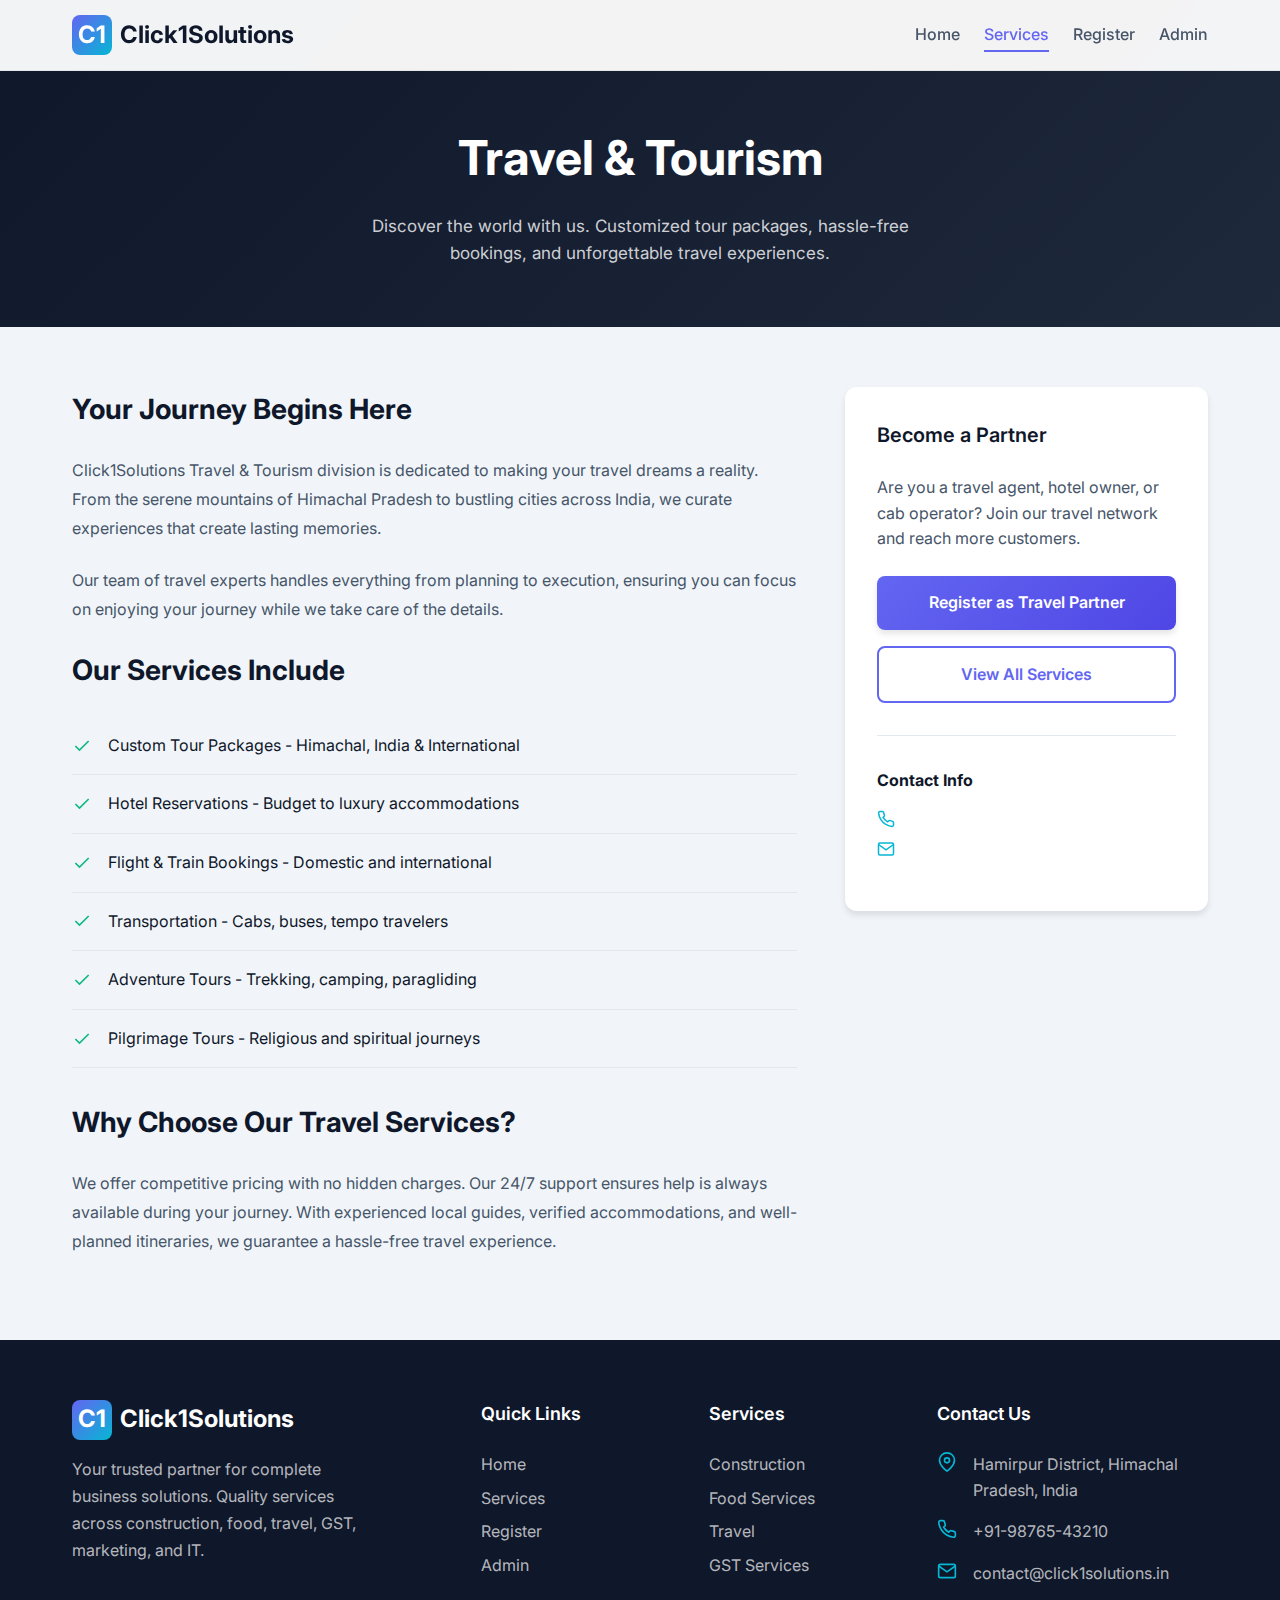
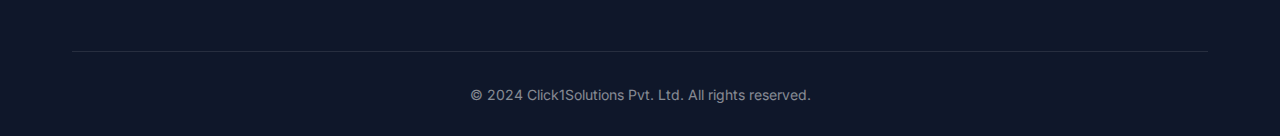
<file: travel.html>
<!DOCTYPE html>
<html lang="en">
<head>
    <meta charset="UTF-8">
    <meta name="viewport" content="width=device-width, initial-scale=1.0">
    <meta name="description" content="Travel and tourism services in Hamirpur, Himachal Pradesh. Tour packages, hotel bookings, flight reservations, and transportation.">
    <meta name="theme-color" content="#6366f1">
    <link rel="manifest" href="manifest.json">
    <title>Travel & Tourism | Click1Solutions Pvt. Ltd.</title>
    <link rel="stylesheet" href="style.css">
</head>
<body>
    <!-- Header -->
    <header class="header" id="header">
        <div class="container header-inner">
            <a href="index.html" class="logo">
                <div class="logo-icon">C1</div>
                <span>Click1Solutions</span>
            </a>
            
            <nav class="nav">
                <ul class="nav-list">
                    <li><a href="index.html" class="nav-link">Home</a></li>
                    <li><a href="services.html" class="nav-link active">Services</a></li>
                    <li><a href="staff-register.html" class="nav-link">Register</a></li>
                    <li><a href="admin-login.html" class="nav-link">Admin</a></li>
                </ul>
            </nav>
            
            <button class="menu-toggle" id="menuToggle" aria-label="Toggle menu">
                <span></span>
                <span></span>
                <span></span>
            </button>
        </div>
    </header>
    
    <!-- Mobile Navigation -->
    <nav class="mobile-nav" id="mobileNav">
        <ul class="mobile-nav-list">
            <li class="mobile-nav-item"><a href="index.html" class="mobile-nav-link">Home</a></li>
            <li class="mobile-nav-item"><a href="services.html" class="mobile-nav-link">Services</a></li>
            <li class="mobile-nav-item"><a href="construction.html" class="mobile-nav-link">Construction</a></li>
            <li class="mobile-nav-item"><a href="food.html" class="mobile-nav-link">Food Services</a></li>
            <li class="mobile-nav-item"><a href="travel.html" class="mobile-nav-link">Travel</a></li>
            <li class="mobile-nav-item"><a href="gst.html" class="mobile-nav-link">GST Services</a></li>
            <li class="mobile-nav-item"><a href="marketing.html" class="mobile-nav-link">Marketing</a></li>
            <li class="mobile-nav-item"><a href="it.html" class="mobile-nav-link">IT Solutions</a></li>
            <li class="mobile-nav-item"><a href="staff-register.html" class="mobile-nav-link">Register</a></li>
            <li class="mobile-nav-item"><a href="admin-login.html" class="mobile-nav-link">Admin</a></li>
        </ul>
    </nav>
    
    <!-- Page Header -->
    <section class="page-header">
        <div class="container">
            <h1 class="page-title">Travel & Tourism</h1>
            <p class="page-description">
                Discover the world with us. Customized tour packages, hassle-free bookings, 
                and unforgettable travel experiences.
            </p>
        </div>
    </section>
    
    <!-- Service Detail -->
    <section class="service-detail">
        <div class="container">
            <div class="service-detail-grid">
                <div class="service-detail-content">
                    <h2>Your Journey Begins Here</h2>
                    <p>
                        Click1Solutions Travel & Tourism division is dedicated to making your travel 
                        dreams a reality. From the serene mountains of Himachal Pradesh to bustling 
                        cities across India, we curate experiences that create lasting memories.
                    </p>
                    <p>
                        Our team of travel experts handles everything from planning to execution, 
                        ensuring you can focus on enjoying your journey while we take care of the details.
                    </p>
                    
                    <h2>Our Services Include</h2>
                    <ul class="service-features-list">
                        <li>
                            <svg width="20" height="20" viewBox="0 0 24 24" fill="none" stroke="currentColor" stroke-width="2">
                                <polyline points="20 6 9 17 4 12"></polyline>
                            </svg>
                            Custom Tour Packages - Himachal, India & International
                        </li>
                        <li>
                            <svg width="20" height="20" viewBox="0 0 24 24" fill="none" stroke="currentColor" stroke-width="2">
                                <polyline points="20 6 9 17 4 12"></polyline>
                            </svg>
                            Hotel Reservations - Budget to luxury accommodations
                        </li>
                        <li>
                            <svg width="20" height="20" viewBox="0 0 24 24" fill="none" stroke="currentColor" stroke-width="2">
                                <polyline points="20 6 9 17 4 12"></polyline>
                            </svg>
                            Flight & Train Bookings - Domestic and international
                        </li>
                        <li>
                            <svg width="20" height="20" viewBox="0 0 24 24" fill="none" stroke="currentColor" stroke-width="2">
                                <polyline points="20 6 9 17 4 12"></polyline>
                            </svg>
                            Transportation - Cabs, buses, tempo travelers
                        </li>
                        <li>
                            <svg width="20" height="20" viewBox="0 0 24 24" fill="none" stroke="currentColor" stroke-width="2">
                                <polyline points="20 6 9 17 4 12"></polyline>
                            </svg>
                            Adventure Tours - Trekking, camping, paragliding
                        </li>
                        <li>
                            <svg width="20" height="20" viewBox="0 0 24 24" fill="none" stroke="currentColor" stroke-width="2">
                                <polyline points="20 6 9 17 4 12"></polyline>
                            </svg>
                            Pilgrimage Tours - Religious and spiritual journeys
                        </li>
                    </ul>
                    
                    <h2>Why Choose Our Travel Services?</h2>
                    <p>
                        We offer competitive pricing with no hidden charges. Our 24/7 support ensures 
                        help is always available during your journey. With experienced local guides, 
                        verified accommodations, and well-planned itineraries, we guarantee a 
                        hassle-free travel experience.
                    </p>
                </div>
                
                <aside class="service-sidebar">
                    <h3>Become a Partner</h3>
                    <p style="color: var(--gray-dark); margin-bottom: var(--space-lg);">
                        Are you a travel agent, hotel owner, or cab operator? Join our travel network 
                        and reach more customers.
                    </p>
                    <a href="staff-register.html" class="btn btn-primary btn-block" style="margin-bottom: var(--space-md);">
                        Register as Travel Partner
                    </a>
                    <a href="services.html" class="btn btn-outline btn-block">
                        View All Services
                    </a>
                    
                    <div style="margin-top: var(--space-xl); padding-top: var(--space-xl); border-top: 1px solid var(--gray-light);">
                        <h4 style="font-size: 1rem; margin-bottom: var(--space-md);">Contact Info</h4>
                        <div class="footer-contact-item" style="margin-bottom: var(--space-sm);">
                            <svg width="18" height="18" viewBox="0 0 24 24" fill="none" stroke="currentColor" stroke-width="2">
                                <path d="M22 16.92v3a2 2 0 0 1-2.18 2 19.79 19.79 0 0 1-8.63-3.07 19.5 19.5 0 0 1-6-6 19.79 19.79 0 0 1-3.07-8.67A2 2 0 0 1 4.11 2h3a2 2 0 0 1 2 1.72 12.84 12.84 0 0 0 .7 2.81 2 2 0 0 1-.45 2.11L8.09 9.91a16 16 0 0 0 6 6l1.27-1.27a2 2 0 0 1 2.11-.45 12.84 12.84 0 0 0 2.81.7A2 2 0 0 1 22 16.92z"></path>
                            </svg>
                            <span style="font-size: 0.875rem;">+91-98765-43210</span>
                        </div>
                        <div class="footer-contact-item">
                            <svg width="18" height="18" viewBox="0 0 24 24" fill="none" stroke="currentColor" stroke-width="2">
                                <path d="M4 4h16c1.1 0 2 .9 2 2v12c0 1.1-.9 2-2 2H4c-1.1 0-2-.9-2-2V6c0-1.1.9-2 2-2z"></path>
                                <polyline points="22,6 12,13 2,6"></polyline>
                            </svg>
                            <span style="font-size: 0.875rem;">contact@click1solutions.in</span>
                        </div>
                    </div>
                </aside>
            </div>
        </div>
    </section>
    
    <!-- Footer -->
    <footer class="footer">
        <div class="container">
            <div class="footer-grid">
                <div class="footer-brand">
                    <div class="footer-logo">
                        <div class="logo-icon">C1</div>
                        <span>Click1Solutions</span>
                    </div>
                    <p class="footer-description">
                        Your trusted partner for complete business solutions. 
                        Quality services across construction, food, travel, GST, marketing, and IT.
                    </p>
                </div>
                
                <div>
                    <h4 class="footer-title">Quick Links</h4>
                    <ul class="footer-links">
                        <li class="footer-link"><a href="index.html">Home</a></li>
                        <li class="footer-link"><a href="services.html">Services</a></li>
                        <li class="footer-link"><a href="staff-register.html">Register</a></li>
                        <li class="footer-link"><a href="admin-login.html">Admin</a></li>
                    </ul>
                </div>
                
                <div>
                    <h4 class="footer-title">Services</h4>
                    <ul class="footer-links">
                        <li class="footer-link"><a href="construction.html">Construction</a></li>
                        <li class="footer-link"><a href="food.html">Food Services</a></li>
                        <li class="footer-link"><a href="travel.html">Travel</a></li>
                        <li class="footer-link"><a href="gst.html">GST Services</a></li>
                    </ul>
                </div>
                
                <div>
                    <h4 class="footer-title">Contact Us</h4>
                    <div class="footer-contact-item">
                        <svg width="20" height="20" viewBox="0 0 24 24" fill="none" stroke="currentColor" stroke-width="2">
                            <path d="M21 10c0 7-9 13-9 13s-9-6-9-13a9 9 0 0 1 18 0z"></path>
                            <circle cx="12" cy="10" r="3"></circle>
                        </svg>
                        <span>Hamirpur District, Himachal Pradesh, India</span>
                    </div>
                    <div class="footer-contact-item">
                        <svg width="20" height="20" viewBox="0 0 24 24" fill="none" stroke="currentColor" stroke-width="2">
                            <path d="M22 16.92v3a2 2 0 0 1-2.18 2 19.79 19.79 0 0 1-8.63-3.07 19.5 19.5 0 0 1-6-6 19.79 19.79 0 0 1-3.07-8.67A2 2 0 0 1 4.11 2h3a2 2 0 0 1 2 1.72 12.84 12.84 0 0 0 .7 2.81 2 2 0 0 1-.45 2.11L8.09 9.91a16 16 0 0 0 6 6l1.27-1.27a2 2 0 0 1 2.11-.45 12.84 12.84 0 0 0 2.81.7A2 2 0 0 1 22 16.92z"></path>
                        </svg>
                        <span>+91-98765-43210</span>
                    </div>
                    <div class="footer-contact-item">
                        <svg width="20" height="20" viewBox="0 0 24 24" fill="none" stroke="currentColor" stroke-width="2">
                            <path d="M4 4h16c1.1 0 2 .9 2 2v12c0 1.1-.9 2-2 2H4c-1.1 0-2-.9-2-2V6c0-1.1.9-2 2-2z"></path>
                            <polyline points="22,6 12,13 2,6"></polyline>
                        </svg>
                        <span>contact@click1solutions.in</span>
                    </div>
                </div>
            </div>
            
            <div class="footer-bottom">
                <p>&copy; 2024 Click1Solutions Pvt. Ltd. All rights reserved.</p>
            </div>
        </div>
    </footer>
    
    <script src="security.js"></script>
    <script src="script.js"></script>
</body>
</html>
</file>
<file: style.css>
/**
 * Click1Solutions - Main Stylesheet
 * =================================
 * Professional, modern, mobile-first design
 */

/* ==================== GOOGLE FONTS ==================== */
@import url('https://fonts.googleapis.com/css2?family=Inter:wght@300;400;500;600;700&family=Poppins:wght@400;500;600;700;800&display=swap');

/* ==================== CSS VARIABLES ==================== */
:root {
    /* Primary Colors - New Vibrant Scheme */
    --primary: #6366f1;
    --primary-dark: #4f46e5;
    --primary-light: #818cf8;
    --secondary: #06b6d4;
    --accent: #f43f5e;
    
    /* Neutral Colors - Warmer Tones */
    --dark: #0f172a;
    --dark-light: #1e293b;
    --gray-dark: #475569;
    --gray: #64748b;
    --gray-light: #e2e8f0;
    --light: #f1f5f9;
    --white: #ffffff;
    
    /* Status Colors */
    --success: #10b981;
    --warning: #f59e0b;
    --danger: #ef4444;
    --info: #3b82f6;
    --pending: #f97316;
    
    /* Typography - Modern Google Fonts */
    --font-primary: 'Inter', -apple-system, BlinkMacSystemFont, 'Segoe UI', Roboto, sans-serif;
    --font-heading: 'Poppins', -apple-system, BlinkMacSystemFont, 'Segoe UI', Roboto, sans-serif;
    
    /* Spacing */
    --space-xs: 0.25rem;
    --space-sm: 0.5rem;
    --space-md: 1rem;
    --space-lg: 1.5rem;
    --space-xl: 2rem;
    --space-2xl: 3rem;
    --space-3xl: 4rem;
    
    /* Border Radius */
    --radius-sm: 4px;
    --radius-md: 8px;
    --radius-lg: 12px;
    --radius-xl: 16px;
    --radius-full: 50%;
    
    /* Shadows */
    --shadow-sm: 0 1px 2px rgba(0,0,0,0.05);
    --shadow-md: 0 4px 6px rgba(0,0,0,0.1);
    --shadow-lg: 0 10px 25px rgba(0,0,0,0.15);
    --shadow-xl: 0 20px 40px rgba(0,0,0,0.2);
    
    /* Transitions */
    --transition-fast: 0.15s ease;
    --transition-normal: 0.3s ease;
    --transition-slow: 0.5s ease;
    
    /* Container */
    --container-max: 1200px;
    --container-padding: 1rem;
}

/* ==================== RESET & BASE ==================== */
*, *::before, *::after {
    box-sizing: border-box;
    margin: 0;
    padding: 0;
}

html {
    font-size: 16px;
    scroll-behavior: smooth;
    -webkit-text-size-adjust: 100%;
}

body {
    font-family: var(--font-primary);
    font-size: 1rem;
    line-height: 1.6;
    color: var(--dark);
    background: var(--light);
    min-height: 100vh;
    overflow-x: hidden;
}

img {
    max-width: 100%;
    height: auto;
    display: block;
}

a {
    color: var(--primary);
    text-decoration: none;
    transition: color var(--transition-fast);
}

a:hover {
    color: var(--primary-dark);
}

button {
    cursor: pointer;
    font-family: inherit;
    border: none;
    background: none;
}

input, textarea, select {
    font-family: inherit;
    font-size: inherit;
}

/* ==================== UTILITY CLASSES ==================== */
.container {
    width: 100%;
    max-width: var(--container-max);
    margin: 0 auto;
    padding: 0 var(--container-padding);
}

.sr-only {
    position: absolute;
    width: 1px;
    height: 1px;
    padding: 0;
    margin: -1px;
    overflow: hidden;
    clip: rect(0, 0, 0, 0);
    white-space: nowrap;
    border: 0;
}

/* ==================== BUTTONS ==================== */
.btn {
    display: inline-flex;
    align-items: center;
    justify-content: center;
    gap: var(--space-sm);
    padding: 0.875rem 1.75rem;
    font-size: 1rem;
    font-weight: 600;
    border-radius: var(--radius-md);
    transition: all var(--transition-normal);
    cursor: pointer;
    min-height: 48px;
    touch-action: manipulation;
}

.btn-primary {
    background: linear-gradient(135deg, var(--primary) 0%, var(--primary-dark) 100%);
    color: var(--white);
    box-shadow: var(--shadow-md);
}

.btn-primary:hover {
    transform: translateY(-2px);
    box-shadow: var(--shadow-lg);
    color: var(--white);
}

.btn-primary:active {
    transform: translateY(0);
}

.btn-secondary {
    background: var(--secondary);
    color: var(--white);
    box-shadow: var(--shadow-md);
}

.btn-secondary:hover {
    background: #25b3a6;
    color: var(--white);
    transform: translateY(-2px);
}

.btn-outline {
    background: transparent;
    color: var(--primary);
    border: 2px solid var(--primary);
}

.btn-outline:hover {
    background: var(--primary);
    color: var(--white);
}

.btn-danger {
    background: var(--danger);
    color: var(--white);
}

.btn-danger:hover {
    background: #c82333;
    color: var(--white);
}

.btn-success {
    background: var(--success);
    color: var(--white);
}

.btn-sm {
    padding: 0.625rem 1.25rem;
    font-size: 0.875rem;
    min-height: 40px;
}

.btn-lg {
    padding: 1rem 2.5rem;
    font-size: 1.125rem;
}

.btn-block {
    width: 100%;
}

.btn:disabled {
    opacity: 0.6;
    cursor: not-allowed;
    transform: none !important;
}

/* ==================== FORMS ==================== */
.form-group {
    margin-bottom: var(--space-lg);
}

.form-label {
    display: block;
    margin-bottom: var(--space-sm);
    font-weight: 500;
    color: var(--dark);
}

.form-label.required::after {
    content: ' *';
    color: var(--danger);
}

.form-input,
.form-select,
.form-textarea {
    width: 100%;
    padding: 0.875rem 1rem;
    font-size: 1rem;
    border: 2px solid var(--gray-light);
    border-radius: var(--radius-md);
    background: var(--white);
    transition: all var(--transition-normal);
    min-height: 48px;
}

.form-input:focus,
.form-select:focus,
.form-textarea:focus {
    outline: none;
    border-color: var(--primary);
    box-shadow: 0 0 0 3px rgba(26, 95, 180, 0.1);
}

.form-input:disabled,
.form-select:disabled,
.form-textarea:disabled {
    background: var(--gray-light);
    cursor: not-allowed;
}

.form-input.error,
.form-select.error,
.form-textarea.error {
    border-color: var(--danger);
}

.form-error {
    display: flex;
    align-items: center;
    gap: var(--space-sm);
    margin-top: var(--space-sm);
    font-size: 0.875rem;
    color: var(--danger);
}

.form-textarea {
    min-height: 120px;
    resize: vertical;
}

/* ==================== HEADER ==================== */
.header {
    position: fixed;
    top: 0;
    left: 0;
    right: 0;
    z-index: 1000;
    background: rgba(255, 255, 255, 0.95);
    backdrop-filter: blur(10px);
    border-bottom: 1px solid rgba(0,0,0,0.05);
    transition: all var(--transition-normal);
}

.header.scrolled {
    box-shadow: var(--shadow-md);
}

.header-inner {
    display: flex;
    align-items: center;
    justify-content: space-between;
    height: 70px;
}

.logo {
    display: flex;
    align-items: center;
    gap: var(--space-sm);
    font-size: 1.5rem;
    font-weight: 700;
    color: var(--dark);
}

.logo-icon {
    width: 40px;
    height: 40px;
    background: linear-gradient(135deg, var(--primary) 0%, var(--secondary) 100%);
    border-radius: var(--radius-md);
    display: flex;
    align-items: center;
    justify-content: center;
    color: var(--white);
    font-weight: 700;
}

/* Navigation */
.nav {
    display: none;
}

.nav-list {
    display: flex;
    align-items: center;
    gap: var(--space-lg);
    list-style: none;
}

.nav-link {
    font-weight: 500;
    color: var(--gray-dark);
    padding: var(--space-sm) 0;
    position: relative;
}

.nav-link::after {
    content: '';
    position: absolute;
    bottom: 0;
    left: 0;
    width: 0;
    height: 2px;
    background: var(--primary);
    transition: width var(--transition-normal);
}

.nav-link:hover,
.nav-link.active {
    color: var(--primary);
}

.nav-link:hover::after,
.nav-link.active::after {
    width: 100%;
}

/* Mobile Menu Toggle */
.menu-toggle {
    display: flex;
    flex-direction: column;
    gap: 5px;
    padding: var(--space-sm);
    z-index: 1001;
}

.menu-toggle span {
    display: block;
    width: 25px;
    height: 3px;
    background: var(--dark);
    border-radius: 2px;
    transition: all var(--transition-normal);
}

.menu-toggle.active span:nth-child(1) {
    transform: rotate(45deg) translate(5px, 5px);
}

.menu-toggle.active span:nth-child(2) {
    opacity: 0;
}

.menu-toggle.active span:nth-child(3) {
    transform: rotate(-45deg) translate(6px, -6px);
}

/* Mobile Navigation */
.mobile-nav {
    position: fixed;
    top: 70px;
    left: 0;
    right: 0;
    bottom: 0;
    background: var(--white);
    padding: var(--space-xl);
    transform: translateX(100%);
    transition: transform var(--transition-normal);
    z-index: 999;
    overflow-y: auto;
}

.mobile-nav.active {
    transform: translateX(0);
}

.mobile-nav-list {
    list-style: none;
}

.mobile-nav-item {
    border-bottom: 1px solid var(--gray-light);
}

.mobile-nav-link {
    display: block;
    padding: var(--space-lg) 0;
    font-size: 1.125rem;
    font-weight: 500;
    color: var(--dark);
}

.mobile-nav-link:hover {
    color: var(--primary);
}

/* ==================== HERO SECTION ==================== */
.hero {
    position: relative;
    padding: 120px 0 80px;
    background: linear-gradient(135deg, var(--dark) 0%, var(--dark-light) 100%);
    color: var(--white);
    overflow: hidden;
}

.hero::before {
    content: '';
    position: absolute;
    top: 0;
    left: 0;
    right: 0;
    bottom: 0;
    background: url("data:image/svg+xml,%3Csvg width='60' height='60' viewBox='0 0 60 60' xmlns='http://www.w3.org/2000/svg'%3E%3Cg fill='none' fill-rule='evenodd'%3E%3Cg fill='%23ffffff' fill-opacity='0.03'%3E%3Cpath d='M36 34v-4h-2v4h-4v2h4v4h2v-4h4v-2h-4zm0-30V0h-2v4h-4v2h4v4h2V6h4V4h-4zM6 34v-4H4v4H0v2h4v4h2v-4h4v-2H6zM6 4V0H4v4H0v2h4v4h2V6h4V4H6z'/%3E%3C/g%3E%3C/g%3E%3C/svg%3E");
    opacity: 0.5;
}

.hero-content {
    position: relative;
    z-index: 1;
    text-align: center;
}

.hero-badge {
    display: inline-flex;
    align-items: center;
    gap: var(--space-sm);
    padding: var(--space-sm) var(--space-md);
    background: rgba(255,255,255,0.1);
    border-radius: var(--radius-full);
    font-size: 0.875rem;
    margin-bottom: var(--space-lg);
    backdrop-filter: blur(10px);
}

.hero-badge span {
    width: 8px;
    height: 8px;
    background: var(--success);
    border-radius: var(--radius-full);
    animation: pulse 2s infinite;
}

@keyframes pulse {
    0%, 100% { opacity: 1; }
    50% { opacity: 0.5; }
}

.hero-title {
    font-size: 2.5rem;
    font-weight: 800;
    line-height: 1.2;
    margin-bottom: var(--space-lg);
}

.hero-title span {
    background: linear-gradient(135deg, var(--secondary) 0%, var(--primary-light) 100%);
    -webkit-background-clip: text;
    -webkit-text-fill-color: transparent;
    background-clip: text;
}

.hero-description {
    font-size: 1.125rem;
    color: rgba(255,255,255,0.8);
    max-width: 600px;
    margin: 0 auto var(--space-xl);
}

.hero-buttons {
    display: flex;
    flex-direction: column;
    gap: var(--space-md);
    align-items: center;
}

.hero-location {
    display: flex;
    align-items: center;
    justify-content: center;
    gap: var(--space-sm);
    margin-top: var(--space-xl);
    padding: var(--space-md) var(--space-lg);
    background: rgba(255,255,255,0.05);
    border-radius: var(--radius-lg);
    font-size: 0.9375rem;
}

.hero-location svg {
    color: var(--secondary);
}

/* ==================== SECTIONS ==================== */
.section {
    padding: 80px 0;
}

.section-header {
    text-align: center;
    max-width: 600px;
    margin: 0 auto var(--space-3xl);
}

.section-label {
    display: inline-block;
    padding: var(--space-sm) var(--space-md);
    background: rgba(26, 95, 180, 0.1);
    color: var(--primary);
    border-radius: var(--radius-full);
    font-size: 0.875rem;
    font-weight: 600;
    text-transform: uppercase;
    letter-spacing: 1px;
    margin-bottom: var(--space-md);
}

.section-title {
    font-size: 2rem;
    font-weight: 700;
    color: var(--dark);
    margin-bottom: var(--space-md);
}

.section-description {
    font-size: 1.0625rem;
    color: var(--gray-dark);
}

/* ==================== SERVICE CARDS ==================== */
.services-grid {
    display: grid;
    grid-template-columns: 1fr;
    gap: var(--space-xl);
}

.service-card {
    background: var(--white);
    border-radius: var(--radius-lg);
    padding: var(--space-xl);
    box-shadow: var(--shadow-md);
    transition: all var(--transition-normal);
    border: 1px solid var(--gray-light);
}

.service-card:hover {
    transform: translateY(-5px);
    box-shadow: var(--shadow-lg);
    border-color: var(--primary-light);
}

.service-icon {
    width: 60px;
    height: 60px;
    background: linear-gradient(135deg, var(--primary) 0%, var(--primary-light) 100%);
    border-radius: var(--radius-md);
    display: flex;
    align-items: center;
    justify-content: center;
    margin-bottom: var(--space-lg);
}

.service-icon svg {
    width: 28px;
    height: 28px;
    color: var(--white);
}

.service-title {
    font-size: 1.25rem;
    font-weight: 600;
    color: var(--dark);
    margin-bottom: var(--space-sm);
}

.service-description {
    color: var(--gray-dark);
    margin-bottom: var(--space-lg);
    line-height: 1.7;
}

.service-link {
    display: inline-flex;
    align-items: center;
    gap: var(--space-sm);
    font-weight: 600;
    color: var(--primary);
}

.service-link svg {
    transition: transform var(--transition-fast);
}

.service-link:hover svg {
    transform: translateX(4px);
}

/* ==================== FEATURES ==================== */
.features-section {
    background: var(--white);
}

.features-grid {
    display: grid;
    grid-template-columns: 1fr;
    gap: var(--space-xl);
}

.feature-item {
    display: flex;
    gap: var(--space-lg);
    padding: var(--space-lg);
    border-radius: var(--radius-lg);
    transition: background var(--transition-normal);
}

.feature-item:hover {
    background: var(--light);
}

.feature-icon {
    flex-shrink: 0;
    width: 50px;
    height: 50px;
    background: rgba(46, 196, 182, 0.1);
    border-radius: var(--radius-md);
    display: flex;
    align-items: center;
    justify-content: center;
}

.feature-icon svg {
    width: 24px;
    height: 24px;
    color: var(--secondary);
}

.feature-content h3 {
    font-size: 1.125rem;
    font-weight: 600;
    color: var(--dark);
    margin-bottom: var(--space-sm);
}

.feature-content p {
    color: var(--gray-dark);
    font-size: 0.9375rem;
}

/* ==================== CTA SECTION ==================== */
.cta-section {
    background: linear-gradient(135deg, var(--primary) 0%, var(--primary-dark) 100%);
    color: var(--white);
    text-align: center;
    padding: 80px 0;
}

.cta-title {
    font-size: 2rem;
    font-weight: 700;
    margin-bottom: var(--space-md);
}

.cta-description {
    font-size: 1.125rem;
    opacity: 0.9;
    max-width: 500px;
    margin: 0 auto var(--space-xl);
}

.cta-buttons {
    display: flex;
    flex-direction: column;
    gap: var(--space-md);
    align-items: center;
}

.cta-section .btn-outline {
    border-color: var(--white);
    color: var(--white);
}

.cta-section .btn-outline:hover {
    background: var(--white);
    color: var(--primary);
}

/* ==================== FOOTER ==================== */
.footer {
    background: var(--dark);
    color: var(--white);
    padding: 60px 0 30px;
}

.footer-grid {
    display: grid;
    grid-template-columns: 1fr;
    gap: var(--space-2xl);
    margin-bottom: var(--space-2xl);
}

.footer-brand {
    max-width: 300px;
}

.footer-logo {
    display: flex;
    align-items: center;
    gap: var(--space-sm);
    font-size: 1.5rem;
    font-weight: 700;
    margin-bottom: var(--space-md);
}

.footer-description {
    color: rgba(255,255,255,0.7);
    line-height: 1.7;
}

.footer-title {
    font-size: 1.125rem;
    font-weight: 600;
    margin-bottom: var(--space-lg);
}

.footer-links {
    list-style: none;
}

.footer-link {
    margin-bottom: var(--space-sm);
}

.footer-link a {
    color: rgba(255,255,255,0.7);
    transition: color var(--transition-fast);
}

.footer-link a:hover {
    color: var(--white);
}

.footer-contact-item {
    display: flex;
    align-items: flex-start;
    gap: var(--space-md);
    margin-bottom: var(--space-md);
    color: rgba(255,255,255,0.7);
}

.footer-contact-item svg {
    flex-shrink: 0;
    color: var(--secondary);
}

.footer-bottom {
    padding-top: var(--space-xl);
    border-top: 1px solid rgba(255,255,255,0.1);
    text-align: center;
    color: rgba(255,255,255,0.5);
    font-size: 0.875rem;
}

/* ==================== PAGE HEADER ==================== */
.page-header {
    padding: 120px 0 60px;
    background: linear-gradient(135deg, var(--dark) 0%, var(--dark-light) 100%);
    color: var(--white);
    text-align: center;
}

.page-title {
    font-size: 2.25rem;
    font-weight: 700;
    margin-bottom: var(--space-md);
}

.page-description {
    font-size: 1.0625rem;
    color: rgba(255,255,255,0.8);
    max-width: 600px;
    margin: 0 auto;
}

/* ==================== SERVICE PAGE ==================== */
.service-detail {
    padding: 60px 0;
}

.service-detail-grid {
    display: grid;
    grid-template-columns: 1fr;
    gap: var(--space-2xl);
}

.service-detail-content h2 {
    font-size: 1.75rem;
    font-weight: 700;
    color: var(--dark);
    margin-bottom: var(--space-lg);
}

.service-detail-content p {
    color: var(--gray-dark);
    margin-bottom: var(--space-lg);
    line-height: 1.8;
}

.service-features-list {
    list-style: none;
    margin-bottom: var(--space-xl);
}

.service-features-list li {
    display: flex;
    align-items: center;
    gap: var(--space-md);
    padding: var(--space-md) 0;
    border-bottom: 1px solid var(--gray-light);
}

.service-features-list li svg {
    color: var(--success);
    flex-shrink: 0;
}

.service-sidebar {
    background: var(--white);
    border-radius: var(--radius-lg);
    padding: var(--space-xl);
    box-shadow: var(--shadow-md);
    height: fit-content;
}

.service-sidebar h3 {
    font-size: 1.25rem;
    font-weight: 600;
    margin-bottom: var(--space-lg);
    color: var(--dark);
}

/* ==================== FORM PAGE ==================== */
.form-section {
    padding: 60px 0;
    min-height: calc(100vh - 70px);
}

.form-container {
    max-width: 600px;
    margin: 0 auto;
}

.form-card {
    background: var(--white);
    border-radius: var(--radius-lg);
    padding: var(--space-2xl);
    box-shadow: var(--shadow-lg);
}

.form-card h2 {
    font-size: 1.75rem;
    font-weight: 700;
    text-align: center;
    margin-bottom: var(--space-sm);
    color: var(--dark);
}

.form-card > p {
    text-align: center;
    color: var(--gray-dark);
    margin-bottom: var(--space-2xl);
}

/* ==================== ADMIN LOGIN ==================== */
.admin-login {
    min-height: 100vh;
    display: flex;
    align-items: center;
    justify-content: center;
    padding: var(--space-lg);
    background: linear-gradient(135deg, var(--dark) 0%, var(--dark-light) 100%);
}

.login-card {
    width: 100%;
    max-width: 420px;
    background: var(--white);
    border-radius: var(--radius-xl);
    padding: var(--space-2xl);
    box-shadow: var(--shadow-xl);
}

.login-header {
    text-align: center;
    margin-bottom: var(--space-xl);
}

.login-logo {
    width: 70px;
    height: 70px;
    background: linear-gradient(135deg, var(--primary) 0%, var(--secondary) 100%);
    border-radius: var(--radius-lg);
    display: flex;
    align-items: center;
    justify-content: center;
    margin: 0 auto var(--space-lg);
}

.login-logo svg {
    width: 32px;
    height: 32px;
    color: var(--white);
}

.login-header h1 {
    font-size: 1.5rem;
    font-weight: 700;
    color: var(--dark);
    margin-bottom: var(--space-sm);
}

.login-header p {
    color: var(--gray);
    font-size: 0.9375rem;
}

.login-error {
    display: flex;
    align-items: center;
    gap: var(--space-sm);
    padding: var(--space-md);
    background: rgba(220, 53, 69, 0.1);
    border-radius: var(--radius-md);
    color: var(--danger);
    font-size: 0.9375rem;
    margin-bottom: var(--space-lg);
}

.login-error.hidden {
    display: none;
}

/* ==================== ADMIN DASHBOARD ==================== */
.admin-header {
    background: var(--white);
    border-bottom: 1px solid var(--gray-light);
    padding: var(--space-md) 0;
}

.admin-header-inner {
    display: flex;
    align-items: center;
    justify-content: space-between;
}

.admin-logo {
    font-size: 1.25rem;
    font-weight: 700;
    color: var(--dark);
}

.admin-user {
    display: flex;
    align-items: center;
    gap: var(--space-md);
}

.admin-user span {
    display: none;
    color: var(--gray-dark);
    font-size: 0.9375rem;
}

.admin-main {
    padding: 40px 0;
    min-height: calc(100vh - 130px);
    background: var(--light);
}

.dashboard-stats {
    display: grid;
    grid-template-columns: repeat(2, 1fr);
    gap: var(--space-lg);
    margin-bottom: var(--space-xl);
}

.stat-card {
    background: var(--white);
    border-radius: var(--radius-lg);
    padding: var(--space-lg);
    box-shadow: var(--shadow-sm);
}

.stat-value {
    font-size: 2rem;
    font-weight: 700;
    color: var(--dark);
}

.stat-label {
    font-size: 0.875rem;
    color: var(--gray);
    margin-top: var(--space-xs);
}

.stat-card.pending .stat-value { color: var(--pending); }
.stat-card.approved .stat-value { color: var(--success); }
.stat-card.rejected .stat-value { color: var(--danger); }
.stat-card.total .stat-value { color: var(--primary); }

.dashboard-section {
    background: var(--white);
    border-radius: var(--radius-lg);
    padding: var(--space-xl);
    box-shadow: var(--shadow-sm);
    margin-bottom: var(--space-xl);
}

.dashboard-section h2 {
    font-size: 1.25rem;
    font-weight: 600;
    margin-bottom: var(--space-lg);
    color: var(--dark);
}

/* Requests Table */
.requests-table-container {
    overflow-x: auto;
}

.requests-table {
    width: 100%;
    border-collapse: collapse;
    min-width: 600px;
}

.requests-table th,
.requests-table td {
    padding: var(--space-md);
    text-align: left;
    border-bottom: 1px solid var(--gray-light);
}

.requests-table th {
    font-weight: 600;
    color: var(--gray);
    font-size: 0.875rem;
    text-transform: uppercase;
    letter-spacing: 0.5px;
}

.requests-table td {
    color: var(--dark);
    font-size: 0.9375rem;
}

.requests-table tr:hover td {
    background: var(--light);
}

.status-badge {
    display: inline-flex;
    align-items: center;
    gap: var(--space-xs);
    padding: var(--space-xs) var(--space-sm);
    border-radius: var(--radius-full);
    font-size: 0.75rem;
    font-weight: 600;
    text-transform: uppercase;
}

.status-badge::before {
    content: '';
    width: 6px;
    height: 6px;
    border-radius: var(--radius-full);
}

.status-badge.pending {
    background: rgba(255, 152, 0, 0.1);
    color: var(--pending);
}

.status-badge.pending::before {
    background: var(--pending);
}

.status-badge.approved {
    background: rgba(40, 167, 69, 0.1);
    color: var(--success);
}

.status-badge.approved::before {
    background: var(--success);
}

.status-badge.rejected {
    background: rgba(220, 53, 69, 0.1);
    color: var(--danger);
}

.status-badge.rejected::before {
    background: var(--danger);
}

.action-buttons {
    display: flex;
    gap: var(--space-sm);
}

.action-btn {
    width: 32px;
    height: 32px;
    border-radius: var(--radius-sm);
    display: flex;
    align-items: center;
    justify-content: center;
    transition: all var(--transition-fast);
}

.action-btn.approve {
    background: rgba(40, 167, 69, 0.1);
    color: var(--success);
}

.action-btn.approve:hover {
    background: var(--success);
    color: var(--white);
}

.action-btn.reject {
    background: rgba(220, 53, 69, 0.1);
    color: var(--danger);
}

.action-btn.reject:hover {
    background: var(--danger);
    color: var(--white);
}

.empty-state {
    text-align: center;
    padding: var(--space-3xl) var(--space-xl);
}

.empty-state svg {
    width: 64px;
    height: 64px;
    color: var(--gray);
    margin-bottom: var(--space-lg);
}

.empty-state h3 {
    font-size: 1.125rem;
    font-weight: 600;
    color: var(--dark);
    margin-bottom: var(--space-sm);
}

.empty-state p {
    color: var(--gray);
}

/* ==================== ALERTS ==================== */
.alert {
    padding: var(--space-md) var(--space-lg);
    border-radius: var(--radius-md);
    margin-bottom: var(--space-lg);
    display: flex;
    align-items: center;
    gap: var(--space-md);
}

.alert-success {
    background: rgba(40, 167, 69, 0.1);
    color: var(--success);
    border: 1px solid rgba(40, 167, 69, 0.2);
}

.alert-error {
    background: rgba(220, 53, 69, 0.1);
    color: var(--danger);
    border: 1px solid rgba(220, 53, 69, 0.2);
}

.alert-info {
    background: rgba(23, 162, 184, 0.1);
    color: var(--info);
    border: 1px solid rgba(23, 162, 184, 0.2);
}

/* ==================== MODAL ==================== */
.modal-overlay {
    position: fixed;
    top: 0;
    left: 0;
    right: 0;
    bottom: 0;
    background: rgba(0,0,0,0.5);
    display: flex;
    align-items: center;
    justify-content: center;
    padding: var(--space-lg);
    z-index: 2000;
    opacity: 0;
    visibility: hidden;
    transition: all var(--transition-normal);
}

.modal-overlay.active {
    opacity: 1;
    visibility: visible;
}

.modal {
    background: var(--white);
    border-radius: var(--radius-lg);
    padding: var(--space-xl);
    max-width: 500px;
    width: 100%;
    max-height: 90vh;
    overflow-y: auto;
    transform: scale(0.9);
    transition: transform var(--transition-normal);
}

.modal-overlay.active .modal {
    transform: scale(1);
}

.modal-header {
    text-align: center;
    margin-bottom: var(--space-lg);
}

.modal-icon {
    width: 60px;
    height: 60px;
    border-radius: var(--radius-full);
    display: flex;
    align-items: center;
    justify-content: center;
    margin: 0 auto var(--space-md);
}

.modal-icon.success {
    background: rgba(40, 167, 69, 0.1);
    color: var(--success);
}

.modal-icon.error {
    background: rgba(220, 53, 69, 0.1);
    color: var(--danger);
}

.modal h3 {
    font-size: 1.25rem;
    font-weight: 600;
    color: var(--dark);
    margin-bottom: var(--space-sm);
}

.modal p {
    color: var(--gray-dark);
}

.modal-footer {
    margin-top: var(--space-xl);
}

/* ==================== LOADING ==================== */
.loading-overlay {
    position: fixed;
    top: 0;
    left: 0;
    right: 0;
    bottom: 0;
    background: rgba(255,255,255,0.9);
    display: flex;
    flex-direction: column;
    align-items: center;
    justify-content: center;
    z-index: 3000;
    opacity: 0;
    visibility: hidden;
    transition: all var(--transition-normal);
}

.loading-overlay.active {
    opacity: 1;
    visibility: visible;
}

.spinner {
    width: 50px;
    height: 50px;
    border: 4px solid var(--gray-light);
    border-top-color: var(--primary);
    border-radius: var(--radius-full);
    animation: spin 1s linear infinite;
}

@keyframes spin {
    to { transform: rotate(360deg); }
}

.loading-overlay p {
    margin-top: var(--space-lg);
    color: var(--gray-dark);
}

/* ==================== TOAST ==================== */
.toast-container {
    position: fixed;
    bottom: var(--space-lg);
    right: var(--space-lg);
    z-index: 4000;
    display: flex;
    flex-direction: column;
    gap: var(--space-sm);
}

.toast {
    padding: var(--space-md) var(--space-lg);
    border-radius: var(--radius-md);
    background: var(--dark);
    color: var(--white);
    display: flex;
    align-items: center;
    gap: var(--space-md);
    box-shadow: var(--shadow-lg);
    animation: slideIn 0.3s ease;
    min-width: 280px;
}

.toast.success { background: var(--success); }
.toast.error { background: var(--danger); }
.toast.info { background: var(--info); }

@keyframes slideIn {
    from {
        transform: translateX(100%);
        opacity: 0;
    }
    to {
        transform: translateX(0);
        opacity: 1;
    }
}

/* ==================== RESPONSIVE ==================== */
@media (min-width: 640px) {
    :root {
        --container-padding: 1.5rem;
    }
    
    .hero-title {
        font-size: 3rem;
    }
    
    .hero-buttons {
        flex-direction: row;
        justify-content: center;
    }
    
    .section-title {
        font-size: 2.25rem;
    }
    
    .services-grid {
        grid-template-columns: repeat(2, 1fr);
    }
    
    .features-grid {
        grid-template-columns: repeat(2, 1fr);
    }
    
    .cta-buttons {
        flex-direction: row;
        justify-content: center;
    }
    
    .footer-grid {
        grid-template-columns: repeat(2, 1fr);
    }
    
    .dashboard-stats {
        grid-template-columns: repeat(4, 1fr);
    }
    
    .admin-user span {
        display: block;
    }
}

@media (min-width: 768px) {
    :root {
        --container-padding: 2rem;
    }
    
    .menu-toggle {
        display: none;
    }
    
    .nav {
        display: block;
    }
    
    .mobile-nav {
        display: none;
    }
    
    .hero {
        padding: 150px 0 100px;
    }
    
    .hero-title {
        font-size: 3.5rem;
    }
    
    .section {
        padding: 100px 0;
    }
    
    .page-title {
        font-size: 3rem;
    }
    
    .service-detail-grid {
        grid-template-columns: 2fr 1fr;
    }
    
    .footer-grid {
        grid-template-columns: 2fr 1fr 1fr 1.5fr;
    }
}

@media (min-width: 1024px) {
    .services-grid {
        grid-template-columns: repeat(3, 1fr);
    }
    
    .features-grid {
        grid-template-columns: repeat(3, 1fr);
    }
}

/* ==================== PRINT ==================== */
@media print {
    .header,
    .footer,
    .menu-toggle,
    .btn {
        display: none !important;
    }
    
    .hero,
    .page-header {
        padding: 40px 0;
        background: var(--white) !important;
        color: var(--dark) !important;
    }
    
    .section {
        padding: 40px 0;
    }
}

/* ==================== REDUCED MOTION ==================== */
@media (prefers-reduced-motion: reduce) {
    *,
    *::before,
    *::after {
        animation-duration: 0.01ms !important;
        animation-iteration-count: 1 !important;
        transition-duration: 0.01ms !important;
    }
}

/* ==================== HIGH CONTRAST ==================== */
@media (prefers-contrast: high) {
    :root {
        --primary: #0047AB;
        --primary-dark: #003380;
        --dark: #000000;
        --gray-dark: #333333;
    }
}
</file>
